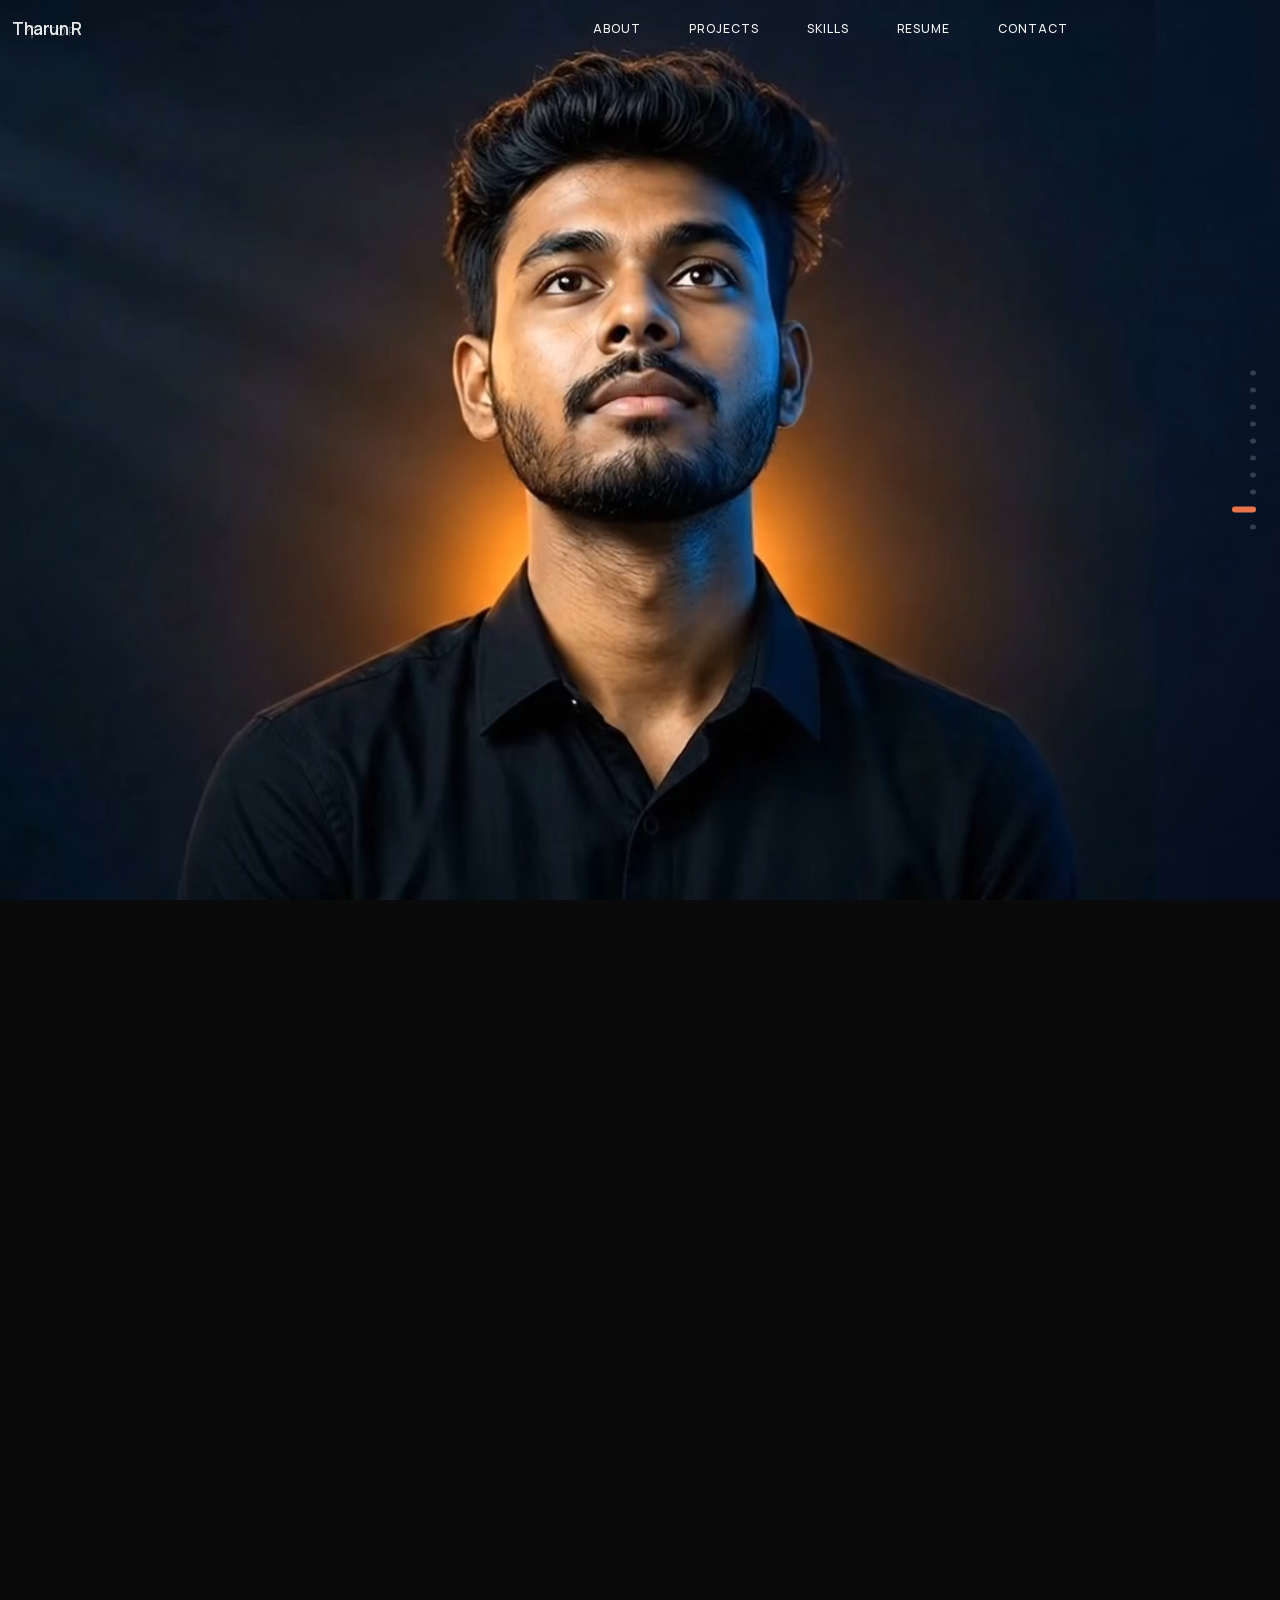
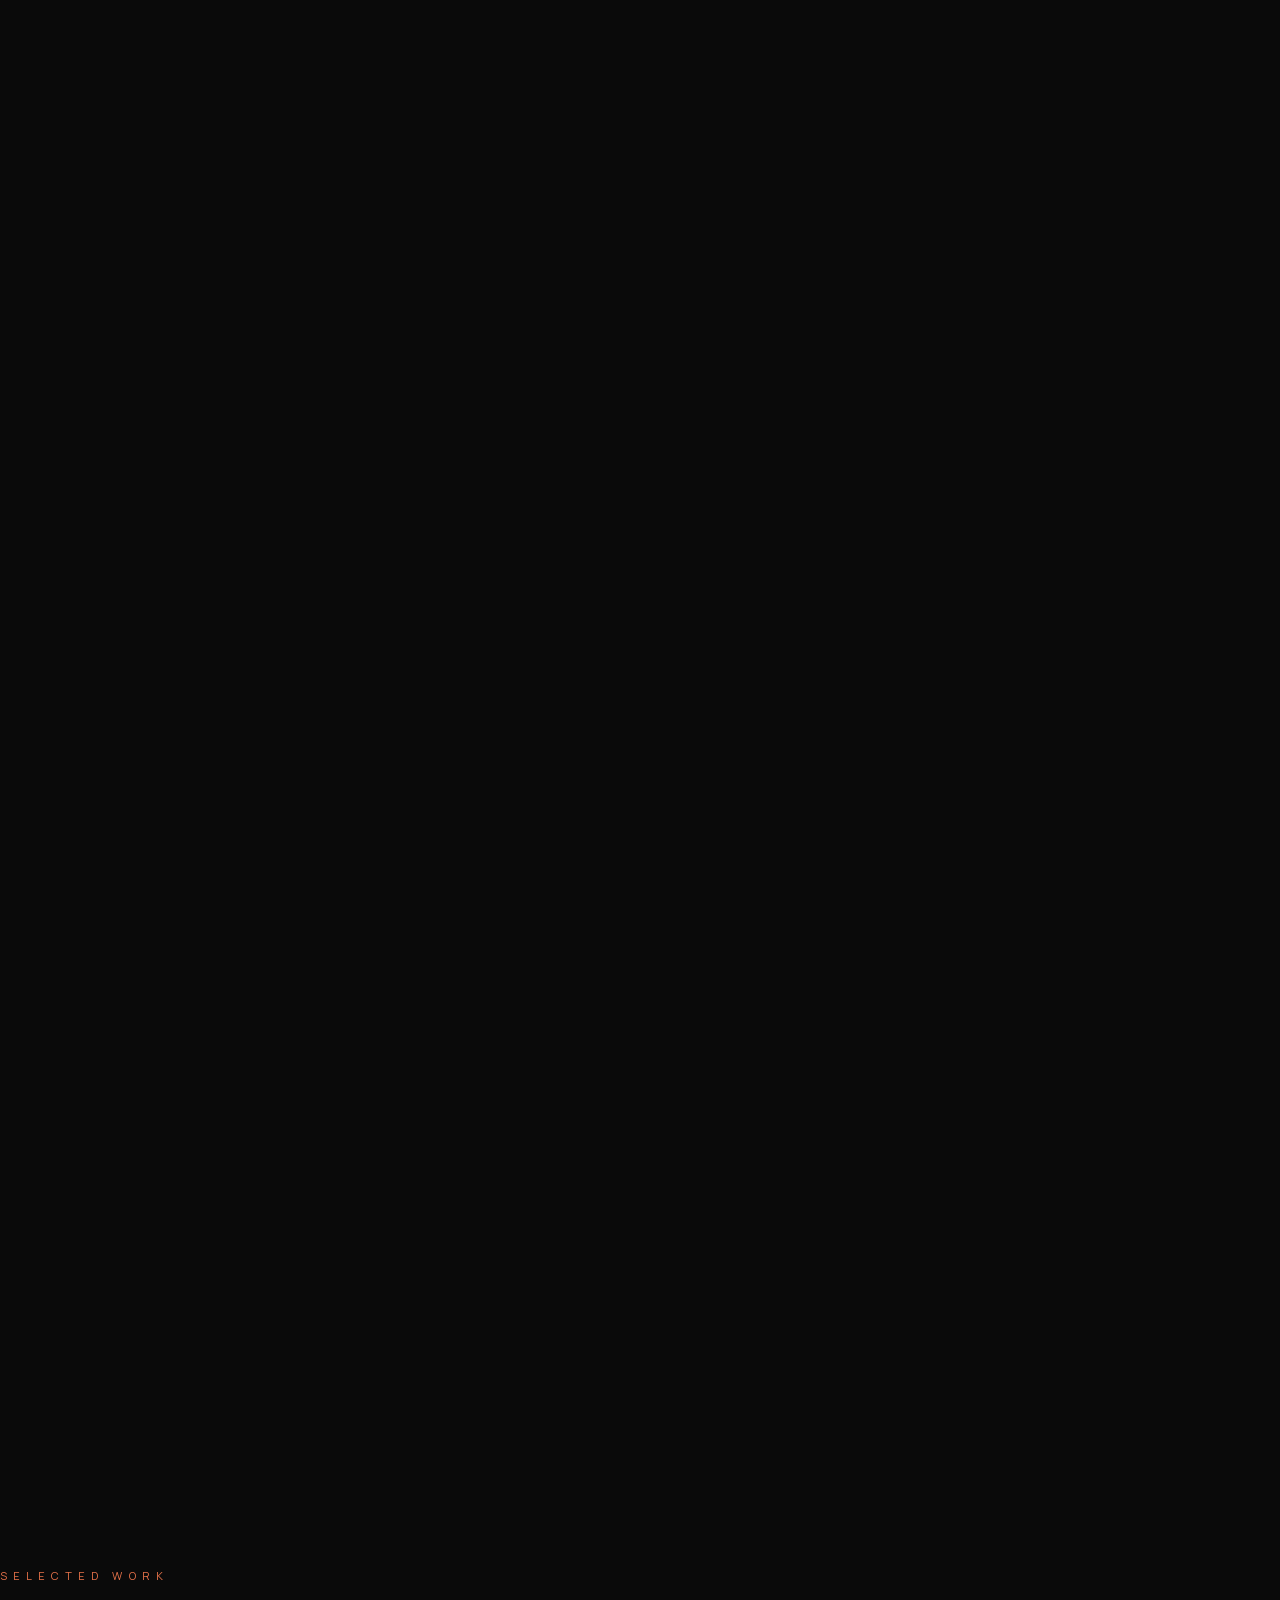
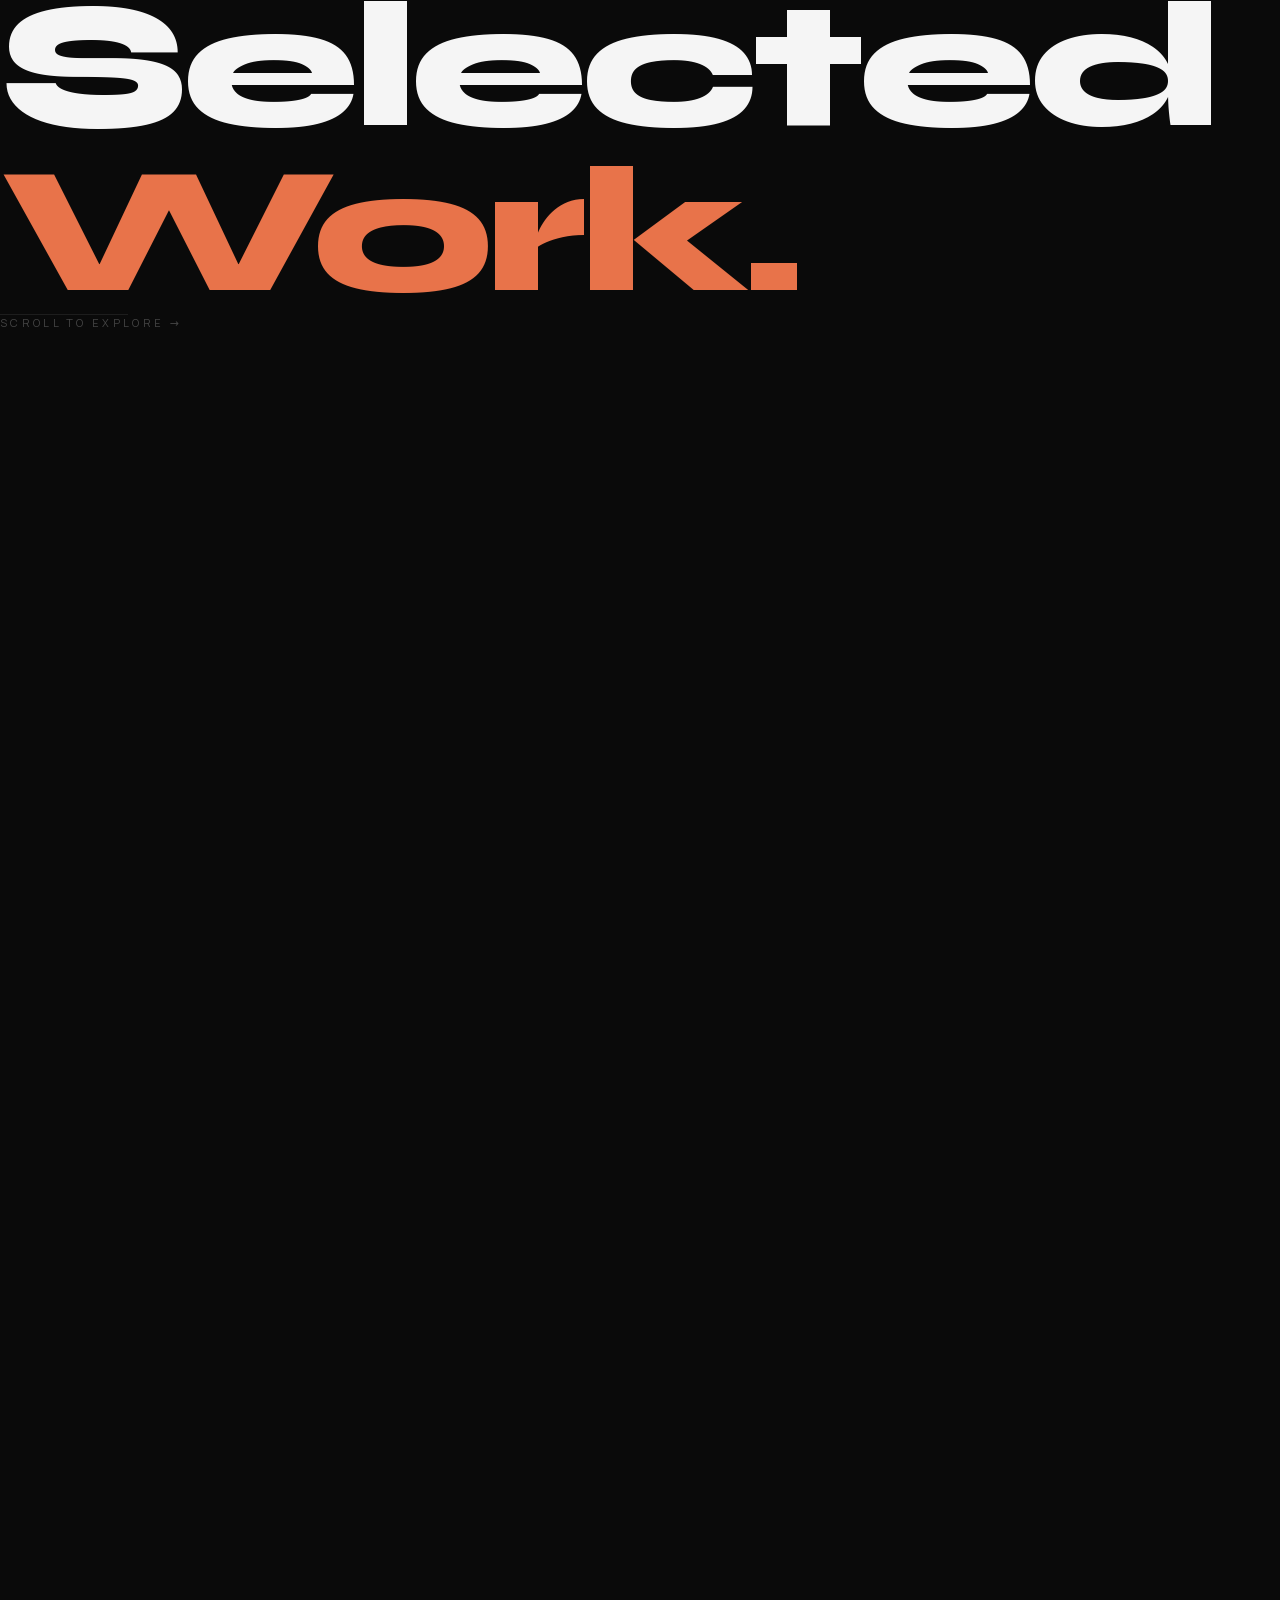
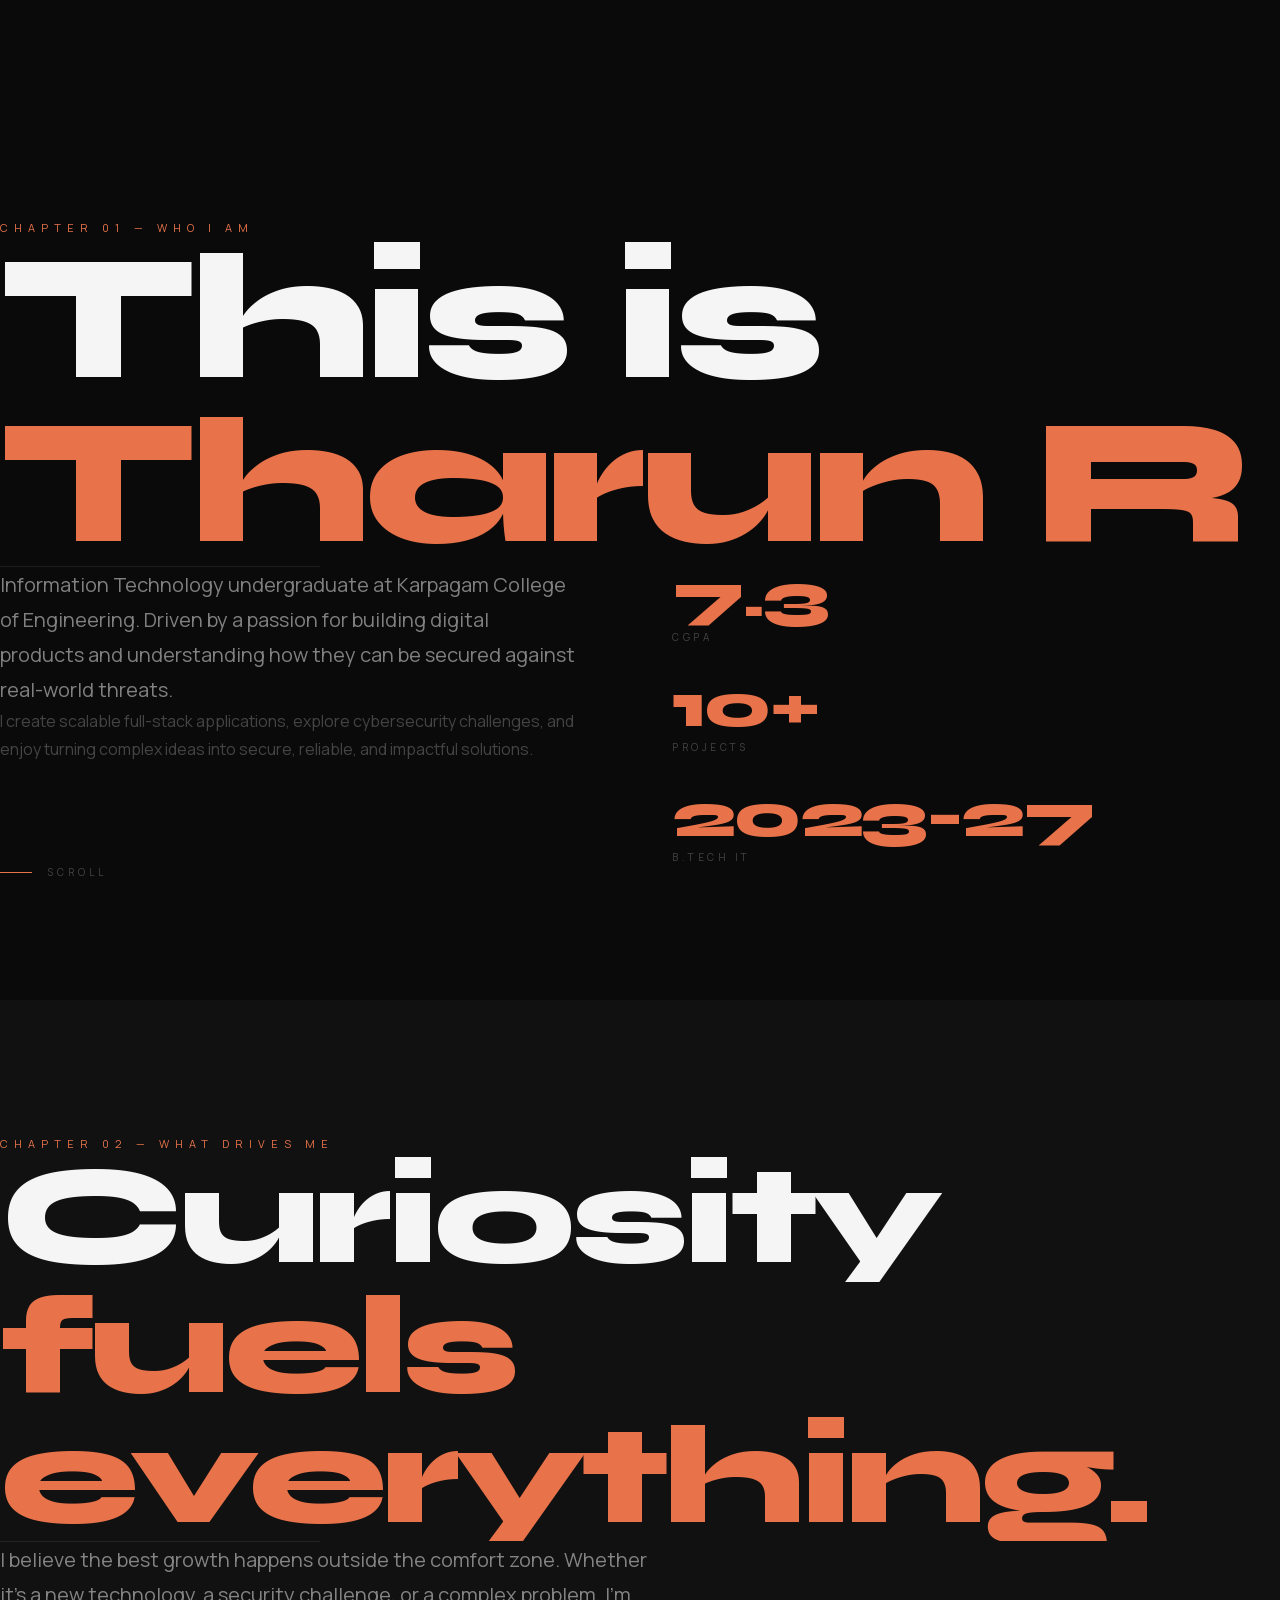
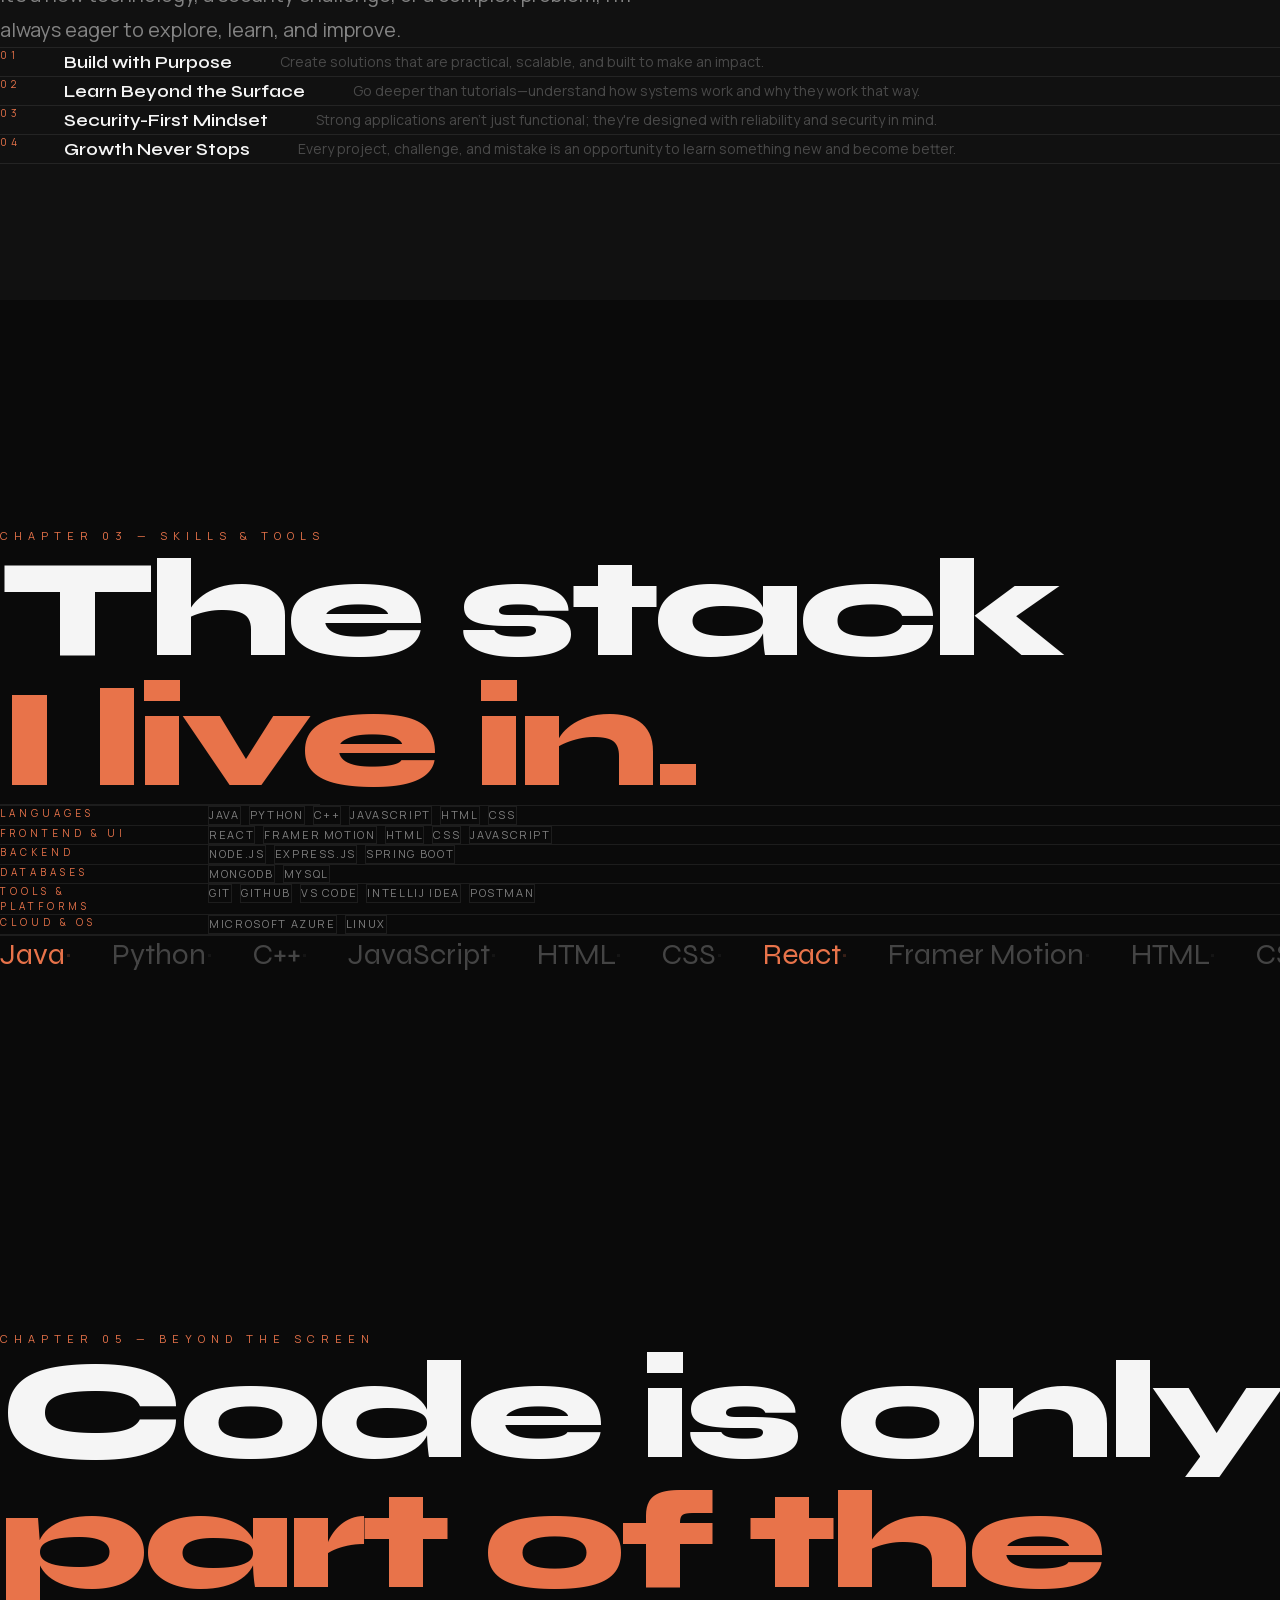
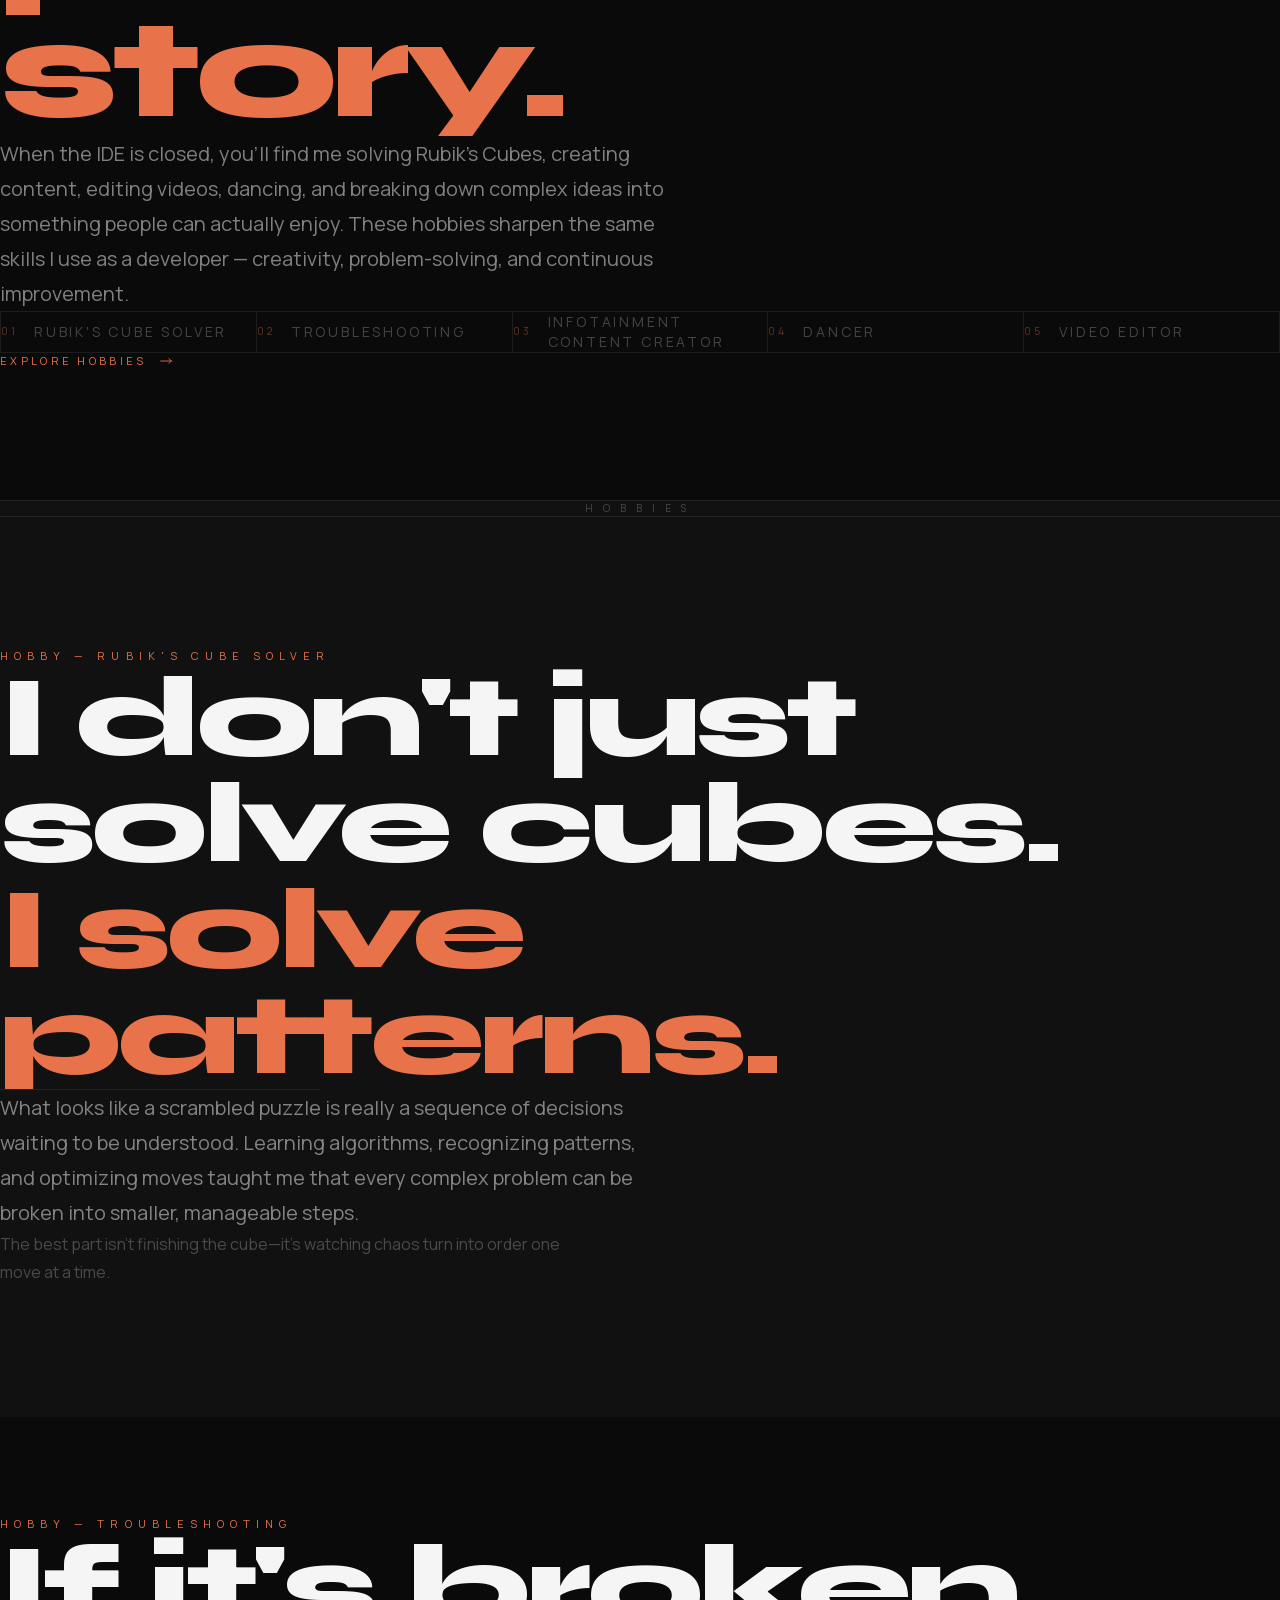
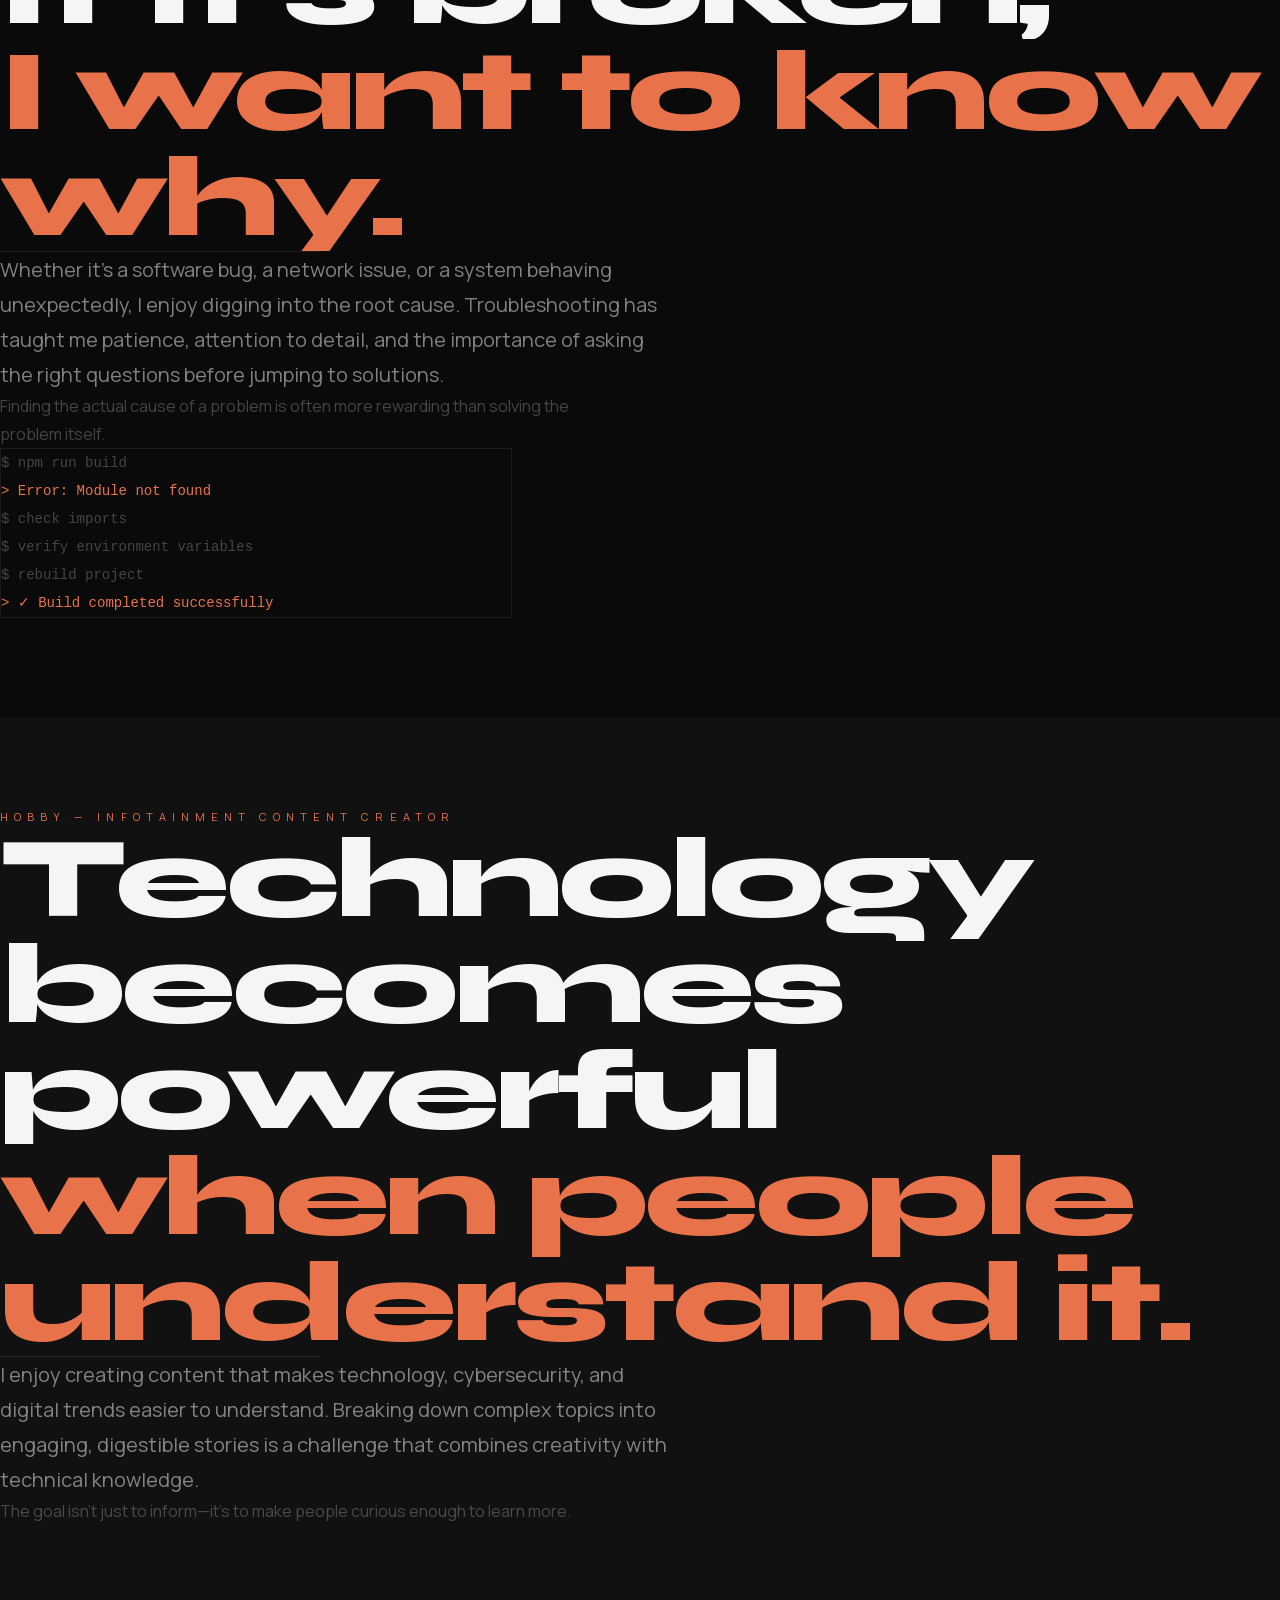
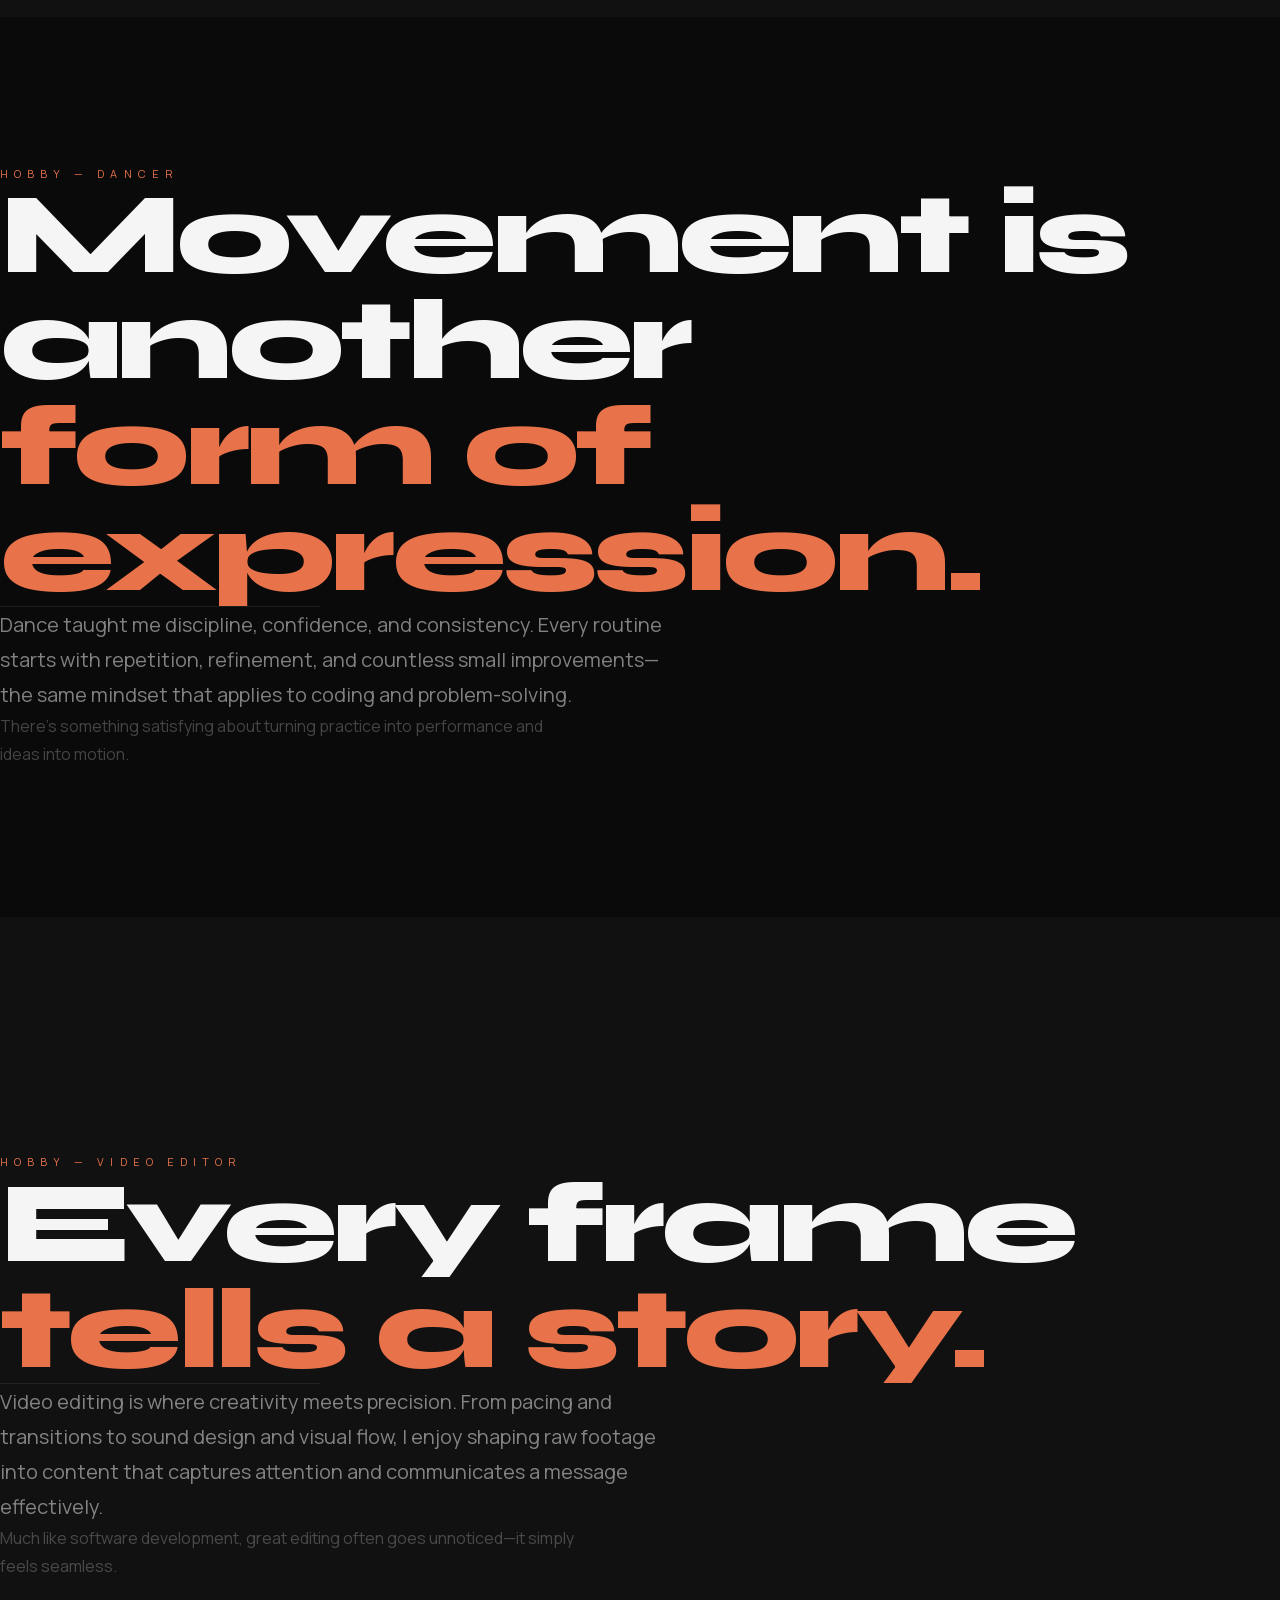
<file: index.html>
<!DOCTYPE html><html lang="en" class="inter_1f723c81-module__IDCEfG__variable syne_ea4e3d19-module__X3ZgDa__variable manrope_fe3276fa-module__yBl3bW__variable antialiased"><head><meta charSet="utf-8"/><meta name="viewport" content="width=device-width, initial-scale=1"/><link rel="preload" href="/_next/static/media/0c795a286deabae8-s.p.3vm0tq4e-zz_5.woff2" as="font" crossorigin="" type="font/woff2"/><link rel="preload" href="/_next/static/media/83afe278b6a6bb3c-s.p.2bn3s6zvc0dyp.woff2" as="font" crossorigin="" type="font/woff2"/><link rel="preload" href="/_next/static/media/a343f882a40d2cc9-s.p.1sj6eobyi31rd.woff2" as="font" crossorigin="" type="font/woff2"/><link rel="stylesheet" href="/_next/static/chunks/2lcr-iilw1v23.css" data-precedence="next"/><link rel="preload" as="script" fetchPriority="low" href="/_next/static/chunks/1jq4o6yq14o4c.js"/><script src="/_next/static/chunks/2imbn557mdp29.js" async=""></script><script src="/_next/static/chunks/3rxl-jt3pdxgx.js" async=""></script><script src="/_next/static/chunks/turbopack-0opnjlzilu2l3.js" async=""></script><script src="/_next/static/chunks/158myu8e_yme3.js" async=""></script><script src="/_next/static/chunks/0nxd-bt0hinrw.js" async=""></script><script src="/_next/static/chunks/3w20ykid9q76i.js" async=""></script><meta name="next-size-adjust" content=""/><meta name="google-site-verification" content="G21jdSW07mkG23FloQnURCX-c7nMBKP7o-Un88h4-Ls"/><title>Tharun R — Software Engineer</title><meta name="description" content="Portfolio of Tharun R — an aspiring Software Engineer skilled in full-stack development with Java, Spring Boot, React.js, Node.js, MongoDB, and MySQL. Building impactful technology solutions."/><meta name="author" content="Tharun R"/><meta name="keywords" content="software engineer,portfolio,full-stack developer,React,Spring Boot,Tharun R"/><meta property="og:title" content="Tharun R — Software Engineer"/><meta property="og:description" content="Aspiring Software Engineer building scalable full-stack applications and impactful technology solutions."/><meta property="og:type" content="website"/><meta name="twitter:card" content="summary"/><meta name="twitter:title" content="Tharun R — Software Engineer"/><meta name="twitter:description" content="Aspiring Software Engineer building scalable full-stack applications and impactful technology solutions."/><link rel="icon" href="/icon.png?icon.3om98dcrwc6n1.png" sizes="1029x1026" type="image/png"/><script src="/_next/static/chunks/0cz1d0mv5g_q7.js" noModule=""></script></head><body class="min-h-screen bg-background text-foreground font-sans overflow-x-hidden"><div hidden=""><!--$--><!--/$--></div><main class="relative"><div class="fixed top-6 left-6 z-[200]" style="opacity:0;transform:translateX(-20px)"><a href="#hero-sequence" class="flex items-center gap-2 text-white/40 hover:text-white/90 transition-colors duration-300 text-xs tracking-[0.2em] uppercase font-light"><svg width="16" height="16" fill="none" stroke="currentColor" viewBox="0 0 24 24"><path stroke-linecap="round" stroke-linejoin="round" stroke-width="1.5" d="M5 10l7-7m0 0l7 7m-7-7v18"></path></svg>Top</a></div><nav class="fixed right-6 top-1/2 -translate-y-1/2 z-[200] flex flex-col items-end gap-3" aria-label="Chapter navigation" style="opacity:0;transform:translateX(20px)"><div class="flex items-center gap-3"><a href="#who-i-am" aria-label="Jump to Who I Am" class="block" style="will-change:width, background-color"></a></div><div class="flex items-center gap-3"><a href="#what-drives-me" aria-label="Jump to What Drives Me" class="block" style="will-change:width, background-color"></a></div><div class="flex items-center gap-3"><a href="#skills-tools" aria-label="Jump to Skills &amp; Tools" class="block" style="will-change:width, background-color"></a></div><div class="flex items-center gap-3"><a href="#beyond-screen" aria-label="Jump to Beyond the Screen" class="block" style="will-change:width, background-color"></a></div><div class="flex items-center gap-3"><a href="#rubiks-cube-solver" aria-label="Jump to Rubik&#x27;s Cube Solver" class="block" style="will-change:width, background-color"></a></div><div class="flex items-center gap-3"><a href="#troubleshooting" aria-label="Jump to Troubleshooting" class="block" style="will-change:width, background-color"></a></div><div class="flex items-center gap-3"><a href="#infotainment-content-creator" aria-label="Jump to Content Creator" class="block" style="will-change:width, background-color"></a></div><div class="flex items-center gap-3"><a href="#dancer" aria-label="Jump to Dancer" class="block" style="will-change:width, background-color"></a></div><div class="flex items-center gap-3"><a href="#video-editor" aria-label="Jump to Video Editor" class="block" style="will-change:width, background-color"></a></div><div class="flex items-center gap-3"><a href="#philosophy" aria-label="Jump to Eager to Master" class="block" style="will-change:width, background-color"></a></div></nav><div class="md:hidden fixed bottom-0 left-0 right-0 z-[200] h-[2px] bg-white/5"><div class="h-full origin-left" style="background-color:#e8734a"></div></div><nav class="fixed top-0 left-0 right-0 z-[100]" style="opacity:0;transform:translateY(-100px)"><div class="mx-auto" style="max-width:1080px;padding:16px 12px 0"><div class="flex items-center justify-between px-2 py-2"><a href="#hero-sequence" class="group relative flex items-center gap-2 shrink-0"><span class="text-[15px] sm:text-[17px] font-semibold tracking-tight text-white/90">Tharun R</span></a><div class="hidden md:flex items-center ml-auto"><div class="relative"><ul class="flex items-center justify-center gap-4 sm:gap-8 md:gap-12"><a href="#who-i-am" class="py-2 relative duration-300 transition-colors hover:!text-primary text-primary"><div class="px-4 py-1.5 relative text-[12px] tracking-[0.08em] uppercase font-medium">About</div><div class="absolute bottom-0 left-0 right-0 w-full h-0.5 bg-primary"></div></a><a href="#projects" class="py-2 relative duration-300 transition-colors hover:!text-primary text-muted-foreground"><div class="px-4 py-1.5 relative text-[12px] tracking-[0.08em] uppercase font-medium">Projects</div></a><a href="#skills-tools" class="py-2 relative duration-300 transition-colors hover:!text-primary text-muted-foreground"><div class="px-4 py-1.5 relative text-[12px] tracking-[0.08em] uppercase font-medium">Skills</div></a><a href="/Tharun.pdf" download="" class="py-2 relative duration-300 transition-colors hover:!text-primary text-muted-foreground"><div class="px-4 py-1.5 relative text-[12px] tracking-[0.08em] uppercase font-medium">Resume</div></a><a href="#contact" class="py-2 relative duration-300 transition-colors hover:!text-primary text-muted-foreground"><div class="px-4 py-1.5 relative text-[12px] tracking-[0.08em] uppercase font-medium">Contact</div></a></ul></div></div><div class="flex md:hidden items-center gap-3 overflow-x-auto no-scrollbar ml-auto"><a href="#who-i-am" class="text-[11px] tracking-[0.15em] uppercase font-medium text-white/40 hover:text-primary transition-colors duration-300 whitespace-nowrap">About</a><a href="#projects" class="text-[11px] tracking-[0.15em] uppercase font-medium text-white/40 hover:text-primary transition-colors duration-300 whitespace-nowrap">Projects</a><a href="#skills-tools" class="text-[11px] tracking-[0.15em] uppercase font-medium text-white/40 hover:text-primary transition-colors duration-300 whitespace-nowrap">Skills</a><a href="/Tharun.pdf" download="" class="text-[11px] tracking-[0.15em] uppercase font-medium text-white/40 hover:text-primary transition-colors duration-300 whitespace-nowrap">Resume</a><a href="#contact" class="text-[11px] tracking-[0.15em] uppercase font-medium text-white/40 hover:text-primary transition-colors duration-300 whitespace-nowrap">Contact</a></div></div></div></nav><section id="hero-sequence" class="relative w-full" style="height:500vh"><div class="sticky top-0 h-screen w-full overflow-hidden"><div class="absolute inset-0 z-50 flex flex-col items-center justify-center gap-6 bg-[#0a0a12]"><div class="relative w-48 h-[2px] rounded-full overflow-hidden bg-white/[0.05]"><div class="loader-bar absolute inset-y-0 left-0 rounded-full" style="width:0%"></div></div><p class="text-xs tracking-[0.4em] uppercase text-white/30 font-light">Loading Experience — <!-- -->0<!-- -->%</p></div><canvas class="absolute inset-0 w-full h-full" style="opacity:0;transition:opacity 0.8s ease-out"></canvas><div class="absolute inset-0 z-10"><div class="w-full h-full relative"><div class="absolute inset-0 flex flex-col items-center justify-center text-center pointer-events-none" style="opacity:0;transform:translateY(60px) scale(0.95)"><div class="flex flex-col items-center gap-4 sm:gap-6"><p class="text-[10px] sm:text-xs tracking-[0.5em] uppercase font-light" style="color:var(--text-secondary);letter-spacing:0.5em">Portfolio 2026</p><h1 class="text-4xl sm:text-5xl md:text-7xl lg:text-8xl font-black leading-[0.9] tracking-tight" style="color:var(--text-primary)">Tharun R.</h1><p class="text-base sm:text-lg md:text-xl lg:text-2xl font-light tracking-[0.3em] uppercase mt-2" style="color:var(--text-secondary)">Aspiring Software Engineer</p><div class="mt-10 sm:mt-16 flex flex-col items-center gap-3"><div class="w-[1px] h-8 bg-gradient-to-b from-transparent via-white/30 to-white/50"></div><p class="text-[9px] tracking-[0.4em] uppercase text-white/20 font-light">Scroll</p></div></div></div><div class="absolute inset-0 flex flex-col items-start justify-center text-left px-8 sm:px-16 lg:px-24 pointer-events-none" style="opacity:0;transform:translateY(60px) scale(0.95)"><div class="max-w-2xl"><div class="w-10 h-[1px] mb-6" style="background:linear-gradient(90deg, var(--accent-warm), transparent)"></div><h2 class="text-3xl sm:text-4xl md:text-5xl lg:text-6xl font-bold leading-[1.1] tracking-tight whitespace-pre-line">Building scalable,
impactful apps.</h2></div></div><div class="absolute inset-0 flex flex-col items-end justify-center text-right px-8 sm:px-16 lg:px-24 pointer-events-none" style="opacity:0;transform:translateY(60px) scale(0.95)"><div class="max-w-2xl"><div class="w-10 h-[1px] mb-6" style="background:linear-gradient(90deg, var(--accent-warm), transparent);margin-left:auto"></div><h2 class="text-3xl sm:text-4xl md:text-5xl lg:text-6xl font-bold leading-[1.1] tracking-tight whitespace-pre-line">Full-stack from
idea to deploy.</h2></div></div><div class="absolute inset-0 flex flex-col items-center justify-center text-center pointer-events-none" style="opacity:0;transform:translateY(60px) scale(0.95)"><div class="flex flex-col items-center gap-4"><div class="w-12 h-[1px] bg-gradient-to-r from-transparent via-white/20 to-transparent"></div><p class="text-sm sm:text-base tracking-[0.3em] uppercase font-light" style="color:var(--text-secondary)">Scroll to explore.</p><div><svg class="w-5 h-5 text-white/30" fill="none" stroke="currentColor" viewBox="0 0 24 24"><path stroke-linecap="round" stroke-linejoin="round" stroke-width="1" d="M19 14l-7 7m0 0l-7-7m7 7V3"></path></svg></div></div></div></div></div></div></section><section id="projects" class="relative h-[400vh]"><div class="sticky top-0 h-screen flex items-center overflow-hidden"><div class="flex h-full gap-8 md:gap-12" style="transform:none"><div class="w-screen h-screen flex flex-col justify-center px-8 sm:px-16 lg:px-32 shrink-0"><p class="text-[11px] tracking-[0.55em] uppercase mb-8" style="color:var(--accent);font-family:var(--font-body);opacity:0;transform:translateY(16px)">Selected Work</p><div class="overflow-hidden mb-1"><h2 class="chapter-title leading-[0.88]" style="font-size:clamp(3.5rem, 14vw, 14rem);color:var(--text-primary);transform:translateY(100%)">Selected</h2></div><div class="overflow-hidden mb-10"><h2 class="chapter-title leading-[0.88]" style="font-size:clamp(3.5rem, 14vw, 14rem);color:var(--accent);transform:translateY(100%)">Work.</h2></div><div class="h-px w-32 origin-left mb-8" style="background:var(--border);transform:scaleX(0)"></div><p class="text-[11px] tracking-[0.3em] uppercase" style="color:var(--text-muted);font-family:var(--font-body);opacity:0">Scroll to explore →</p></div><div class="w-[88vw] sm:w-[72vw] md:w-[58vw] lg:w-[50vw] h-screen flex items-center shrink-0 py-8"><div class="w-full p-8 sm:p-10 border flex flex-col justify-start overflow-y-auto" style="border-color:var(--border);max-height:84vh"><div class="flex flex-wrap items-center gap-4 mb-8"><span class="text-[10px] tracking-[0.4em] uppercase" style="color:var(--text-muted);font-family:var(--font-body)">01</span><span class="text-[10px] tracking-[0.3em] uppercase" style="color:var(--text-muted);font-family:var(--font-body)">2026</span><span class="text-[10px] tracking-[0.3em] uppercase px-3 py-1 border" style="border-color:var(--border);color:var(--text-muted);font-family:var(--font-body)">AI Platform</span></div><h3 class="chapter-title mb-5" style="font-size:clamp(1.8rem, 4vw, 4.5rem);color:var(--text-primary);line-height:0.92">DEVFOLIO AI</h3><p class="body-copy text-sm sm:text-base leading-relaxed mb-7 max-w-lg" style="color:var(--text-secondary)">AI-Powered Developer Portfolio &amp; Resume Generator — a full-stack AI platform using React, Spring Boot, MongoDB, GitHub OAuth, and Google Gemini AI to automatically generate developer portfolios and resumes from GitHub repositories. Reduces manual profile-building effort by 70%.</p><div class="flex flex-wrap gap-2 mb-8"><span class="text-[10px] tracking-[0.15em] uppercase px-2.5 py-1 border" style="border-color:var(--border);color:var(--text-muted);font-family:var(--font-body)">React</span><span class="text-[10px] tracking-[0.15em] uppercase px-2.5 py-1 border" style="border-color:var(--border);color:var(--text-muted);font-family:var(--font-body)">Spring Boot</span><span class="text-[10px] tracking-[0.15em] uppercase px-2.5 py-1 border" style="border-color:var(--border);color:var(--text-muted);font-family:var(--font-body)">MongoDB</span><span class="text-[10px] tracking-[0.15em] uppercase px-2.5 py-1 border" style="border-color:var(--border);color:var(--text-muted);font-family:var(--font-body)">GitHub OAuth</span><span class="text-[10px] tracking-[0.15em] uppercase px-2.5 py-1 border" style="border-color:var(--border);color:var(--text-muted);font-family:var(--font-body)">Google Gemini AI</span></div><a href="https://github.com/tharunprinz" target="_blank" rel="noopener noreferrer" class="text-[11px] tracking-[0.2em] uppercase cursor-pointer transition-opacity duration-200 hover:opacity-60" style="color:var(--accent);font-family:var(--font-body)">View on GitHub →</a></div></div><div class="w-[88vw] sm:w-[72vw] md:w-[58vw] lg:w-[50vw] h-screen flex items-center shrink-0 py-8"><div class="w-full p-8 sm:p-10 border flex flex-col justify-start overflow-y-auto" style="border-color:var(--border);max-height:84vh"><div class="flex flex-wrap items-center gap-4 mb-8"><span class="text-[10px] tracking-[0.4em] uppercase" style="color:var(--text-muted);font-family:var(--font-body)">02</span><span class="text-[10px] tracking-[0.3em] uppercase" style="color:var(--text-muted);font-family:var(--font-body)">2025</span><span class="text-[10px] tracking-[0.3em] uppercase px-3 py-1 border" style="border-color:var(--border);color:var(--text-muted);font-family:var(--font-body)">Security Tool</span></div><h3 class="chapter-title mb-5" style="font-size:clamp(1.8rem, 4vw, 4.5rem);color:var(--text-primary);line-height:0.92">GITPEN-AI</h3><p class="body-copy text-sm sm:text-base leading-relaxed mb-7 max-w-lg" style="color:var(--text-secondary)">AI-Powered GitHub Repository Analyzer — an AI-powered GitHub security scanner using React, Node.js, MongoDB, Gemini AI, and Groq API. Reduces manual code review effort by 60% with security scoring, AI-based file analysis, and caching that improves scan speed by 40%.</p><div class="flex flex-wrap gap-2 mb-8"><span class="text-[10px] tracking-[0.15em] uppercase px-2.5 py-1 border" style="border-color:var(--border);color:var(--text-muted);font-family:var(--font-body)">React</span><span class="text-[10px] tracking-[0.15em] uppercase px-2.5 py-1 border" style="border-color:var(--border);color:var(--text-muted);font-family:var(--font-body)">Node.js</span><span class="text-[10px] tracking-[0.15em] uppercase px-2.5 py-1 border" style="border-color:var(--border);color:var(--text-muted);font-family:var(--font-body)">MongoDB</span><span class="text-[10px] tracking-[0.15em] uppercase px-2.5 py-1 border" style="border-color:var(--border);color:var(--text-muted);font-family:var(--font-body)">Gemini AI</span><span class="text-[10px] tracking-[0.15em] uppercase px-2.5 py-1 border" style="border-color:var(--border);color:var(--text-muted);font-family:var(--font-body)">Groq API</span></div><a href="https://github.com/tharunprinz" target="_blank" rel="noopener noreferrer" class="text-[11px] tracking-[0.2em] uppercase cursor-pointer transition-opacity duration-200 hover:opacity-60" style="color:var(--accent);font-family:var(--font-body)">View on GitHub →</a></div></div><div class="w-[88vw] sm:w-[72vw] md:w-[58vw] lg:w-[50vw] h-screen flex items-center shrink-0 py-8"><div class="w-full p-8 sm:p-10 border flex flex-col justify-start overflow-y-auto" style="border-color:var(--border);max-height:84vh"><div class="flex flex-wrap items-center gap-4 mb-8"><span class="text-[10px] tracking-[0.4em] uppercase" style="color:var(--text-muted);font-family:var(--font-body)">03</span><span class="text-[10px] tracking-[0.3em] uppercase" style="color:var(--text-muted);font-family:var(--font-body)">2025</span><span class="text-[10px] tracking-[0.3em] uppercase px-3 py-1 border" style="border-color:var(--border);color:var(--text-muted);font-family:var(--font-body)">Web Application</span></div><h3 class="chapter-title mb-5" style="font-size:clamp(1.8rem, 4vw, 4.5rem);color:var(--text-primary);line-height:0.92">Snack Box</h3><p class="body-copy text-sm sm:text-base leading-relaxed mb-7 max-w-lg" style="color:var(--text-secondary)">Smart food ordering platform with billing, QR payments, and admin analytics. Modern food ordering website built with React &amp; Vite featuring menu management, shopping cart, QR code payments, bill printing, sales reports, and responsive design.</p><div class="flex flex-wrap gap-2 mb-8"><span class="text-[10px] tracking-[0.15em] uppercase px-2.5 py-1 border" style="border-color:var(--border);color:var(--text-muted);font-family:var(--font-body)">React</span><span class="text-[10px] tracking-[0.15em] uppercase px-2.5 py-1 border" style="border-color:var(--border);color:var(--text-muted);font-family:var(--font-body)">Vite</span><span class="text-[10px] tracking-[0.15em] uppercase px-2.5 py-1 border" style="border-color:var(--border);color:var(--text-muted);font-family:var(--font-body)">QR Payments</span><span class="text-[10px] tracking-[0.15em] uppercase px-2.5 py-1 border" style="border-color:var(--border);color:var(--text-muted);font-family:var(--font-body)">Admin Analytics</span></div><a href="https://github.com/tharunprinz/Snacks-Box" target="_blank" rel="noopener noreferrer" class="text-[11px] tracking-[0.2em] uppercase cursor-pointer transition-opacity duration-200 hover:opacity-60" style="color:var(--accent);font-family:var(--font-body)">View on GitHub →</a></div></div><div class="w-[8vw] shrink-0"></div></div></div></section><section id="who-i-am" class="chapter-section flex-col justify-center overflow-hidden" style="background:var(--bg-primary);min-height:100svh"><div class="relative z-10 w-full px-4 sm:px-10 lg:px-16 py-20 flex flex-col justify-center" style="transform:none"><p class="text-[11px] tracking-[0.55em] uppercase mb-8" style="color:var(--accent);font-family:var(--font-body);opacity:0;transform:translateY(16px)">Chapter 01 — Who I Am</p><div class="overflow-hidden mb-2"><h1 class="chapter-title leading-[0.88]" style="font-size:clamp(3.5rem, 14vw, 14rem);color:var(--text-primary);transform:translateY(100%)">This is</h1></div><div class="overflow-hidden mb-10"><h1 class="chapter-title leading-[0.88]" style="font-size:clamp(3.5rem, 14vw, 14rem);color:var(--accent);transform:translateY(100%)">Tharun R</h1></div><div class="h-px w-full max-w-xs mb-10 origin-left" style="background:var(--border);transform:scaleX(0)"></div><div class="flex flex-col lg:flex-row gap-10 lg:gap-24 max-w-6xl"><div class="flex-1 max-w-xl" style="opacity:0;transform:translateY(24px)"><p class="body-copy text-lg sm:text-xl leading-relaxed mb-4" style="color:var(--text-secondary)">Information Technology undergraduate at Karpagam College of Engineering. Driven by a passion for building digital products and understanding how they can be secured against real-world threats.</p><p class="body-copy text-base leading-relaxed" style="color:var(--text-muted)">I create scalable full-stack applications, explore cybersecurity challenges, and enjoy turning complex ideas into secure, reliable, and impactful solutions.</p></div><div class="flex flex-row lg:flex-col gap-10 lg:gap-8 shrink-0" style="opacity:0;transform:translateY(24px)"><div class="flex flex-col gap-1"><span class="chapter-title" style="font-size:clamp(2rem, 5vw, 4rem);color:var(--accent)">7.3</span><span class="text-[10px] tracking-[0.35em] uppercase" style="color:var(--text-muted);font-family:var(--font-body)">CGPA</span></div><div class="flex flex-col gap-1"><span class="chapter-title" style="font-size:clamp(2rem, 5vw, 4rem);color:var(--accent)">10+</span><span class="text-[10px] tracking-[0.35em] uppercase" style="color:var(--text-muted);font-family:var(--font-body)">Projects</span></div><div class="flex flex-col gap-1"><span class="chapter-title" style="font-size:clamp(2rem, 5vw, 4rem);color:var(--accent)">2023-27</span><span class="text-[10px] tracking-[0.35em] uppercase" style="color:var(--text-muted);font-family:var(--font-body)">B.Tech IT</span></div></div></div><div class="mt-16 flex items-center gap-4" style="opacity:0"><div class="w-8 h-px" style="background:var(--accent)"></div><span class="text-[10px] tracking-[0.4em] uppercase" style="color:var(--text-muted);font-family:var(--font-body)">Scroll</span></div></div></section><section id="what-drives-me" class="chapter-section flex-col justify-center overflow-hidden" style="background:var(--bg-surface);min-height:100svh"><div class="relative z-10 w-full px-4 sm:px-10 lg:px-16 py-20 flex flex-col justify-center"><p class="text-[11px] tracking-[0.55em] uppercase mb-8" style="color:var(--accent);font-family:var(--font-body);opacity:0;transform:translateY(16px)">Chapter 02 — What Drives Me</p><div class="overflow-hidden mb-2"><h2 class="chapter-title leading-[0.88]" style="font-size:clamp(3rem, 11vw, 11rem);color:var(--text-primary);transform:translateY(100%)">Curiosity</h2></div><div class="overflow-hidden mb-10"><h2 class="chapter-title leading-[0.88]" style="font-size:clamp(3rem, 11vw, 11rem);color:var(--accent);transform:translateY(100%)">fuels everything.</h2></div><div class="h-px w-full max-w-xs mb-12 origin-left" style="background:var(--border);transform:scaleX(0)"></div><p class="body-copy text-lg sm:text-xl max-w-2xl mb-16" style="color:var(--text-secondary);opacity:0;transform:translateY(20px)">I believe the best growth happens outside the comfort zone. Whether it&#x27;s a new technology, a security challenge, or a complex problem, I&#x27;m always eager to explore, learn, and improve.</p><div class="w-full border-t" style="border-color:var(--border)"><div class="flex items-start gap-8 py-6 border-b" style="border-color:var(--border);opacity:0;transform:translateY(20px)"><span class="text-[10px] tracking-[0.35em] uppercase pt-1 w-8 shrink-0" style="color:var(--accent);font-family:var(--font-body)">01</span><div class="flex flex-col sm:flex-row sm:items-center gap-2 sm:gap-12 flex-1"><h3 class="text-base sm:text-lg font-semibold shrink-0" style="color:var(--text-primary);font-family:var(--font-display)">Build with Purpose</h3><p class="body-copy text-sm" style="color:var(--text-muted)">Create solutions that are practical, scalable, and built to make an impact.</p></div></div><div class="flex items-start gap-8 py-6 border-b" style="border-color:var(--border);opacity:0;transform:translateY(20px)"><span class="text-[10px] tracking-[0.35em] uppercase pt-1 w-8 shrink-0" style="color:var(--accent);font-family:var(--font-body)">02</span><div class="flex flex-col sm:flex-row sm:items-center gap-2 sm:gap-12 flex-1"><h3 class="text-base sm:text-lg font-semibold shrink-0" style="color:var(--text-primary);font-family:var(--font-display)">Learn Beyond the Surface</h3><p class="body-copy text-sm" style="color:var(--text-muted)">Go deeper than tutorials—understand how systems work and why they work that way.</p></div></div><div class="flex items-start gap-8 py-6 border-b" style="border-color:var(--border);opacity:0;transform:translateY(20px)"><span class="text-[10px] tracking-[0.35em] uppercase pt-1 w-8 shrink-0" style="color:var(--accent);font-family:var(--font-body)">03</span><div class="flex flex-col sm:flex-row sm:items-center gap-2 sm:gap-12 flex-1"><h3 class="text-base sm:text-lg font-semibold shrink-0" style="color:var(--text-primary);font-family:var(--font-display)">Security-First Mindset</h3><p class="body-copy text-sm" style="color:var(--text-muted)">Strong applications aren&#x27;t just functional; they&#x27;re designed with reliability and security in mind.</p></div></div><div class="flex items-start gap-8 py-6 border-b" style="border-color:var(--border);opacity:0;transform:translateY(20px)"><span class="text-[10px] tracking-[0.35em] uppercase pt-1 w-8 shrink-0" style="color:var(--accent);font-family:var(--font-body)">04</span><div class="flex flex-col sm:flex-row sm:items-center gap-2 sm:gap-12 flex-1"><h3 class="text-base sm:text-lg font-semibold shrink-0" style="color:var(--text-primary);font-family:var(--font-display)">Growth Never Stops</h3><p class="body-copy text-sm" style="color:var(--text-muted)">Every project, challenge, and mistake is an opportunity to learn something new and become better.</p></div></div></div></div></section><section id="skills-tools" class="chapter-section flex-col justify-center overflow-hidden" style="background:var(--bg-primary);min-height:100svh"><div class="relative z-10 w-full px-4 sm:px-10 lg:px-16 py-20 flex flex-col justify-center"><p class="text-[11px] tracking-[0.55em] uppercase mb-8" style="color:var(--accent);font-family:var(--font-body);opacity:0;transform:translateY(16px)">Chapter 03 — Skills &amp; Tools</p><div class="overflow-hidden mb-2"><h2 class="chapter-title leading-[0.88]" style="font-size:clamp(3rem, 11vw, 11rem);color:var(--text-primary);transform:translateY(100%)">The stack</h2></div><div class="overflow-hidden mb-12"><h2 class="chapter-title leading-[0.88]" style="font-size:clamp(3rem, 11vw, 11rem);color:var(--accent);transform:translateY(100%)">I live in.</h2></div><div class="h-px w-full max-w-xs mb-14 origin-left" style="background:var(--border);transform:scaleX(0)"></div><div class="w-full border-t mb-0" style="border-color:var(--border)"><div class="flex flex-col sm:flex-row sm:items-start gap-4 sm:gap-16 py-5 border-b" style="border-color:var(--border);opacity:0;transform:translateY(16px)"><span class="text-[10px] tracking-[0.4em] uppercase shrink-0 w-36 pt-0.5" style="color:var(--accent);font-family:var(--font-body)">Languages</span><div class="flex flex-wrap gap-2"><span class="text-[11px] tracking-[0.15em] uppercase px-3 py-1.5 border" style="border-color:var(--border);color:var(--text-secondary);font-family:var(--font-body)">Java</span><span class="text-[11px] tracking-[0.15em] uppercase px-3 py-1.5 border" style="border-color:var(--border);color:var(--text-secondary);font-family:var(--font-body)">Python</span><span class="text-[11px] tracking-[0.15em] uppercase px-3 py-1.5 border" style="border-color:var(--border);color:var(--text-secondary);font-family:var(--font-body)">C++</span><span class="text-[11px] tracking-[0.15em] uppercase px-3 py-1.5 border" style="border-color:var(--border);color:var(--text-secondary);font-family:var(--font-body)">JavaScript</span><span class="text-[11px] tracking-[0.15em] uppercase px-3 py-1.5 border" style="border-color:var(--border);color:var(--text-secondary);font-family:var(--font-body)">HTML</span><span class="text-[11px] tracking-[0.15em] uppercase px-3 py-1.5 border" style="border-color:var(--border);color:var(--text-secondary);font-family:var(--font-body)">CSS</span></div></div><div class="flex flex-col sm:flex-row sm:items-start gap-4 sm:gap-16 py-5 border-b" style="border-color:var(--border);opacity:0;transform:translateY(16px)"><span class="text-[10px] tracking-[0.4em] uppercase shrink-0 w-36 pt-0.5" style="color:var(--accent);font-family:var(--font-body)">Frontend &amp; UI</span><div class="flex flex-wrap gap-2"><span class="text-[11px] tracking-[0.15em] uppercase px-3 py-1.5 border" style="border-color:var(--border);color:var(--text-secondary);font-family:var(--font-body)">React</span><span class="text-[11px] tracking-[0.15em] uppercase px-3 py-1.5 border" style="border-color:var(--border);color:var(--text-secondary);font-family:var(--font-body)">Framer Motion</span><span class="text-[11px] tracking-[0.15em] uppercase px-3 py-1.5 border" style="border-color:var(--border);color:var(--text-secondary);font-family:var(--font-body)">HTML</span><span class="text-[11px] tracking-[0.15em] uppercase px-3 py-1.5 border" style="border-color:var(--border);color:var(--text-secondary);font-family:var(--font-body)">CSS</span><span class="text-[11px] tracking-[0.15em] uppercase px-3 py-1.5 border" style="border-color:var(--border);color:var(--text-secondary);font-family:var(--font-body)">JavaScript</span></div></div><div class="flex flex-col sm:flex-row sm:items-start gap-4 sm:gap-16 py-5 border-b" style="border-color:var(--border);opacity:0;transform:translateY(16px)"><span class="text-[10px] tracking-[0.4em] uppercase shrink-0 w-36 pt-0.5" style="color:var(--accent);font-family:var(--font-body)">Backend</span><div class="flex flex-wrap gap-2"><span class="text-[11px] tracking-[0.15em] uppercase px-3 py-1.5 border" style="border-color:var(--border);color:var(--text-secondary);font-family:var(--font-body)">Node.js</span><span class="text-[11px] tracking-[0.15em] uppercase px-3 py-1.5 border" style="border-color:var(--border);color:var(--text-secondary);font-family:var(--font-body)">Express.js</span><span class="text-[11px] tracking-[0.15em] uppercase px-3 py-1.5 border" style="border-color:var(--border);color:var(--text-secondary);font-family:var(--font-body)">Spring Boot</span></div></div><div class="flex flex-col sm:flex-row sm:items-start gap-4 sm:gap-16 py-5 border-b" style="border-color:var(--border);opacity:0;transform:translateY(16px)"><span class="text-[10px] tracking-[0.4em] uppercase shrink-0 w-36 pt-0.5" style="color:var(--accent);font-family:var(--font-body)">Databases</span><div class="flex flex-wrap gap-2"><span class="text-[11px] tracking-[0.15em] uppercase px-3 py-1.5 border" style="border-color:var(--border);color:var(--text-secondary);font-family:var(--font-body)">MongoDB</span><span class="text-[11px] tracking-[0.15em] uppercase px-3 py-1.5 border" style="border-color:var(--border);color:var(--text-secondary);font-family:var(--font-body)">MySQL</span></div></div><div class="flex flex-col sm:flex-row sm:items-start gap-4 sm:gap-16 py-5 border-b" style="border-color:var(--border);opacity:0;transform:translateY(16px)"><span class="text-[10px] tracking-[0.4em] uppercase shrink-0 w-36 pt-0.5" style="color:var(--accent);font-family:var(--font-body)">Tools &amp; Platforms</span><div class="flex flex-wrap gap-2"><span class="text-[11px] tracking-[0.15em] uppercase px-3 py-1.5 border" style="border-color:var(--border);color:var(--text-secondary);font-family:var(--font-body)">Git</span><span class="text-[11px] tracking-[0.15em] uppercase px-3 py-1.5 border" style="border-color:var(--border);color:var(--text-secondary);font-family:var(--font-body)">GitHub</span><span class="text-[11px] tracking-[0.15em] uppercase px-3 py-1.5 border" style="border-color:var(--border);color:var(--text-secondary);font-family:var(--font-body)">VS Code</span><span class="text-[11px] tracking-[0.15em] uppercase px-3 py-1.5 border" style="border-color:var(--border);color:var(--text-secondary);font-family:var(--font-body)">IntelliJ IDEA</span><span class="text-[11px] tracking-[0.15em] uppercase px-3 py-1.5 border" style="border-color:var(--border);color:var(--text-secondary);font-family:var(--font-body)">Postman</span></div></div><div class="flex flex-col sm:flex-row sm:items-start gap-4 sm:gap-16 py-5 border-b" style="border-color:var(--border);opacity:0;transform:translateY(16px)"><span class="text-[10px] tracking-[0.4em] uppercase shrink-0 w-36 pt-0.5" style="color:var(--accent);font-family:var(--font-body)">Cloud &amp; OS</span><div class="flex flex-wrap gap-2"><span class="text-[11px] tracking-[0.15em] uppercase px-3 py-1.5 border" style="border-color:var(--border);color:var(--text-secondary);font-family:var(--font-body)">Microsoft Azure</span><span class="text-[11px] tracking-[0.15em] uppercase px-3 py-1.5 border" style="border-color:var(--border);color:var(--text-secondary);font-family:var(--font-body)">Linux</span></div></div></div></div><div class="w-full overflow-hidden py-5 border-t" style="border-color:var(--border);opacity:0"><div class="flex w-max gap-10 animate-ticker"><span class="text-2xl sm:text-3xl font-light shrink-0 whitespace-nowrap" style="color:var(--accent);font-family:var(--font-display)">Java<span class="mx-5 opacity-20">·</span></span><span class="text-2xl sm:text-3xl font-light shrink-0 whitespace-nowrap" style="color:var(--text-muted);font-family:var(--font-display)">Python<span class="mx-5 opacity-20">·</span></span><span class="text-2xl sm:text-3xl font-light shrink-0 whitespace-nowrap" style="color:var(--text-muted);font-family:var(--font-display)">C++<span class="mx-5 opacity-20">·</span></span><span class="text-2xl sm:text-3xl font-light shrink-0 whitespace-nowrap" style="color:var(--text-muted);font-family:var(--font-display)">JavaScript<span class="mx-5 opacity-20">·</span></span><span class="text-2xl sm:text-3xl font-light shrink-0 whitespace-nowrap" style="color:var(--text-muted);font-family:var(--font-display)">HTML<span class="mx-5 opacity-20">·</span></span><span class="text-2xl sm:text-3xl font-light shrink-0 whitespace-nowrap" style="color:var(--text-muted);font-family:var(--font-display)">CSS<span class="mx-5 opacity-20">·</span></span><span class="text-2xl sm:text-3xl font-light shrink-0 whitespace-nowrap" style="color:var(--accent);font-family:var(--font-display)">React<span class="mx-5 opacity-20">·</span></span><span class="text-2xl sm:text-3xl font-light shrink-0 whitespace-nowrap" style="color:var(--text-muted);font-family:var(--font-display)">Framer Motion<span class="mx-5 opacity-20">·</span></span><span class="text-2xl sm:text-3xl font-light shrink-0 whitespace-nowrap" style="color:var(--text-muted);font-family:var(--font-display)">HTML<span class="mx-5 opacity-20">·</span></span><span class="text-2xl sm:text-3xl font-light shrink-0 whitespace-nowrap" style="color:var(--text-muted);font-family:var(--font-display)">CSS<span class="mx-5 opacity-20">·</span></span><span class="text-2xl sm:text-3xl font-light shrink-0 whitespace-nowrap" style="color:var(--text-muted);font-family:var(--font-display)">JavaScript<span class="mx-5 opacity-20">·</span></span><span class="text-2xl sm:text-3xl font-light shrink-0 whitespace-nowrap" style="color:var(--text-muted);font-family:var(--font-display)">Node.js<span class="mx-5 opacity-20">·</span></span><span class="text-2xl sm:text-3xl font-light shrink-0 whitespace-nowrap" style="color:var(--accent);font-family:var(--font-display)">Express.js<span class="mx-5 opacity-20">·</span></span><span class="text-2xl sm:text-3xl font-light shrink-0 whitespace-nowrap" style="color:var(--text-muted);font-family:var(--font-display)">Spring Boot<span class="mx-5 opacity-20">·</span></span><span class="text-2xl sm:text-3xl font-light shrink-0 whitespace-nowrap" style="color:var(--text-muted);font-family:var(--font-display)">MongoDB<span class="mx-5 opacity-20">·</span></span><span class="text-2xl sm:text-3xl font-light shrink-0 whitespace-nowrap" style="color:var(--text-muted);font-family:var(--font-display)">MySQL<span class="mx-5 opacity-20">·</span></span><span class="text-2xl sm:text-3xl font-light shrink-0 whitespace-nowrap" style="color:var(--text-muted);font-family:var(--font-display)">Git<span class="mx-5 opacity-20">·</span></span><span class="text-2xl sm:text-3xl font-light shrink-0 whitespace-nowrap" style="color:var(--text-muted);font-family:var(--font-display)">GitHub<span class="mx-5 opacity-20">·</span></span><span class="text-2xl sm:text-3xl font-light shrink-0 whitespace-nowrap" style="color:var(--accent);font-family:var(--font-display)">VS Code<span class="mx-5 opacity-20">·</span></span><span class="text-2xl sm:text-3xl font-light shrink-0 whitespace-nowrap" style="color:var(--text-muted);font-family:var(--font-display)">IntelliJ IDEA<span class="mx-5 opacity-20">·</span></span><span class="text-2xl sm:text-3xl font-light shrink-0 whitespace-nowrap" style="color:var(--text-muted);font-family:var(--font-display)">Postman<span class="mx-5 opacity-20">·</span></span><span class="text-2xl sm:text-3xl font-light shrink-0 whitespace-nowrap" style="color:var(--text-muted);font-family:var(--font-display)">Microsoft Azure<span class="mx-5 opacity-20">·</span></span><span class="text-2xl sm:text-3xl font-light shrink-0 whitespace-nowrap" style="color:var(--text-muted);font-family:var(--font-display)">Linux<span class="mx-5 opacity-20">·</span></span><span class="text-2xl sm:text-3xl font-light shrink-0 whitespace-nowrap" style="color:var(--text-muted);font-family:var(--font-display)">Java<span class="mx-5 opacity-20">·</span></span><span class="text-2xl sm:text-3xl font-light shrink-0 whitespace-nowrap" style="color:var(--accent);font-family:var(--font-display)">Python<span class="mx-5 opacity-20">·</span></span><span class="text-2xl sm:text-3xl font-light shrink-0 whitespace-nowrap" style="color:var(--text-muted);font-family:var(--font-display)">C++<span class="mx-5 opacity-20">·</span></span><span class="text-2xl sm:text-3xl font-light shrink-0 whitespace-nowrap" style="color:var(--text-muted);font-family:var(--font-display)">JavaScript<span class="mx-5 opacity-20">·</span></span><span class="text-2xl sm:text-3xl font-light shrink-0 whitespace-nowrap" style="color:var(--text-muted);font-family:var(--font-display)">HTML<span class="mx-5 opacity-20">·</span></span><span class="text-2xl sm:text-3xl font-light shrink-0 whitespace-nowrap" style="color:var(--text-muted);font-family:var(--font-display)">CSS<span class="mx-5 opacity-20">·</span></span><span class="text-2xl sm:text-3xl font-light shrink-0 whitespace-nowrap" style="color:var(--text-muted);font-family:var(--font-display)">React<span class="mx-5 opacity-20">·</span></span><span class="text-2xl sm:text-3xl font-light shrink-0 whitespace-nowrap" style="color:var(--accent);font-family:var(--font-display)">Framer Motion<span class="mx-5 opacity-20">·</span></span><span class="text-2xl sm:text-3xl font-light shrink-0 whitespace-nowrap" style="color:var(--text-muted);font-family:var(--font-display)">HTML<span class="mx-5 opacity-20">·</span></span><span class="text-2xl sm:text-3xl font-light shrink-0 whitespace-nowrap" style="color:var(--text-muted);font-family:var(--font-display)">CSS<span class="mx-5 opacity-20">·</span></span><span class="text-2xl sm:text-3xl font-light shrink-0 whitespace-nowrap" style="color:var(--text-muted);font-family:var(--font-display)">JavaScript<span class="mx-5 opacity-20">·</span></span><span class="text-2xl sm:text-3xl font-light shrink-0 whitespace-nowrap" style="color:var(--text-muted);font-family:var(--font-display)">Node.js<span class="mx-5 opacity-20">·</span></span><span class="text-2xl sm:text-3xl font-light shrink-0 whitespace-nowrap" style="color:var(--text-muted);font-family:var(--font-display)">Express.js<span class="mx-5 opacity-20">·</span></span><span class="text-2xl sm:text-3xl font-light shrink-0 whitespace-nowrap" style="color:var(--accent);font-family:var(--font-display)">Spring Boot<span class="mx-5 opacity-20">·</span></span><span class="text-2xl sm:text-3xl font-light shrink-0 whitespace-nowrap" style="color:var(--text-muted);font-family:var(--font-display)">MongoDB<span class="mx-5 opacity-20">·</span></span><span class="text-2xl sm:text-3xl font-light shrink-0 whitespace-nowrap" style="color:var(--text-muted);font-family:var(--font-display)">MySQL<span class="mx-5 opacity-20">·</span></span><span class="text-2xl sm:text-3xl font-light shrink-0 whitespace-nowrap" style="color:var(--text-muted);font-family:var(--font-display)">Git<span class="mx-5 opacity-20">·</span></span><span class="text-2xl sm:text-3xl font-light shrink-0 whitespace-nowrap" style="color:var(--text-muted);font-family:var(--font-display)">GitHub<span class="mx-5 opacity-20">·</span></span><span class="text-2xl sm:text-3xl font-light shrink-0 whitespace-nowrap" style="color:var(--text-muted);font-family:var(--font-display)">VS Code<span class="mx-5 opacity-20">·</span></span><span class="text-2xl sm:text-3xl font-light shrink-0 whitespace-nowrap" style="color:var(--accent);font-family:var(--font-display)">IntelliJ IDEA<span class="mx-5 opacity-20">·</span></span><span class="text-2xl sm:text-3xl font-light shrink-0 whitespace-nowrap" style="color:var(--text-muted);font-family:var(--font-display)">Postman<span class="mx-5 opacity-20">·</span></span><span class="text-2xl sm:text-3xl font-light shrink-0 whitespace-nowrap" style="color:var(--text-muted);font-family:var(--font-display)">Microsoft Azure<span class="mx-5 opacity-20">·</span></span><span class="text-2xl sm:text-3xl font-light shrink-0 whitespace-nowrap" style="color:var(--text-muted);font-family:var(--font-display)">Linux<span class="mx-5 opacity-20">·</span></span></div></div></section><section id="beyond-screen" class="chapter-section flex-col justify-center overflow-hidden" style="background:var(--bg-primary);min-height:100svh"><div class="relative z-10 w-full px-4 sm:px-10 lg:px-16 py-20 flex flex-col justify-center"><p class="text-[11px] tracking-[0.55em] uppercase mb-8" style="color:var(--accent);font-family:var(--font-body);opacity:0;transform:translateY(16px)">Chapter 05 — Beyond the Screen</p><div class="overflow-hidden mb-2"><h2 class="chapter-title leading-[0.88]" style="font-size:clamp(3rem, 11vw, 11rem);color:var(--text-primary);transform:translateY(100%)">Code is only</h2></div><div class="overflow-hidden mb-12"><h2 class="chapter-title leading-[0.88]" style="font-size:clamp(3rem, 11vw, 11rem);color:var(--accent);transform:translateY(100%)">part of the story.</h2></div><p class="body-copy text-lg sm:text-xl max-w-2xl mb-16" style="color:var(--text-secondary);opacity:0;transform:translateY(20px)">When the IDE is closed, you&#x27;ll find me solving Rubik&#x27;s Cubes, creating content, editing videos, dancing, and breaking down complex ideas into something people can actually enjoy. These hobbies sharpen the same skills I use as a developer — creativity, problem-solving, and continuous improvement.</p><div class="grid grid-cols-2 sm:grid-cols-5 border-l border-t w-full" style="border-color:var(--border)"><a href="#rubiks-cube-solver" class="border-r border-b py-8 px-6 flex items-center justify-start transition-colors duration-200 cursor-pointer group" style="border-color:var(--border);color:var(--text-muted);opacity:0"><div class="flex items-center gap-4"><span class="text-[10px] tracking-[0.3em] opacity-40 group-hover:opacity-100 transition-opacity" style="color:var(--accent);font-family:var(--font-body)">01</span><span class="text-sm tracking-[0.2em] uppercase" style="font-family:var(--font-body)">Rubik&#x27;s Cube Solver</span></div></a><a href="#troubleshooting" class="border-r border-b py-8 px-6 flex items-center justify-start transition-colors duration-200 cursor-pointer group" style="border-color:var(--border);color:var(--text-muted);opacity:0"><div class="flex items-center gap-4"><span class="text-[10px] tracking-[0.3em] opacity-40 group-hover:opacity-100 transition-opacity" style="color:var(--accent);font-family:var(--font-body)">02</span><span class="text-sm tracking-[0.2em] uppercase" style="font-family:var(--font-body)">Troubleshooting</span></div></a><a href="#infotainment-content-creator" class="border-r border-b py-8 px-6 flex items-center justify-start transition-colors duration-200 cursor-pointer group" style="border-color:var(--border);color:var(--text-muted);opacity:0"><div class="flex items-center gap-4"><span class="text-[10px] tracking-[0.3em] opacity-40 group-hover:opacity-100 transition-opacity" style="color:var(--accent);font-family:var(--font-body)">03</span><span class="text-sm tracking-[0.2em] uppercase" style="font-family:var(--font-body)">Infotainment Content Creator</span></div></a><a href="#dancer" class="border-r border-b py-8 px-6 flex items-center justify-start transition-colors duration-200 cursor-pointer group" style="border-color:var(--border);color:var(--text-muted);opacity:0"><div class="flex items-center gap-4"><span class="text-[10px] tracking-[0.3em] opacity-40 group-hover:opacity-100 transition-opacity" style="color:var(--accent);font-family:var(--font-body)">04</span><span class="text-sm tracking-[0.2em] uppercase" style="font-family:var(--font-body)">Dancer</span></div></a><a href="#video-editor" class="border-r border-b py-8 px-6 flex items-center justify-start transition-colors duration-200 cursor-pointer group" style="border-color:var(--border);color:var(--text-muted);opacity:0"><div class="flex items-center gap-4"><span class="text-[10px] tracking-[0.3em] opacity-40 group-hover:opacity-100 transition-opacity" style="color:var(--accent);font-family:var(--font-body)">05</span><span class="text-sm tracking-[0.2em] uppercase" style="font-family:var(--font-body)">Video Editor</span></div></a></div><a href="#rubiks-cube-solver" class="mt-12 self-start flex items-center gap-3 text-[11px] tracking-[0.3em] uppercase transition-opacity duration-200 hover:opacity-60" style="color:var(--accent);font-family:var(--font-body);opacity:0;transform:translateY(16px)">Explore hobbies<svg width="14" height="14" fill="none" stroke="currentColor" viewBox="0 0 24 24"><path stroke-linecap="round" stroke-linejoin="round" stroke-width="1.5" d="M17 8l4 4m0 0l-4 4m4-4H3"></path></svg></a></div></section><div class="flex items-center justify-center py-12 border-t border-b" style="background:var(--bg-surface);border-color:var(--border)"><p class="text-[10px] tracking-[1em] uppercase" style="color:var(--text-muted);font-family:var(--font-body)">Hobbies</p></div><section id="rubiks-cube-solver" class="chapter-section flex-col justify-center overflow-hidden" style="background:var(--bg-surface);min-height:100svh"><div class="relative z-10 w-full px-4 sm:px-10 lg:px-16 py-20 flex flex-col justify-center"><p class="text-[11px] tracking-[0.55em] uppercase mb-8" style="color:var(--accent);font-family:var(--font-body);opacity:0;transform:translateY(16px)">Hobby — Rubik&#x27;s Cube Solver</p><div class="overflow-hidden mb-1"><h2 class="chapter-title leading-[0.88]" style="font-size:clamp(2.5rem, 9vw, 9rem);color:var(--text-primary);transform:translateY(100%)">I don&#x27;t just solve cubes.</h2></div><div class="overflow-hidden mb-12"><h2 class="chapter-title leading-[0.88]" style="font-size:clamp(2.5rem, 9vw, 9rem);color:var(--accent);transform:translateY(100%)">I solve patterns.</h2></div><div class="h-px w-full max-w-xs mb-10 origin-left" style="background:var(--border);transform:scaleX(0)"></div><p class="body-copy text-lg sm:text-xl max-w-2xl mb-4" style="color:var(--text-secondary);opacity:0;transform:translateY(20px)">What looks like a scrambled puzzle is really a sequence of decisions waiting to be understood. Learning algorithms, recognizing patterns, and optimizing moves taught me that every complex problem can be broken into smaller, manageable steps.</p><p class="body-copy text-base max-w-xl" style="color:var(--text-muted);opacity:0;transform:translateY(20px)">The best part isn&#x27;t finishing the cube—it&#x27;s watching chaos turn into order one move at a time.</p></div></section><section id="troubleshooting" class="chapter-section flex-col justify-center overflow-hidden" style="background:var(--bg-primary);min-height:100svh"><div class="relative z-10 w-full px-4 sm:px-10 lg:px-16 py-20 flex flex-col justify-center"><p class="text-[11px] tracking-[0.55em] uppercase mb-8" style="color:var(--accent);font-family:var(--font-body);opacity:0;transform:translateY(16px)">Hobby — Troubleshooting</p><div class="overflow-hidden mb-1"><h2 class="chapter-title leading-[0.88]" style="font-size:clamp(2.5rem, 9vw, 9rem);color:var(--text-primary);transform:translateY(100%)">If it&#x27;s broken,</h2></div><div class="overflow-hidden mb-12"><h2 class="chapter-title leading-[0.88]" style="font-size:clamp(2.5rem, 9vw, 9rem);color:var(--accent);transform:translateY(100%)">I want to know why.</h2></div><div class="h-px w-full max-w-xs mb-10 origin-left" style="background:var(--border);transform:scaleX(0)"></div><p class="body-copy text-lg sm:text-xl max-w-2xl mb-4" style="color:var(--text-secondary);opacity:0;transform:translateY(20px)">Whether it&#x27;s a software bug, a network issue, or a system behaving unexpectedly, I enjoy digging into the root cause. Troubleshooting has taught me patience, attention to detail, and the importance of asking the right questions before jumping to solutions.</p><p class="body-copy text-base max-w-xl" style="color:var(--text-muted);opacity:0;transform:translateY(20px)">Finding the actual cause of a problem is often more rewarding than solving the problem itself.</p><div class="mt-10" style="opacity:0;transform:translateY(20px)"><div class="border px-6 py-5 max-w-lg font-mono text-xs sm:text-sm leading-loose" style="border-color:var(--border);color:var(--text-muted)"><p style="color:var(--text-muted)">$ npm run build</p><p style="color:var(--accent)">&gt; Error: Module not found</p><p style="color:var(--text-muted)">$ check imports</p><p style="color:var(--text-muted)">$ verify environment variables</p><p style="color:var(--text-muted)">$ rebuild project</p><p style="color:var(--accent)">&gt; ✓ Build completed successfully</p></div></div></div></section><section id="infotainment-content-creator" class="chapter-section flex-col justify-center overflow-hidden" style="background:var(--bg-surface);min-height:100svh"><div class="relative z-10 w-full px-4 sm:px-10 lg:px-16 py-20 flex flex-col justify-center"><p class="text-[11px] tracking-[0.55em] uppercase mb-8" style="color:var(--accent);font-family:var(--font-body);opacity:0;transform:translateY(16px)">Hobby — Infotainment Content Creator</p><div class="overflow-hidden mb-1"><h2 class="chapter-title leading-[0.88]" style="font-size:clamp(2.5rem, 9vw, 9rem);color:var(--text-primary);transform:translateY(100%)">Technology becomes powerful</h2></div><div class="overflow-hidden mb-12"><h2 class="chapter-title leading-[0.88]" style="font-size:clamp(2.5rem, 9vw, 9rem);color:var(--accent);transform:translateY(100%)">when people understand it.</h2></div><div class="h-px w-full max-w-xs mb-10 origin-left" style="background:var(--border);transform:scaleX(0)"></div><p class="body-copy text-lg sm:text-xl max-w-2xl mb-4" style="color:var(--text-secondary);opacity:0;transform:translateY(20px)">I enjoy creating content that makes technology, cybersecurity, and digital trends easier to understand. Breaking down complex topics into engaging, digestible stories is a challenge that combines creativity with technical knowledge.</p><p class="body-copy text-base max-w-xl" style="color:var(--text-muted);opacity:0;transform:translateY(20px)">The goal isn&#x27;t just to inform—it&#x27;s to make people curious enough to learn more.</p></div></section><section id="dancer" class="chapter-section flex-col justify-center overflow-hidden" style="background:var(--bg-primary);min-height:100svh"><div class="relative z-10 w-full px-4 sm:px-10 lg:px-16 py-20 flex flex-col justify-center"><p class="text-[11px] tracking-[0.55em] uppercase mb-8" style="color:var(--accent);font-family:var(--font-body);opacity:0;transform:translateY(16px)">Hobby — Dancer</p><div class="overflow-hidden mb-1"><h2 class="chapter-title leading-[0.88]" style="font-size:clamp(2.5rem, 9vw, 9rem);color:var(--text-primary);transform:translateY(100%)">Movement is another</h2></div><div class="overflow-hidden mb-12"><h2 class="chapter-title leading-[0.88]" style="font-size:clamp(2.5rem, 9vw, 9rem);color:var(--accent);transform:translateY(100%)">form of expression.</h2></div><div class="h-px w-full max-w-xs mb-10 origin-left" style="background:var(--border);transform:scaleX(0)"></div><p class="body-copy text-lg sm:text-xl max-w-2xl mb-4" style="color:var(--text-secondary);opacity:0;transform:translateY(20px)">Dance taught me discipline, confidence, and consistency. Every routine starts with repetition, refinement, and countless small improvements—the same mindset that applies to coding and problem-solving.</p><p class="body-copy text-base max-w-xl" style="color:var(--text-muted);opacity:0;transform:translateY(20px)">There&#x27;s something satisfying about turning practice into performance and ideas into motion.</p></div></section><section id="video-editor" class="chapter-section flex-col justify-center overflow-hidden" style="background:var(--bg-surface);min-height:100svh"><div class="relative z-10 w-full px-4 sm:px-10 lg:px-16 py-20 flex flex-col justify-center"><p class="text-[11px] tracking-[0.55em] uppercase mb-8" style="color:var(--accent);font-family:var(--font-body);opacity:0;transform:translateY(16px)">Hobby — Video Editor</p><div class="overflow-hidden mb-1"><h2 class="chapter-title leading-[0.88]" style="font-size:clamp(2.5rem, 9vw, 9rem);color:var(--text-primary);transform:translateY(100%)">Every frame</h2></div><div class="overflow-hidden mb-12"><h2 class="chapter-title leading-[0.88]" style="font-size:clamp(2.5rem, 9vw, 9rem);color:var(--accent);transform:translateY(100%)">tells a story.</h2></div><div class="h-px w-full max-w-xs mb-10 origin-left" style="background:var(--border);transform:scaleX(0)"></div><p class="body-copy text-lg sm:text-xl max-w-2xl mb-4" style="color:var(--text-secondary);opacity:0;transform:translateY(20px)">Video editing is where creativity meets precision. From pacing and transitions to sound design and visual flow, I enjoy shaping raw footage into content that captures attention and communicates a message effectively.</p><p class="body-copy text-base max-w-xl" style="color:var(--text-muted);opacity:0;transform:translateY(20px)">Much like software development, great editing often goes unnoticed—it simply feels seamless.</p></div></section><section id="philosophy" class="chapter-section flex-col justify-center overflow-hidden" style="background:var(--bg-primary);min-height:100svh"><div class="relative z-10 w-full px-6 sm:px-10 lg:px-16 py-20 flex flex-col justify-center"><p class="text-[11px] tracking-[0.55em] uppercase mb-12" style="color:var(--text-muted);font-family:var(--font-body);opacity:0;transform:translateY(16px)">Philosophy — The through-line</p><div class="overflow-hidden mb-2"><h2 class="chapter-title leading-[0.88]" style="font-size:clamp(2rem, 8vw, 8rem);color:var(--text-primary);transform:translateY(100%)">Relentless by Nature.</h2></div><div class="overflow-hidden mb-2"><h2 class="chapter-title leading-[0.88]" style="font-size:clamp(2rem, 8vw, 8rem);color:var(--text-primary);transform:translateY(100%)">Driven by Challenge.</h2></div><div class="overflow-hidden mb-14"><h2 class="chapter-title leading-[0.88]" style="font-size:clamp(2rem, 8vw, 8rem);color:var(--accent);transform:translateY(100%)">Focused on Excellence.</h2></div><div class="h-px w-full max-w-xs mb-10 origin-left" style="background:var(--border);transform:scaleX(0)"></div><p class="body-copy text-lg max-w-xl mb-2" style="color:var(--text-secondary);opacity:0;transform:translateY(20px)">Not a slogan. Just a mindset.</p><p class="body-copy text-base max-w-xl mb-2" style="color:var(--text-muted);opacity:0;transform:translateY(20px)">I enjoy solving difficult problems, learning new technologies, and turning ideas into reality.</p><p class="body-copy text-base max-w-xl mb-2" style="color:var(--text-muted);opacity:0;transform:translateY(20px)">I don&#x27;t settle for what&#x27;s comfortable. I keep moving forward.</p><p class="body-copy text-base max-w-xl mb-14" style="color:var(--text-muted);opacity:0;transform:translateY(20px)">Because the next challenge is where the real growth happens.</p><div class="flex flex-col sm:flex-row gap-4" style="opacity:0;transform:translateY(20px)"><a href="#contact" class="inline-flex items-center justify-center px-8 py-3 text-[11px] tracking-[0.35em] uppercase font-medium transition-opacity duration-200 hover:opacity-80" style="background:var(--accent);color:#fff;font-family:var(--font-body)">Let&#x27;s work together</a><a href="#hero-sequence" class="inline-flex items-center justify-center px-8 py-3 border text-[11px] tracking-[0.35em] uppercase transition-opacity duration-200 hover:opacity-60" style="border-color:var(--border);color:var(--text-muted);font-family:var(--font-body)">Back to top</a></div></div></section><section id="contact" class="relative overflow-hidden" style="background:var(--bg-primary);min-height:100svh"><canvas class="absolute inset-0 w-full h-full pointer-events-none z-0 opacity-30"></canvas><div class="absolute top-0 left-0 right-0 h-px" style="background:var(--accent)"></div><div class="relative z-10 w-full h-full flex flex-col justify-between min-h-[100svh] px-4 sm:px-10 lg:px-16 py-20"><p class="text-[11px] tracking-[0.55em] uppercase" style="color:var(--accent);font-family:var(--font-body);opacity:0;transform:translateY(16px)">Get in Touch</p><div class="flex flex-col justify-center flex-1 py-12"><div class="overflow-hidden mb-1"><h2 class="chapter-title leading-[0.86]" style="font-size:clamp(2.5rem, 10vw, 10rem);color:var(--text-primary);transform:translateY(100%)">Have an Idea?</h2></div><div class="overflow-hidden mb-12"><h2 class="chapter-title leading-[0.80]" style="font-size:clamp(2.5rem, 10vw, 10rem);color:var(--accent);transform:translateY(100%)">Let&#x27;s Make It Real</h2></div><a href="mailto:tharunr2121@gmail.com" class="group inline-flex items-center gap-4 self-start" style="opacity:0;transform:translateY(20px)"><span class="relative text-lg sm:text-xl md:text-2xl font-light transition-opacity duration-300 group-hover:opacity-60" style="color:var(--text-secondary);font-family:var(--font-body)">tharunr2121@gmail.com<span class="absolute -bottom-1 left-0 w-full h-px scale-x-0 group-hover:scale-x-100 transition-transform duration-500 origin-left" style="background:var(--accent)"></span></span><svg class="w-5 h-5 opacity-40 group-hover:opacity-100 group-hover:translate-x-1 group-hover:-translate-y-1 transition-all duration-300" fill="none" stroke="currentColor" viewBox="0 0 24 24" style="color:var(--accent)"><path stroke-linecap="round" stroke-linejoin="round" stroke-width="1.5" d="M7 17L17 7M17 7H7M17 7v10"></path></svg></a></div><div class="flex flex-col sm:flex-row items-start sm:items-end justify-between gap-10 border-t pt-10" style="border-color:var(--border);opacity:0;transform:translateY(20px)"><div class="flex flex-wrap gap-8"><a href="https://github.com/tharunprinz" target="_blank" rel="noopener noreferrer" class="flex flex-col gap-2 group transition-opacity duration-200 hover:opacity-60" style="opacity:0;transform:translateY(16px)"><span style="color:var(--text-muted)" class="group-hover:text-[var(--accent)] transition-colors duration-200"><svg width="20" height="20" viewBox="0 0 24 24" fill="currentColor"><path d="M12 0C5.37 0 0 5.37 0 12c0 5.31 3.435 9.795 8.205 11.385.6.105.825-.255.825-.57 0-.285-.015-1.23-.015-2.235-3.015.555-3.795-.735-4.035-1.41-.135-.345-.72-1.41-1.23-1.695-.42-.225-1.02-.78-.015-.795.945-.015 1.62.87 1.845 1.23 1.08 1.815 2.805 1.305 3.495.99.105-.78.42-1.305.765-1.605-2.67-.3-5.46-1.335-5.46-5.925 0-1.305.465-2.385 1.23-3.225-.12-.3-.54-1.53.12-3.18 0 0 1.005-.315 3.3 1.23.96-.27 1.98-.405 3-.405s2.04.135 3 .405c2.295-1.56 3.3-1.23 3.3-1.23.66 1.65.24 2.88.12 3.18.765.84 1.23 1.905 1.23 3.225 0 4.605-2.805 5.625-5.475 5.925.435.375.81 1.095.81 2.22 0 1.605-.015 2.895-.015 3.3 0 .315.225.69.825.57A12.02 12.02 0 0024 12c0-6.63-5.37-12-12-12z"></path></svg></span><span class="text-[10px] tracking-[0.25em] uppercase" style="color:var(--text-muted);font-family:var(--font-body)">GitHub</span><span class="text-[9px] tracking-wide" style="color:var(--text-muted);font-family:var(--font-body);opacity:0.5">@tharunprinz</span></a><a href="https://linkedin.com/in/tharun021" target="_blank" rel="noopener noreferrer" class="flex flex-col gap-2 group transition-opacity duration-200 hover:opacity-60" style="opacity:0;transform:translateY(16px)"><span style="color:var(--text-muted)" class="group-hover:text-[var(--accent)] transition-colors duration-200"><svg width="20" height="20" viewBox="0 0 24 24" fill="currentColor"><path d="M20.447 20.452h-3.554v-5.569c0-1.328-.027-3.037-1.852-3.037-1.853 0-2.136 1.445-2.136 2.939v5.667H9.351V9h3.414v1.561h.046c.477-.9 1.637-1.85 3.37-1.85 3.601 0 4.267 2.37 4.267 5.455v6.286zM5.337 7.433a2.062 2.062 0 01-2.063-2.065 2.064 2.064 0 112.063 2.065zm1.782 13.019H3.555V9h3.564v11.452zM22.225 0H1.771C.792 0 0 .774 0 1.729v20.542C0 23.227.792 24 1.771 24h20.451C23.2 24 24 23.227 24 22.271V1.729C24 .774 23.2 0 22.222 0h.003z"></path></svg></span><span class="text-[10px] tracking-[0.25em] uppercase" style="color:var(--text-muted);font-family:var(--font-body)">LinkedIn</span><span class="text-[9px] tracking-wide" style="color:var(--text-muted);font-family:var(--font-body);opacity:0.5">tharun021</span></a><a href="https://www.instagram.com/thxrun21/" target="_blank" rel="noopener noreferrer" class="flex flex-col gap-2 group transition-opacity duration-200 hover:opacity-60" style="opacity:0;transform:translateY(16px)"><span style="color:var(--text-muted)" class="group-hover:text-[var(--accent)] transition-colors duration-200"><svg width="20" height="20" viewBox="0 0 24 24" fill="currentColor"><path d="M12 2.163c3.204 0 3.584.012 4.85.07 3.252.148 4.771 1.691 4.919 4.919.058 1.265.069 1.645.069 4.849 0 3.205-.012 3.584-.069 4.849-.149 3.225-1.664 4.771-4.919 4.919-1.266.058-1.644.07-4.85.07-3.204 0-3.584-.012-4.849-.07-3.26-.149-4.771-1.699-4.919-4.92-.058-1.265-.07-1.644-.07-4.849 0-3.204.013-3.583.07-4.849.149-3.227 1.664-4.771 4.919-4.919 1.266-.057 1.645-.069 4.849-.069zM12 0C8.741 0 8.333.014 7.053.072 2.695.272.273 2.69.073 7.052.014 8.333 0 8.741 0 12c0 3.259.014 3.668.072 4.948.2 4.358 2.618 6.78 6.98 6.98C8.333 23.986 8.741 24 12 24c3.259 0 3.668-.014 4.948-.072 4.354-.2 6.782-2.618 6.979-6.98.059-1.28.073-1.689.073-4.948 0-3.259-.014-3.667-.072-4.947-.196-4.354-2.617-6.78-6.979-6.98C15.668.014 15.259 0 12 0zm0 5.838a6.162 6.162 0 100 12.324 6.162 6.162 0 000-12.324zM12 16a4 4 0 110-8 4 4 0 010 8zm6.406-11.845a1.44 1.44 0 100 2.881 1.44 1.44 0 000-2.881z"></path></svg></span><span class="text-[10px] tracking-[0.25em] uppercase" style="color:var(--text-muted);font-family:var(--font-body)">Instagram</span><span class="text-[9px] tracking-wide" style="color:var(--text-muted);font-family:var(--font-body);opacity:0.5">@thxrun21</span></a><a href="https://www.youtube.com/@tharunr21" target="_blank" rel="noopener noreferrer" class="flex flex-col gap-2 group transition-opacity duration-200 hover:opacity-60" style="opacity:0;transform:translateY(16px)"><span style="color:var(--text-muted)" class="group-hover:text-[var(--accent)] transition-colors duration-200"><svg width="20" height="20" viewBox="0 0 24 24" fill="currentColor"><path d="M23.498 6.186a3.016 3.016 0 0 0-2.122-2.136C19.505 3.545 12 3.545 12 3.545s-7.505 0-9.377.505A3.017 3.017 0 0 0 .502 6.186C0 8.07 0 12 0 12s0 3.93.502 5.814a3.016 3.016 0 0 0 2.122 2.136c1.871.505 9.376.505 9.376.505s7.505 0 9.377-.505a3.015 3.015 0 0 0 2.122-2.136C24 15.93 24 12 24 12s0-3.93-.502-5.814zM9.545 15.568V8.432L15.818 12l-6.273 3.568z"></path></svg></span><span class="text-[10px] tracking-[0.25em] uppercase" style="color:var(--text-muted);font-family:var(--font-body)">YouTube</span><span class="text-[9px] tracking-wide" style="color:var(--text-muted);font-family:var(--font-body);opacity:0.5">@tharunr21</span></a><a href="mailto:tharunr2121@gmail.com" target="_blank" rel="noopener noreferrer" class="flex flex-col gap-2 group transition-opacity duration-200 hover:opacity-60" style="opacity:0;transform:translateY(16px)"><span style="color:var(--text-muted)" class="group-hover:text-[var(--accent)] transition-colors duration-200"><svg width="20" height="20" viewBox="0 0 24 24" fill="currentColor"><path d="M20 4H4c-1.1 0-2 .9-2 2v12c0 1.1.9 2 2 2h16c1.1 0 2-.9 2-2V6c0-1.1-.9-2-2-2zm0 4l-8 5-8-5V6l8 5 8-5v2z"></path></svg></span><span class="text-[10px] tracking-[0.25em] uppercase" style="color:var(--text-muted);font-family:var(--font-body)">Email</span><span class="text-[9px] tracking-wide" style="color:var(--text-muted);font-family:var(--font-body);opacity:0.5">tharunr2121</span></a></div><div class="flex flex-col items-start sm:items-end gap-1"><span class="chapter-title text-sm tracking-tight" style="color:var(--text-muted);opacity:0.3">THARUN R</span><span class="text-[10px] tracking-[0.2em] uppercase" style="color:var(--text-muted);font-family:var(--font-body);opacity:0.4">© 2026 — All Rights Reserved</span></div></div></div></section></main><!--$--><!--/$--><script src="/_next/static/chunks/1jq4o6yq14o4c.js" id="_R_" async=""></script><script>(self.__next_f=self.__next_f||[]).push([0])</script><script>self.__next_f.push([1,"1:\"$Sreact.fragment\"\n2:I[39756,[\"/_next/static/chunks/158myu8e_yme3.js\"],\"default\"]\n3:I[37457,[\"/_next/static/chunks/158myu8e_yme3.js\"],\"default\"]\n4:I[69871,[\"/_next/static/chunks/158myu8e_yme3.js\",\"/_next/static/chunks/0nxd-bt0hinrw.js\",\"/_next/static/chunks/3w20ykid9q76i.js\"],\"default\"]\n5:I[45678,[\"/_next/static/chunks/158myu8e_yme3.js\",\"/_next/static/chunks/0nxd-bt0hinrw.js\",\"/_next/static/chunks/3w20ykid9q76i.js\"],\"default\"]\n6:I[18927,[\"/_next/static/chunks/158myu8e_yme3.js\",\"/_next/static/chunks/0nxd-bt0hinrw.js\",\"/_next/static/chunks/3w20ykid9q76i.js\"],\"default\"]\n7:I[48005,[\"/_next/static/chunks/158myu8e_yme3.js\",\"/_next/static/chunks/0nxd-bt0hinrw.js\",\"/_next/static/chunks/3w20ykid9q76i.js\"],\"default\"]\n8:I[77607,[\"/_next/static/chunks/158myu8e_yme3.js\",\"/_next/static/chunks/0nxd-bt0hinrw.js\",\"/_next/static/chunks/3w20ykid9q76i.js\"],\"default\"]\n9:I[95734,[\"/_next/static/chunks/158myu8e_yme3.js\",\"/_next/static/chunks/0nxd-bt0hinrw.js\",\"/_next/static/chunks/3w20ykid9q76i.js\"],\"default\"]\na:I[70674,[\"/_next/static/chunks/158myu8e_yme3.js\",\"/_next/static/chunks/0nxd-bt0hinrw.js\",\"/_next/static/chunks/3w20ykid9q76i.js\"],\"default\"]\nb:I[51558,[\"/_next/static/chunks/158myu8e_yme3.js\",\"/_next/static/chunks/0nxd-bt0hinrw.js\",\"/_next/static/chunks/3w20ykid9q76i.js\"],\"default\"]\nc:I[40036,[\"/_next/static/chunks/158myu8e_yme3.js\",\"/_next/static/chunks/0nxd-bt0hinrw.js\",\"/_next/static/chunks/3w20ykid9q76i.js\"],\"HobbyRubiksCube\"]\nd:I[40036,[\"/_next/static/chunks/158myu8e_yme3.js\",\"/_next/static/chunks/0nxd-bt0hinrw.js\",\"/_next/static/chunks/3w20ykid9q76i.js\"],\"HobbyTroubleshooting\"]\ne:I[40036,[\"/_next/static/chunks/158myu8e_yme3.js\",\"/_next/static/chunks/0nxd-bt0hinrw.js\",\"/_next/static/chunks/3w20ykid9q76i.js\"],\"HobbyContentCreator\"]\nf:I[40036,[\"/_next/static/chunks/158myu8e_yme3.js\",\"/_next/static/chunks/0nxd-bt0hinrw.js\",\"/_next/static/chunks/3w20ykid9q76i.js\"],\"HobbyDancer\"]\n10:I[40036,[\"/_next/static/chunks/158myu8e_yme3.js\",\"/_next/static/chunks/0nxd-bt0hinrw.js\",\"/_next/static/chunks/3w20ykid9q76i.js\"],\"HobbyVideoEditor\"]\n11:I[40036,[\"/_next/static/chunks/158myu8e_yme3.js\",\"/_next/static/chunks/0nxd-bt0hinrw.js\",\"/_next/static/chunks/3w20ykid9q76i.js\"],\"HobbyPhilosophy\"]\n12:I[13642,[\"/_next/static/chunks/158myu8e_yme3.js\",\"/_next/static/chunks/0nxd-bt0hinrw.js\",\"/_next/static/chunks/3w20ykid9q76i.js\"],\"default\"]\n13:I[97367,[\"/_next/static/chunks/158myu8e_yme3.js\"],\"OutletBoundary\"]\n14:\"$Sreact.suspense\"\n16:I[97367,[\"/_next/static/chunks/158myu8e_yme3.js\"],\"ViewportBoundary\"]\n18:I[97367,[\"/_next/static/chunks/158myu8e_yme3.js\"],\"MetadataBoundary\"]\n1a:I[68027,[\"/_next/static/chunks/158myu8e_yme3.js\"],\"default\",1]\n:HL[\"/_next/static/chunks/2lcr-iilw1v23.css\",\"style\"]\n:HL[\"/_next/static/media/0c795a286deabae8-s.p.3vm0tq4e-zz_5.woff2\",\"font\",{\"crossOrigin\":\"\",\"type\":\"font/woff2\"}]\n:HL[\"/_next/static/media/83afe278b6a6bb3c-s.p.2bn3s6zvc0dyp.woff2\",\"font\",{\"crossOrigin\":\"\",\"type\":\"font/woff2\"}]\n:HL[\"/_next/static/media/a343f882a40d2cc9-s.p.1sj6eobyi31rd.woff2\",\"font\",{\"crossOrigin\":\"\",\"type\":\"font/woff2\"}]\n"])</script><script>self.__next_f.push([1,"0:{\"P\":null,\"c\":[\"\",\"\"],\"q\":\"\",\"i\":false,\"f\":[[[\"\",{\"children\":[\"__PAGE__\",{}]},\"$undefined\",\"$undefined\",16],[[\"$\",\"$1\",\"c\",{\"children\":[[[\"$\",\"link\",\"0\",{\"rel\":\"stylesheet\",\"href\":\"/_next/static/chunks/2lcr-iilw1v23.css\",\"precedence\":\"next\",\"crossOrigin\":\"$undefined\",\"nonce\":\"$undefined\"}],[\"$\",\"script\",\"script-0\",{\"src\":\"/_next/static/chunks/158myu8e_yme3.js\",\"async\":true,\"nonce\":\"$undefined\"}]],[\"$\",\"html\",null,{\"lang\":\"en\",\"className\":\"inter_1f723c81-module__IDCEfG__variable syne_ea4e3d19-module__X3ZgDa__variable manrope_fe3276fa-module__yBl3bW__variable antialiased\",\"children\":[[\"$\",\"meta\",null,{\"name\":\"google-site-verification\",\"content\":\"G21jdSW07mkG23FloQnURCX-c7nMBKP7o-Un88h4-Ls\"}],[\"$\",\"body\",null,{\"className\":\"min-h-screen bg-background text-foreground font-sans overflow-x-hidden\",\"children\":[\"$\",\"$L2\",null,{\"parallelRouterKey\":\"children\",\"error\":\"$undefined\",\"errorStyles\":\"$undefined\",\"errorScripts\":\"$undefined\",\"template\":[\"$\",\"$L3\",null,{}],\"templateStyles\":\"$undefined\",\"templateScripts\":\"$undefined\",\"notFound\":[[[\"$\",\"title\",null,{\"children\":\"404: This page could not be found.\"}],[\"$\",\"div\",null,{\"style\":{\"fontFamily\":\"system-ui,\\\"Segoe UI\\\",Roboto,Helvetica,Arial,sans-serif,\\\"Apple Color Emoji\\\",\\\"Segoe UI Emoji\\\"\",\"height\":\"100vh\",\"textAlign\":\"center\",\"display\":\"flex\",\"flexDirection\":\"column\",\"alignItems\":\"center\",\"justifyContent\":\"center\"},\"children\":[\"$\",\"div\",null,{\"children\":[[\"$\",\"style\",null,{\"dangerouslySetInnerHTML\":{\"__html\":\"body{color:#000;background:#fff;margin:0}.next-error-h1{border-right:1px solid rgba(0,0,0,.3)}@media (prefers-color-scheme:dark){body{color:#fff;background:#000}.next-error-h1{border-right:1px solid rgba(255,255,255,.3)}}\"}}],[\"$\",\"h1\",null,{\"className\":\"next-error-h1\",\"style\":{\"display\":\"inline-block\",\"margin\":\"0 20px 0 0\",\"padding\":\"0 23px 0 0\",\"fontSize\":24,\"fontWeight\":500,\"verticalAlign\":\"top\",\"lineHeight\":\"49px\"},\"children\":404}],[\"$\",\"div\",null,{\"style\":{\"display\":\"inline-block\"},\"children\":[\"$\",\"h2\",null,{\"style\":{\"fontSize\":14,\"fontWeight\":400,\"lineHeight\":\"49px\",\"margin\":0},\"children\":\"This page could not be found.\"}]}]]}]}]],[]],\"forbidden\":\"$undefined\",\"unauthorized\":\"$undefined\"}]}]]}]]}],{\"children\":[[\"$\",\"$1\",\"c\",{\"children\":[[\"$\",\"main\",null,{\"className\":\"relative\",\"children\":[[\"$\",\"$L4\",null,{}],[\"$\",\"$L5\",null,{}],[\"$\",\"$L6\",null,{}],[\"$\",\"$L7\",null,{}],[[\"$\",\"$L8\",null,{}],[\"$\",\"$L9\",null,{}],[\"$\",\"$La\",null,{}],[\"$\",\"$Lb\",null,{}]],[\"$\",\"div\",null,{\"className\":\"flex items-center justify-center py-12 border-t border-b\",\"style\":{\"background\":\"var(--bg-surface)\",\"borderColor\":\"var(--border)\"},\"children\":[\"$\",\"p\",null,{\"className\":\"text-[10px] tracking-[1em] uppercase\",\"style\":{\"color\":\"var(--text-muted)\",\"fontFamily\":\"var(--font-body)\"},\"children\":\"Hobbies\"}]}],[[\"$\",\"$Lc\",null,{}],[\"$\",\"$Ld\",null,{}],[\"$\",\"$Le\",null,{}],[\"$\",\"$Lf\",null,{}],[\"$\",\"$L10\",null,{}],[\"$\",\"$L11\",null,{}]],[\"$\",\"$L12\",null,{}]]}],[[\"$\",\"script\",\"script-0\",{\"src\":\"/_next/static/chunks/0nxd-bt0hinrw.js\",\"async\":true,\"nonce\":\"$undefined\"}],[\"$\",\"script\",\"script-1\",{\"src\":\"/_next/static/chunks/3w20ykid9q76i.js\",\"async\":true,\"nonce\":\"$undefined\"}]],[\"$\",\"$L13\",null,{\"children\":[\"$\",\"$14\",null,{\"name\":\"Next.MetadataOutlet\",\"children\":\"$@15\"}]}]]}],{},null,false,null]},null,false,null],[\"$\",\"$1\",\"h\",{\"children\":[null,[\"$\",\"$L16\",null,{\"children\":\"$L17\"}],[\"$\",\"div\",null,{\"hidden\":true,\"children\":[\"$\",\"$L18\",null,{\"children\":[\"$\",\"$14\",null,{\"name\":\"Next.Metadata\",\"children\":\"$L19\"}]}]}],[\"$\",\"meta\",null,{\"name\":\"next-size-adjust\",\"content\":\"\"}]]}],false]],\"m\":\"$undefined\",\"G\":[\"$1a\",[[\"$\",\"link\",\"0\",{\"rel\":\"stylesheet\",\"href\":\"/_next/static/chunks/2lcr-iilw1v23.css\",\"precedence\":\"next\",\"crossOrigin\":\"$undefined\",\"nonce\":\"$undefined\"}]]],\"S\":true,\"h\":null,\"s\":\"$undefined\",\"l\":\"$undefined\",\"p\":\"$undefined\",\"d\":\"$undefined\",\"b\":\"fRYP6V1Fd6lFZQjlusNgN\"}\n"])</script><script>self.__next_f.push([1,"17:[[\"$\",\"meta\",\"0\",{\"charSet\":\"utf-8\"}],[\"$\",\"meta\",\"1\",{\"name\":\"viewport\",\"content\":\"width=device-width, initial-scale=1\"}]]\n"])</script><script>self.__next_f.push([1,"1b:I[27201,[\"/_next/static/chunks/158myu8e_yme3.js\"],\"IconMark\"]\n15:null\n19:[[\"$\",\"title\",\"0\",{\"children\":\"Tharun R — Software Engineer\"}],[\"$\",\"meta\",\"1\",{\"name\":\"description\",\"content\":\"Portfolio of Tharun R — an aspiring Software Engineer skilled in full-stack development with Java, Spring Boot, React.js, Node.js, MongoDB, and MySQL. Building impactful technology solutions.\"}],[\"$\",\"meta\",\"2\",{\"name\":\"author\",\"content\":\"Tharun R\"}],[\"$\",\"meta\",\"3\",{\"name\":\"keywords\",\"content\":\"software engineer,portfolio,full-stack developer,React,Spring Boot,Tharun R\"}],[\"$\",\"meta\",\"4\",{\"property\":\"og:title\",\"content\":\"Tharun R — Software Engineer\"}],[\"$\",\"meta\",\"5\",{\"property\":\"og:description\",\"content\":\"Aspiring Software Engineer building scalable full-stack applications and impactful technology solutions.\"}],[\"$\",\"meta\",\"6\",{\"property\":\"og:type\",\"content\":\"website\"}],[\"$\",\"meta\",\"7\",{\"name\":\"twitter:card\",\"content\":\"summary\"}],[\"$\",\"meta\",\"8\",{\"name\":\"twitter:title\",\"content\":\"Tharun R — Software Engineer\"}],[\"$\",\"meta\",\"9\",{\"name\":\"twitter:description\",\"content\":\"Aspiring Software Engineer building scalable full-stack applications and impactful technology solutions.\"}],[\"$\",\"link\",\"10\",{\"rel\":\"icon\",\"href\":\"/icon.png?icon.3om98dcrwc6n1.png\",\"sizes\":\"1029x1026\",\"type\":\"image/png\"}],[\"$\",\"$L1b\",\"11\",{}]]\n"])</script></body></html>
</file>
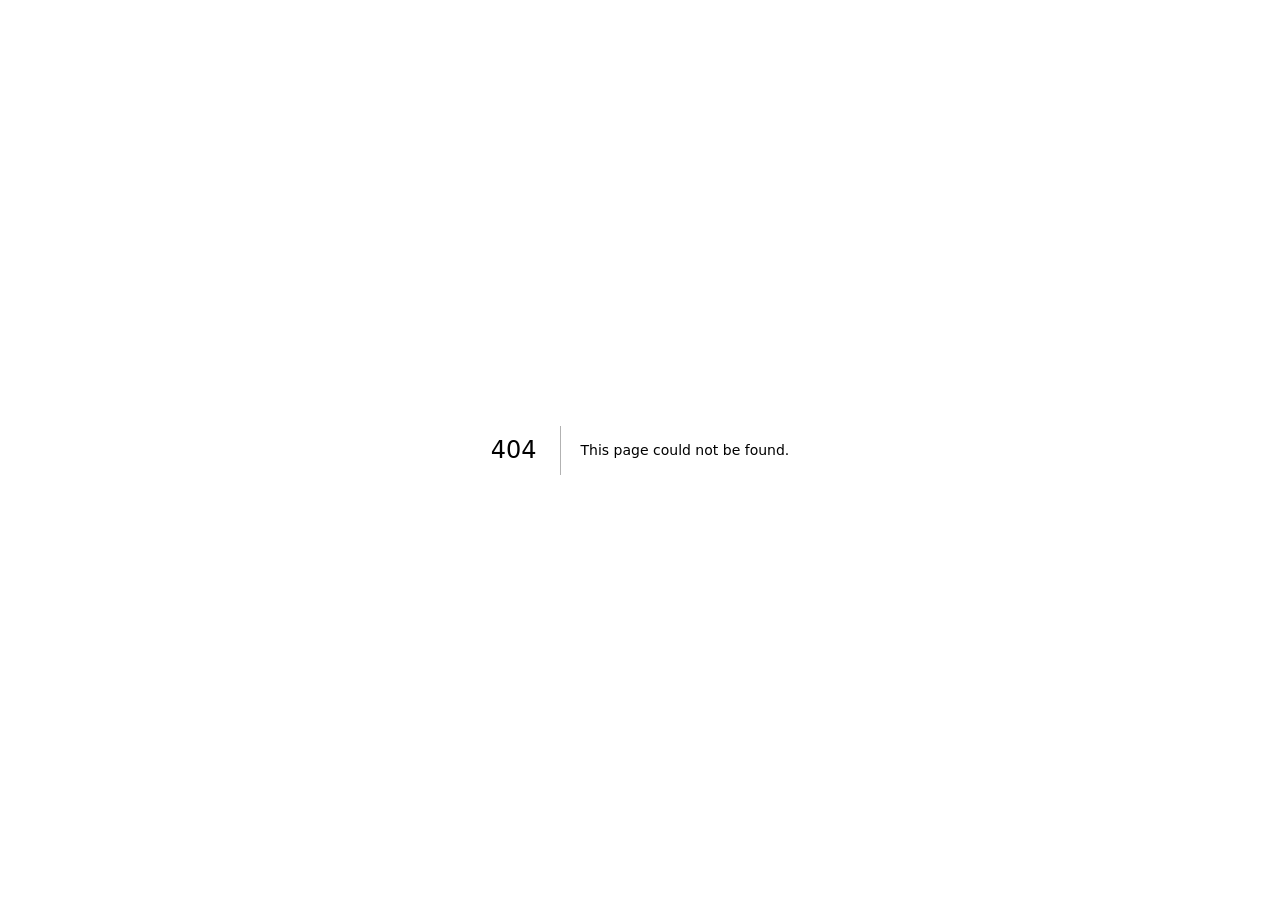
<file: 404/index.html>
<!DOCTYPE html><html lang="en" class="inter_1f723c81-module__IDCEfG__variable syne_ea4e3d19-module__X3ZgDa__variable manrope_fe3276fa-module__yBl3bW__variable antialiased"><head><meta charSet="utf-8"/><meta name="viewport" content="width=device-width, initial-scale=1"/><link rel="stylesheet" href="/_next/static/chunks/2lcr-iilw1v23.css" data-precedence="next"/><link rel="preload" as="script" fetchPriority="low" href="/_next/static/chunks/1jq4o6yq14o4c.js"/><script src="/_next/static/chunks/2imbn557mdp29.js" async=""></script><script src="/_next/static/chunks/3rxl-jt3pdxgx.js" async=""></script><script src="/_next/static/chunks/turbopack-0opnjlzilu2l3.js" async=""></script><script src="/_next/static/chunks/158myu8e_yme3.js" async=""></script><meta name="robots" content="noindex"/><meta name="next-size-adjust" content=""/><meta name="google-site-verification" content="G21jdSW07mkG23FloQnURCX-c7nMBKP7o-Un88h4-Ls"/><title>404: This page could not be found.</title><title>Tharun R — Software Engineer</title><meta name="description" content="Portfolio of Tharun R — an aspiring Software Engineer skilled in full-stack development with Java, Spring Boot, React.js, Node.js, MongoDB, and MySQL. Building impactful technology solutions."/><meta name="author" content="Tharun R"/><meta name="keywords" content="software engineer,portfolio,full-stack developer,React,Spring Boot,Tharun R"/><meta property="og:title" content="Tharun R — Software Engineer"/><meta property="og:description" content="Aspiring Software Engineer building scalable full-stack applications and impactful technology solutions."/><meta property="og:type" content="website"/><meta name="twitter:card" content="summary"/><meta name="twitter:title" content="Tharun R — Software Engineer"/><meta name="twitter:description" content="Aspiring Software Engineer building scalable full-stack applications and impactful technology solutions."/><link rel="icon" href="/icon.png?icon.3om98dcrwc6n1.png" sizes="1029x1026" type="image/png"/><script src="/_next/static/chunks/0cz1d0mv5g_q7.js" noModule=""></script></head><body class="min-h-screen bg-background text-foreground font-sans overflow-x-hidden"><div hidden=""><!--$--><!--/$--></div><div style="font-family:system-ui,&quot;Segoe UI&quot;,Roboto,Helvetica,Arial,sans-serif,&quot;Apple Color Emoji&quot;,&quot;Segoe UI Emoji&quot;;height:100vh;text-align:center;display:flex;flex-direction:column;align-items:center;justify-content:center"><div><style>body{color:#000;background:#fff;margin:0}.next-error-h1{border-right:1px solid rgba(0,0,0,.3)}@media (prefers-color-scheme:dark){body{color:#fff;background:#000}.next-error-h1{border-right:1px solid rgba(255,255,255,.3)}}</style><h1 class="next-error-h1" style="display:inline-block;margin:0 20px 0 0;padding:0 23px 0 0;font-size:24px;font-weight:500;vertical-align:top;line-height:49px">404</h1><div style="display:inline-block"><h2 style="font-size:14px;font-weight:400;line-height:49px;margin:0">This page could not be found.</h2></div></div></div><!--$--><!--/$--><script src="/_next/static/chunks/1jq4o6yq14o4c.js" id="_R_" async=""></script><script>(self.__next_f=self.__next_f||[]).push([0])</script><script>self.__next_f.push([1,"1:\"$Sreact.fragment\"\n2:I[39756,[\"/_next/static/chunks/158myu8e_yme3.js\"],\"default\"]\n3:I[37457,[\"/_next/static/chunks/158myu8e_yme3.js\"],\"default\"]\n4:I[97367,[\"/_next/static/chunks/158myu8e_yme3.js\"],\"OutletBoundary\"]\n5:\"$Sreact.suspense\"\n8:I[97367,[\"/_next/static/chunks/158myu8e_yme3.js\"],\"ViewportBoundary\"]\na:I[97367,[\"/_next/static/chunks/158myu8e_yme3.js\"],\"MetadataBoundary\"]\nc:I[68027,[\"/_next/static/chunks/158myu8e_yme3.js\"],\"default\",1]\n:HL[\"/_next/static/chunks/2lcr-iilw1v23.css\",\"style\"]\n"])</script><script>self.__next_f.push([1,"0:{\"P\":null,\"c\":[\"\",\"_not-found\",\"\"],\"q\":\"\",\"i\":false,\"f\":[[[\"\",{\"children\":[\"/_not-found\",{\"children\":[\"__PAGE__\",{}]}]},\"$undefined\",\"$undefined\",16],[[\"$\",\"$1\",\"c\",{\"children\":[[[\"$\",\"link\",\"0\",{\"rel\":\"stylesheet\",\"href\":\"/_next/static/chunks/2lcr-iilw1v23.css\",\"precedence\":\"next\",\"crossOrigin\":\"$undefined\",\"nonce\":\"$undefined\"}],[\"$\",\"script\",\"script-0\",{\"src\":\"/_next/static/chunks/158myu8e_yme3.js\",\"async\":true,\"nonce\":\"$undefined\"}]],[\"$\",\"html\",null,{\"lang\":\"en\",\"className\":\"inter_1f723c81-module__IDCEfG__variable syne_ea4e3d19-module__X3ZgDa__variable manrope_fe3276fa-module__yBl3bW__variable antialiased\",\"children\":[[\"$\",\"meta\",null,{\"name\":\"google-site-verification\",\"content\":\"G21jdSW07mkG23FloQnURCX-c7nMBKP7o-Un88h4-Ls\"}],[\"$\",\"body\",null,{\"className\":\"min-h-screen bg-background text-foreground font-sans overflow-x-hidden\",\"children\":[\"$\",\"$L2\",null,{\"parallelRouterKey\":\"children\",\"error\":\"$undefined\",\"errorStyles\":\"$undefined\",\"errorScripts\":\"$undefined\",\"template\":[\"$\",\"$L3\",null,{}],\"templateStyles\":\"$undefined\",\"templateScripts\":\"$undefined\",\"notFound\":[[[\"$\",\"title\",null,{\"children\":\"404: This page could not be found.\"}],[\"$\",\"div\",null,{\"style\":{\"fontFamily\":\"system-ui,\\\"Segoe UI\\\",Roboto,Helvetica,Arial,sans-serif,\\\"Apple Color Emoji\\\",\\\"Segoe UI Emoji\\\"\",\"height\":\"100vh\",\"textAlign\":\"center\",\"display\":\"flex\",\"flexDirection\":\"column\",\"alignItems\":\"center\",\"justifyContent\":\"center\"},\"children\":[\"$\",\"div\",null,{\"children\":[[\"$\",\"style\",null,{\"dangerouslySetInnerHTML\":{\"__html\":\"body{color:#000;background:#fff;margin:0}.next-error-h1{border-right:1px solid rgba(0,0,0,.3)}@media (prefers-color-scheme:dark){body{color:#fff;background:#000}.next-error-h1{border-right:1px solid rgba(255,255,255,.3)}}\"}}],[\"$\",\"h1\",null,{\"className\":\"next-error-h1\",\"style\":{\"display\":\"inline-block\",\"margin\":\"0 20px 0 0\",\"padding\":\"0 23px 0 0\",\"fontSize\":24,\"fontWeight\":500,\"verticalAlign\":\"top\",\"lineHeight\":\"49px\"},\"children\":404}],[\"$\",\"div\",null,{\"style\":{\"display\":\"inline-block\"},\"children\":[\"$\",\"h2\",null,{\"style\":{\"fontSize\":14,\"fontWeight\":400,\"lineHeight\":\"49px\",\"margin\":0},\"children\":\"This page could not be found.\"}]}]]}]}]],[]],\"forbidden\":\"$undefined\",\"unauthorized\":\"$undefined\"}]}]]}]]}],{\"children\":[[\"$\",\"$1\",\"c\",{\"children\":[null,[\"$\",\"$L2\",null,{\"parallelRouterKey\":\"children\",\"error\":\"$undefined\",\"errorStyles\":\"$undefined\",\"errorScripts\":\"$undefined\",\"template\":[\"$\",\"$L3\",null,{}],\"templateStyles\":\"$undefined\",\"templateScripts\":\"$undefined\",\"notFound\":\"$undefined\",\"forbidden\":\"$undefined\",\"unauthorized\":\"$undefined\"}]]}],{\"children\":[[\"$\",\"$1\",\"c\",{\"children\":[[[\"$\",\"title\",null,{\"children\":\"404: This page could not be found.\"}],[\"$\",\"div\",null,{\"style\":\"$0:f:0:1:0:props:children:1:props:children:1:props:children:props:notFound:0:1:props:style\",\"children\":[\"$\",\"div\",null,{\"children\":[[\"$\",\"style\",null,{\"dangerouslySetInnerHTML\":{\"__html\":\"body{color:#000;background:#fff;margin:0}.next-error-h1{border-right:1px solid rgba(0,0,0,.3)}@media (prefers-color-scheme:dark){body{color:#fff;background:#000}.next-error-h1{border-right:1px solid rgba(255,255,255,.3)}}\"}}],[\"$\",\"h1\",null,{\"className\":\"next-error-h1\",\"style\":\"$0:f:0:1:0:props:children:1:props:children:1:props:children:props:notFound:0:1:props:children:props:children:1:props:style\",\"children\":404}],[\"$\",\"div\",null,{\"style\":\"$0:f:0:1:0:props:children:1:props:children:1:props:children:props:notFound:0:1:props:children:props:children:2:props:style\",\"children\":[\"$\",\"h2\",null,{\"style\":\"$0:f:0:1:0:props:children:1:props:children:1:props:children:props:notFound:0:1:props:children:props:children:2:props:children:props:style\",\"children\":\"This page could not be found.\"}]}]]}]}]],null,[\"$\",\"$L4\",null,{\"children\":[\"$\",\"$5\",null,{\"name\":\"Next.MetadataOutlet\",\"children\":\"$@6\"}]}]]}],{},null,false,null]},null,false,\"$@7\"]},null,false,null],[\"$\",\"$1\",\"h\",{\"children\":[[\"$\",\"meta\",null,{\"name\":\"robots\",\"content\":\"noindex\"}],[\"$\",\"$L8\",null,{\"children\":\"$L9\"}],[\"$\",\"div\",null,{\"hidden\":true,\"children\":[\"$\",\"$La\",null,{\"children\":[\"$\",\"$5\",null,{\"name\":\"Next.Metadata\",\"children\":\"$Lb\"}]}]}],[\"$\",\"meta\",null,{\"name\":\"next-size-adjust\",\"content\":\"\"}]]}],false]],\"m\":\"$undefined\",\"G\":[\"$c\",[[\"$\",\"link\",\"0\",{\"rel\":\"stylesheet\",\"href\":\"/_next/static/chunks/2lcr-iilw1v23.css\",\"precedence\":\"next\",\"crossOrigin\":\"$undefined\",\"nonce\":\"$undefined\"}]]],\"S\":true,\"h\":null,\"s\":\"$undefined\",\"l\":\"$undefined\",\"p\":\"$undefined\",\"d\":\"$undefined\",\"b\":\"fRYP6V1Fd6lFZQjlusNgN\"}\n"])</script><script>self.__next_f.push([1,"d:[]\n7:\"$Wd\"\n"])</script><script>self.__next_f.push([1,"9:[[\"$\",\"meta\",\"0\",{\"charSet\":\"utf-8\"}],[\"$\",\"meta\",\"1\",{\"name\":\"viewport\",\"content\":\"width=device-width, initial-scale=1\"}]]\n"])</script><script>self.__next_f.push([1,"e:I[27201,[\"/_next/static/chunks/158myu8e_yme3.js\"],\"IconMark\"]\n6:null\nb:[[\"$\",\"title\",\"0\",{\"children\":\"Tharun R — Software Engineer\"}],[\"$\",\"meta\",\"1\",{\"name\":\"description\",\"content\":\"Portfolio of Tharun R — an aspiring Software Engineer skilled in full-stack development with Java, Spring Boot, React.js, Node.js, MongoDB, and MySQL. Building impactful technology solutions.\"}],[\"$\",\"meta\",\"2\",{\"name\":\"author\",\"content\":\"Tharun R\"}],[\"$\",\"meta\",\"3\",{\"name\":\"keywords\",\"content\":\"software engineer,portfolio,full-stack developer,React,Spring Boot,Tharun R\"}],[\"$\",\"meta\",\"4\",{\"property\":\"og:title\",\"content\":\"Tharun R — Software Engineer\"}],[\"$\",\"meta\",\"5\",{\"property\":\"og:description\",\"content\":\"Aspiring Software Engineer building scalable full-stack applications and impactful technology solutions.\"}],[\"$\",\"meta\",\"6\",{\"property\":\"og:type\",\"content\":\"website\"}],[\"$\",\"meta\",\"7\",{\"name\":\"twitter:card\",\"content\":\"summary\"}],[\"$\",\"meta\",\"8\",{\"name\":\"twitter:title\",\"content\":\"Tharun R — Software Engineer\"}],[\"$\",\"meta\",\"9\",{\"name\":\"twitter:description\",\"content\":\"Aspiring Software Engineer building scalable full-stack applications and impactful technology solutions.\"}],[\"$\",\"link\",\"10\",{\"rel\":\"icon\",\"href\":\"/icon.png?icon.3om98dcrwc6n1.png\",\"sizes\":\"1029x1026\",\"type\":\"image/png\"}],[\"$\",\"$Le\",\"11\",{}]]\n"])</script></body></html>
</file>
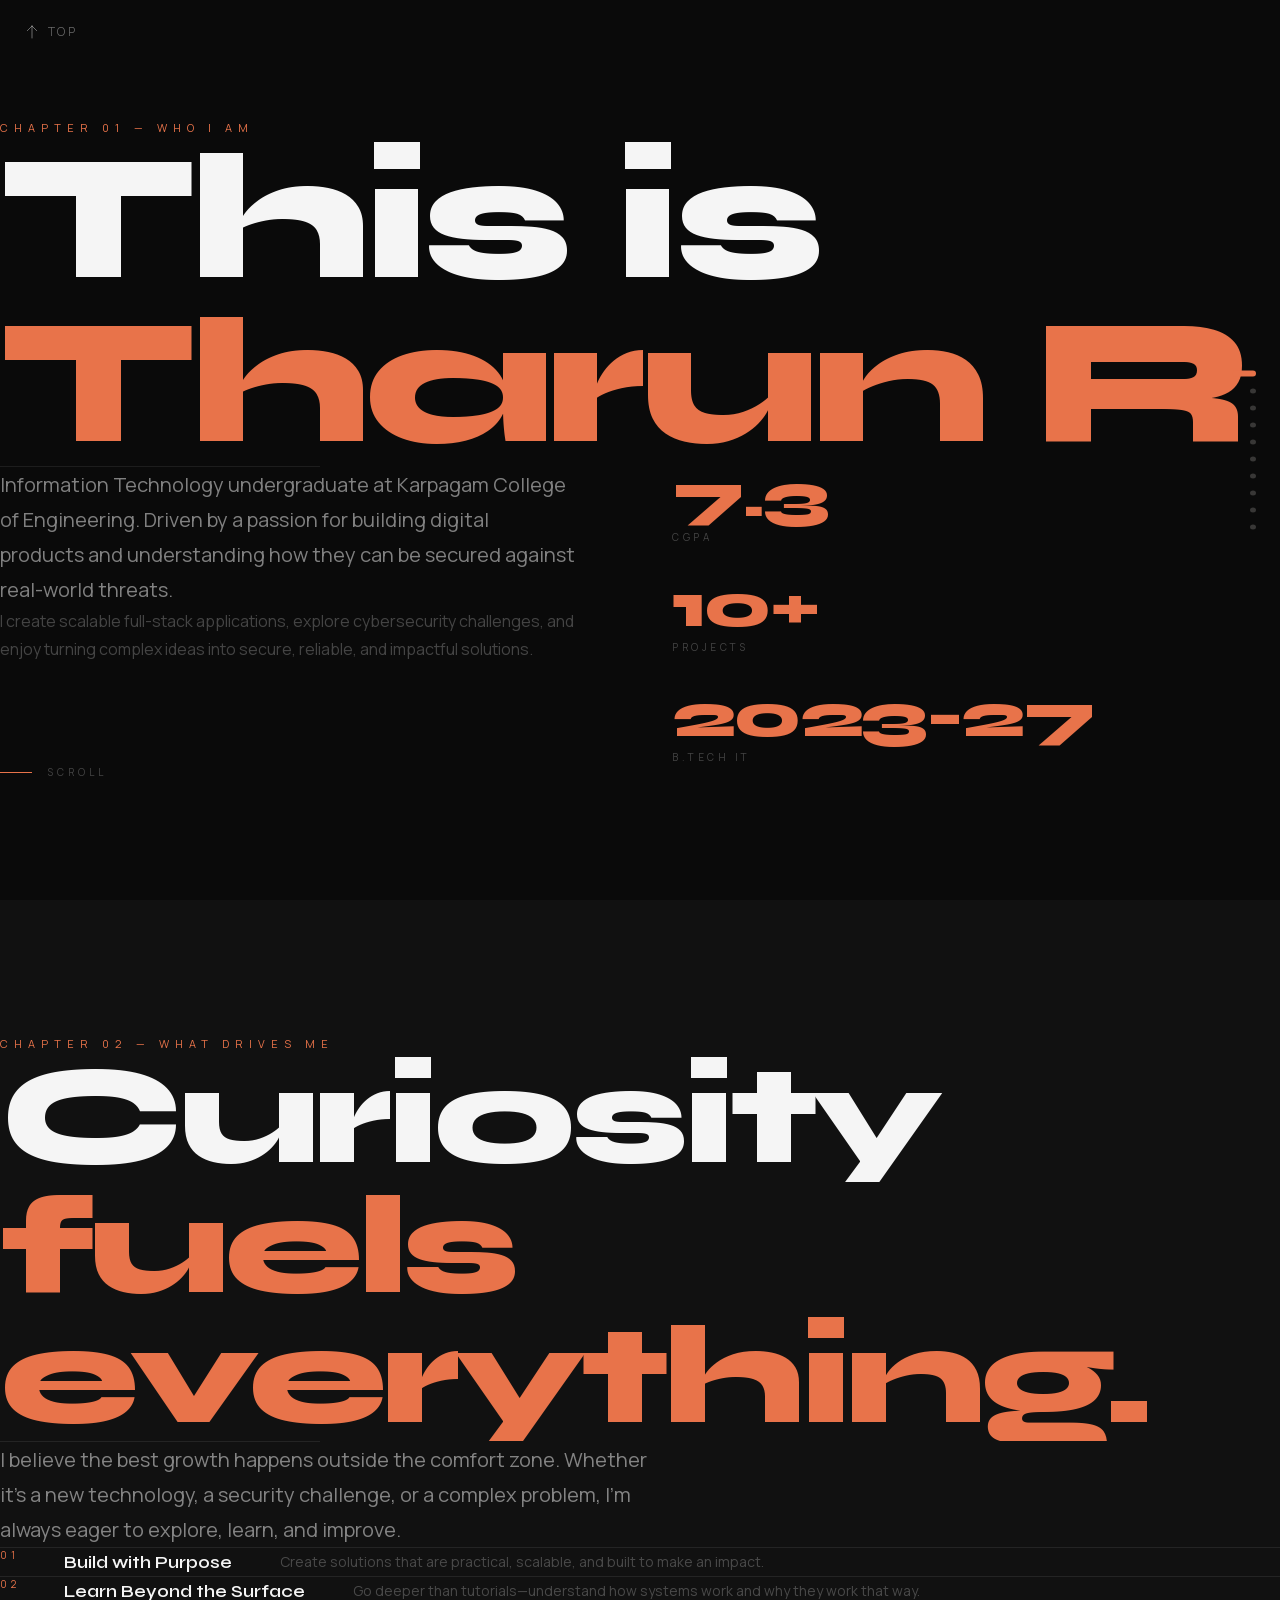
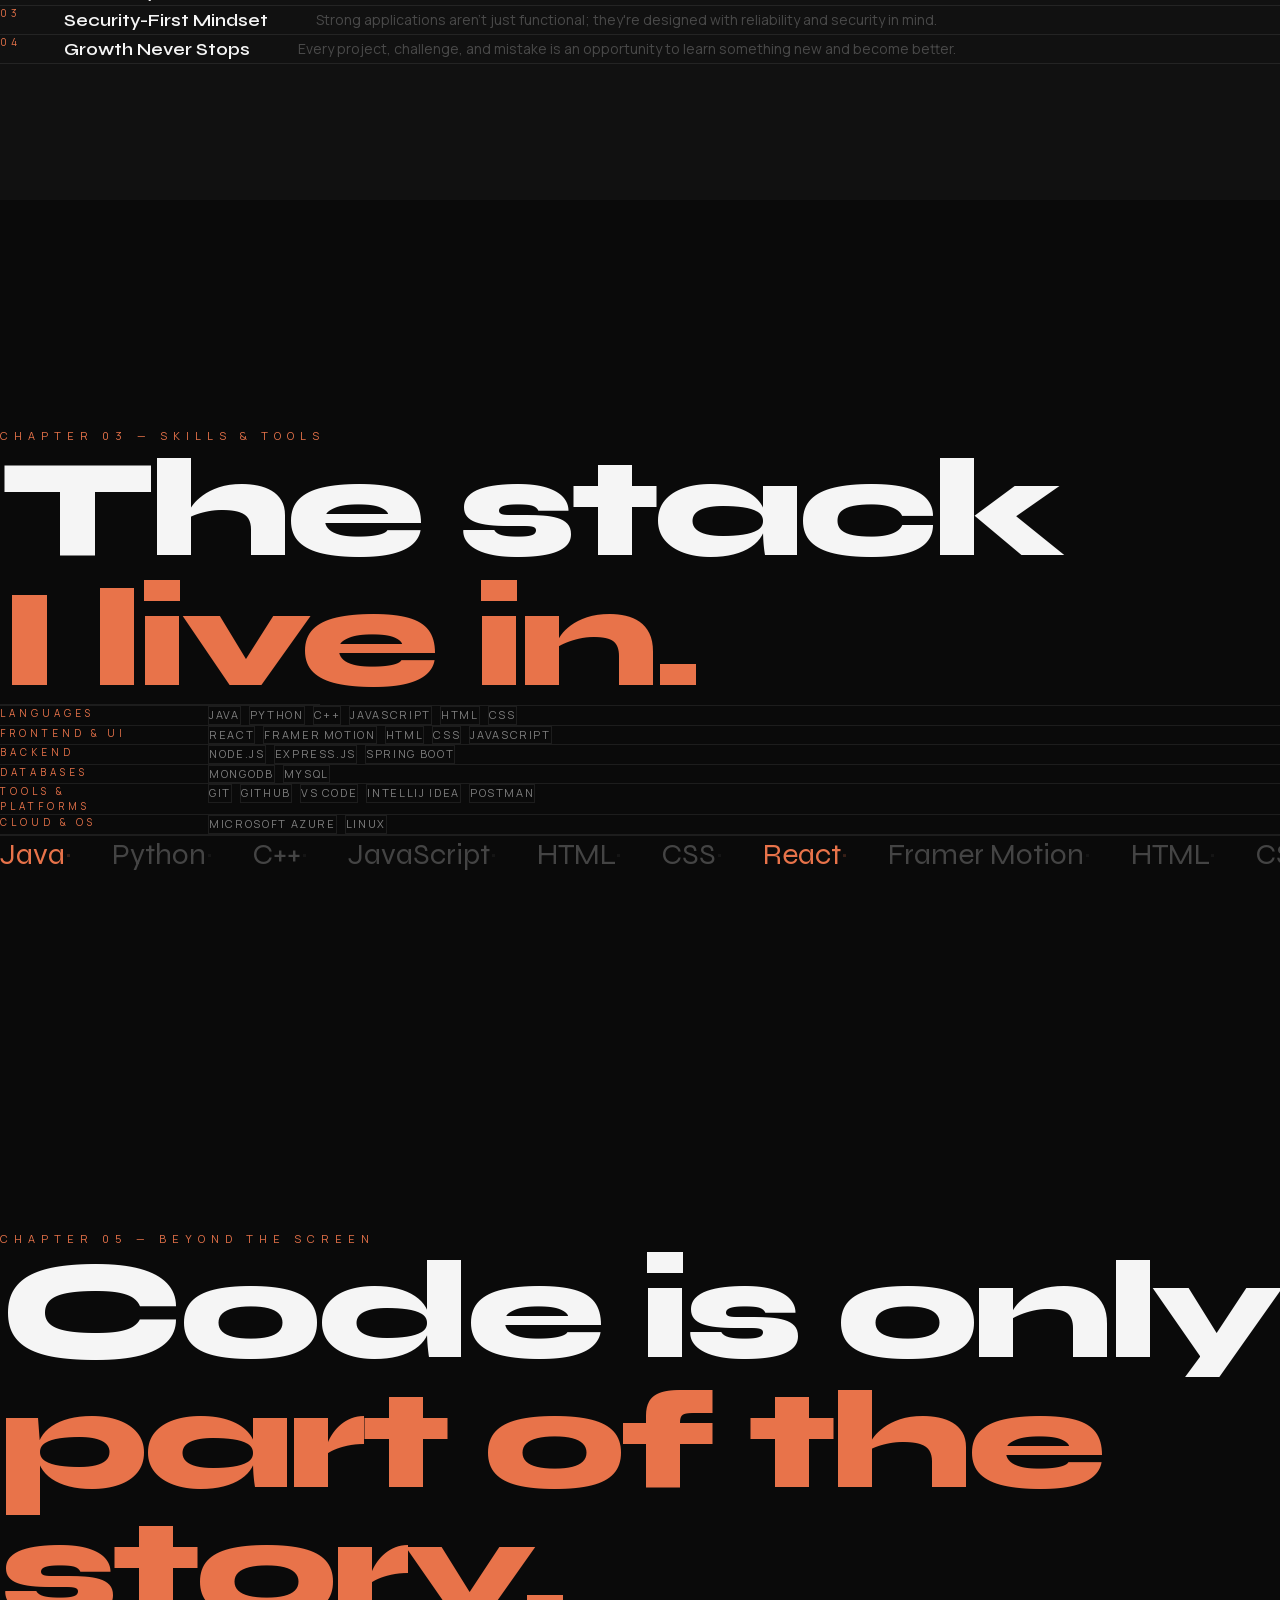
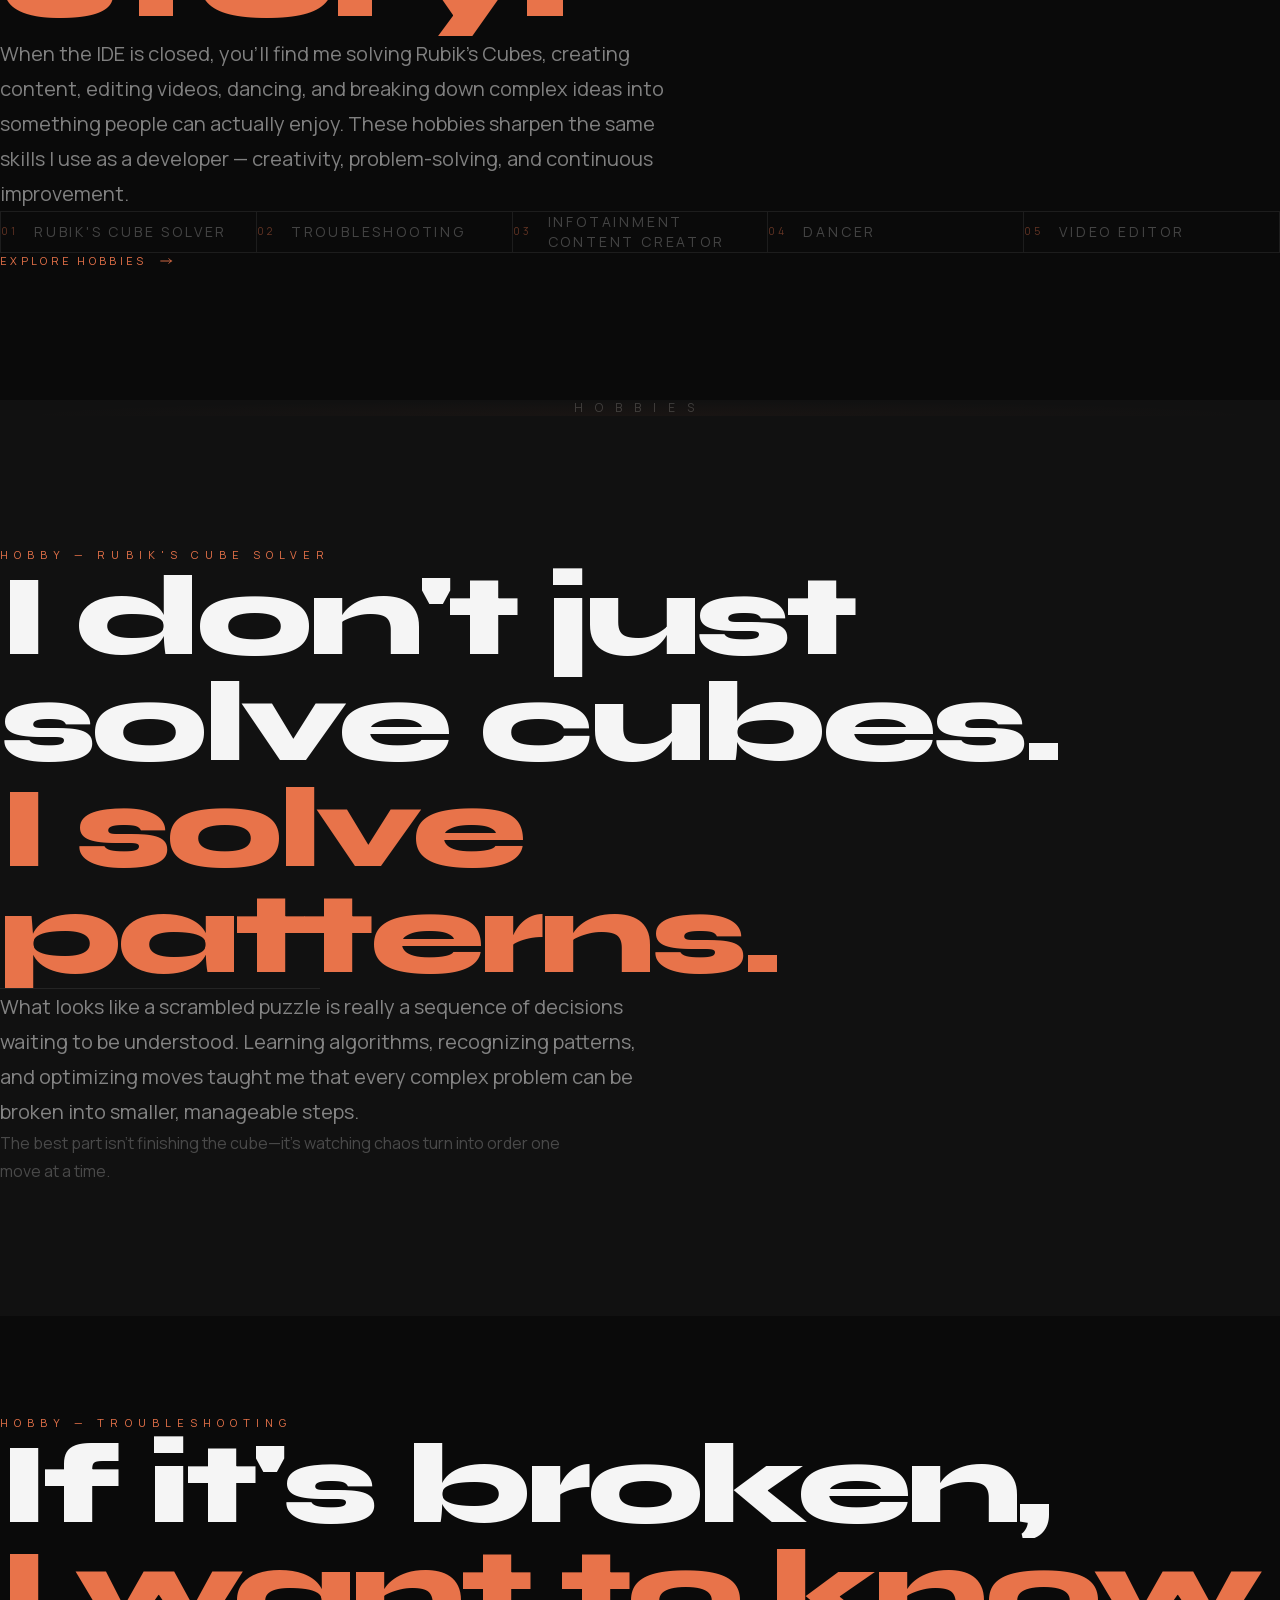
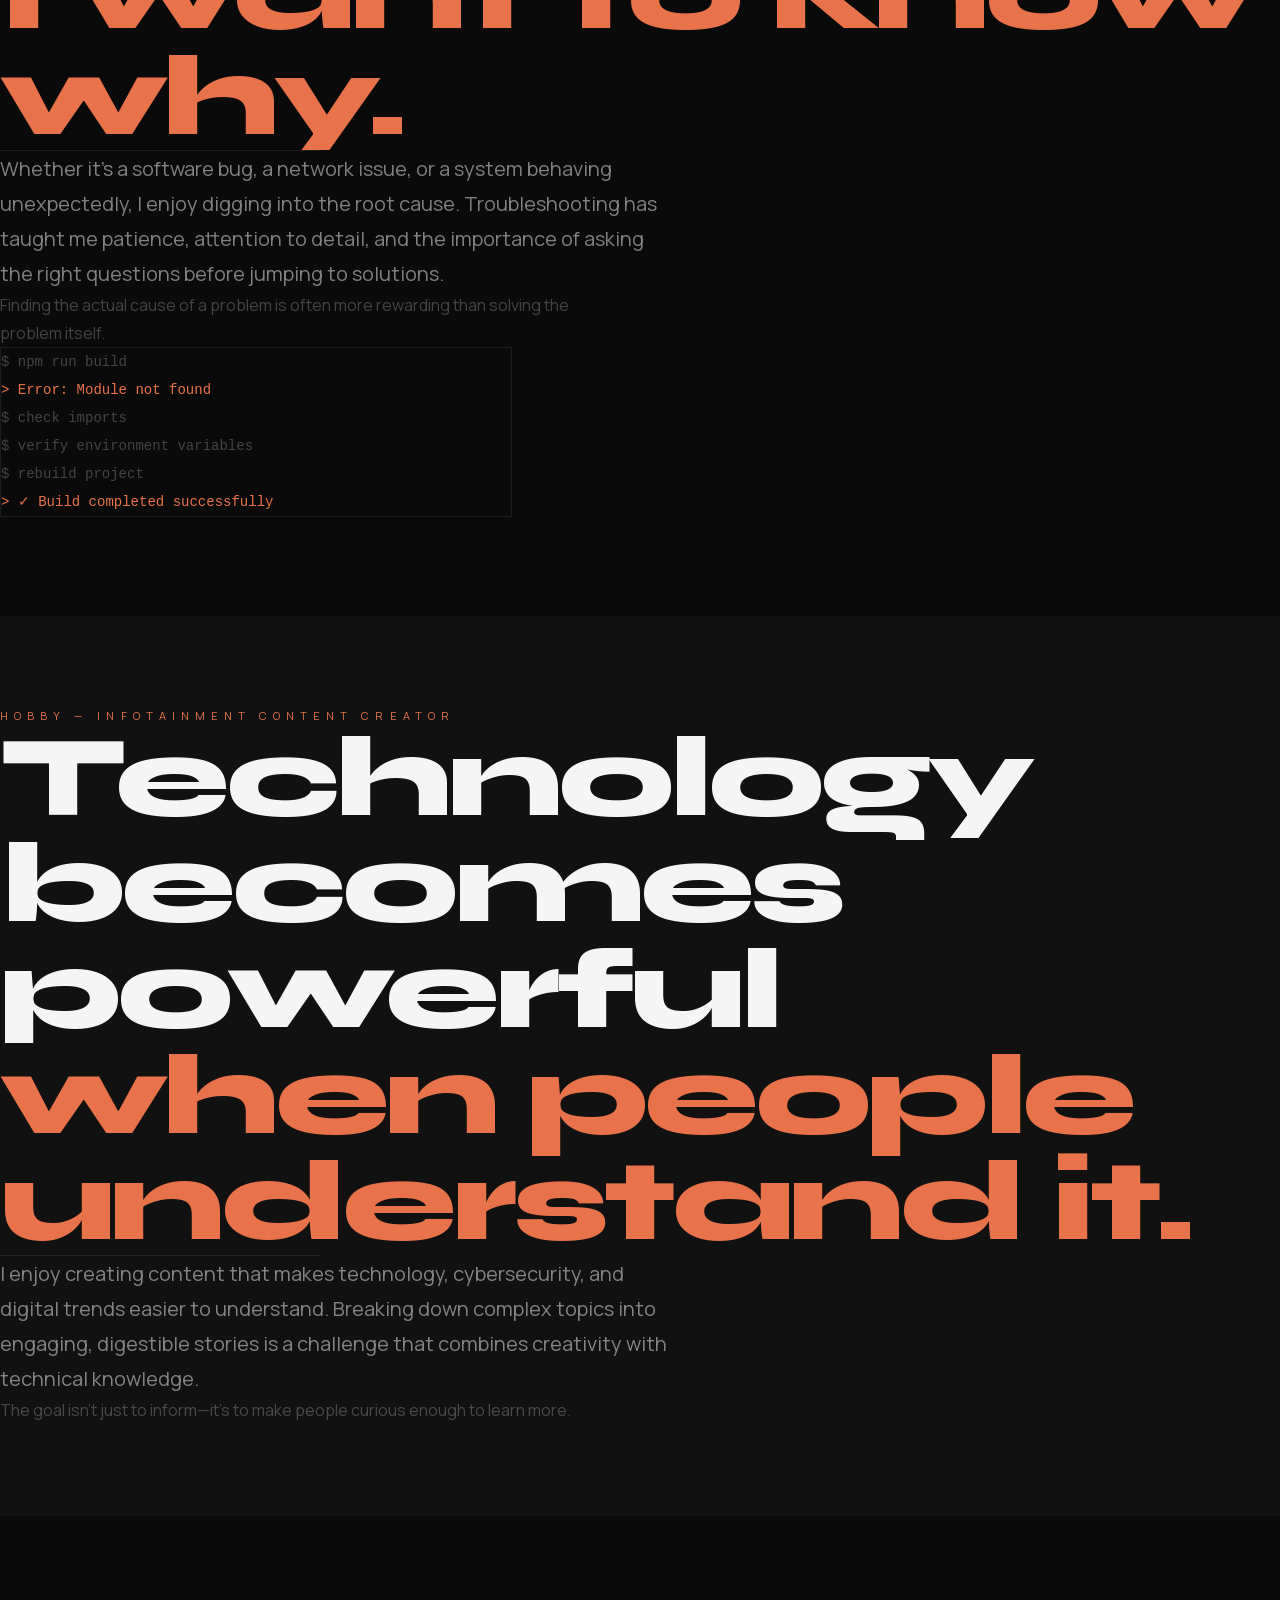
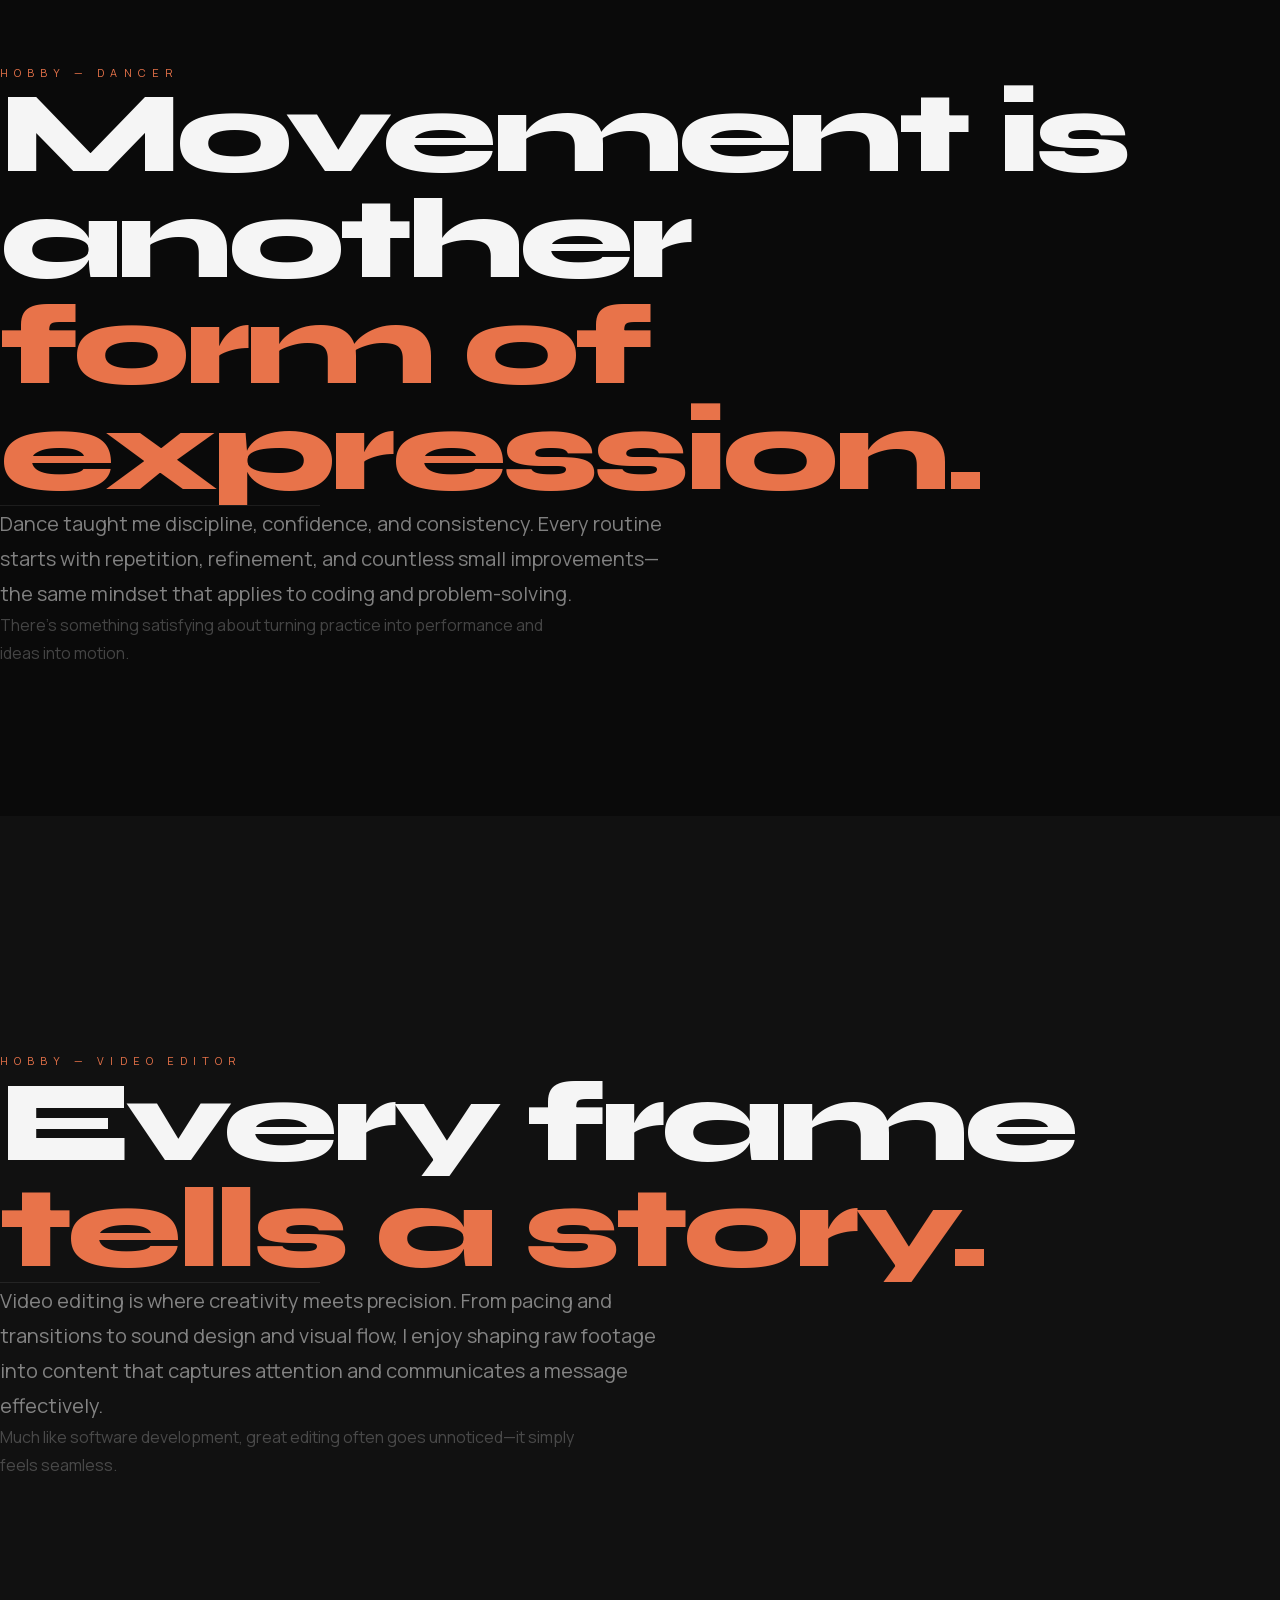
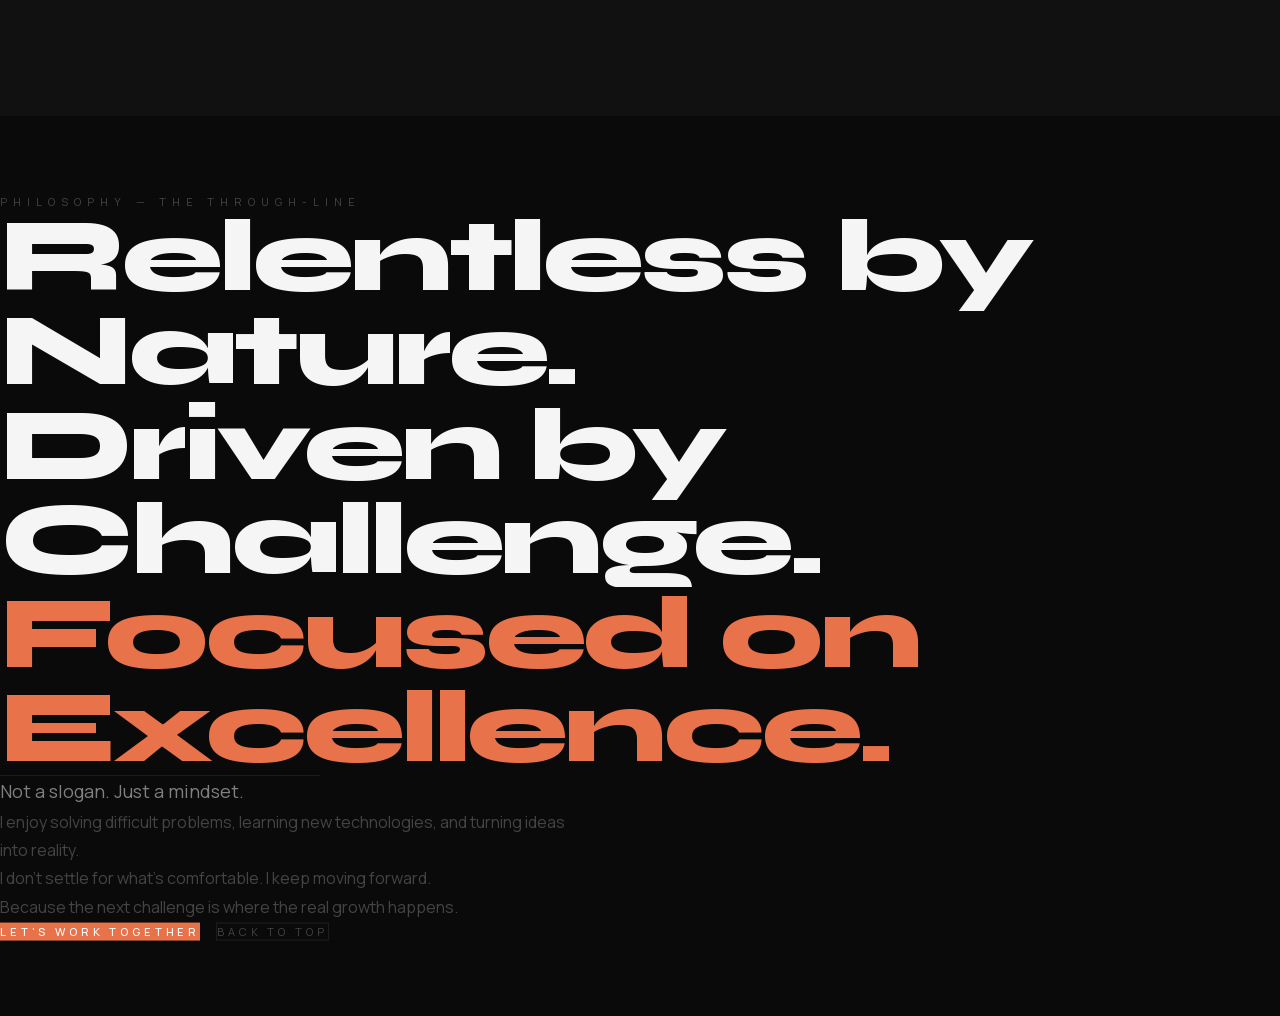
<file: about/index.html>
<!DOCTYPE html><html lang="en" class="inter_1f723c81-module__IDCEfG__variable syne_ea4e3d19-module__X3ZgDa__variable manrope_fe3276fa-module__yBl3bW__variable antialiased"><head><meta charSet="utf-8"/><meta name="viewport" content="width=device-width, initial-scale=1"/><link rel="preload" href="/_next/static/media/0c795a286deabae8-s.p.3vm0tq4e-zz_5.woff2" as="font" crossorigin="" type="font/woff2"/><link rel="preload" href="/_next/static/media/83afe278b6a6bb3c-s.p.2bn3s6zvc0dyp.woff2" as="font" crossorigin="" type="font/woff2"/><link rel="preload" href="/_next/static/media/a343f882a40d2cc9-s.p.1sj6eobyi31rd.woff2" as="font" crossorigin="" type="font/woff2"/><link rel="stylesheet" href="/_next/static/chunks/2lcr-iilw1v23.css" data-precedence="next"/><link rel="preload" as="script" fetchPriority="low" href="/_next/static/chunks/1jq4o6yq14o4c.js"/><script src="/_next/static/chunks/2imbn557mdp29.js" async=""></script><script src="/_next/static/chunks/3rxl-jt3pdxgx.js" async=""></script><script src="/_next/static/chunks/turbopack-0opnjlzilu2l3.js" async=""></script><script src="/_next/static/chunks/158myu8e_yme3.js" async=""></script><script src="/_next/static/chunks/1mm758iwswo7z.js" async=""></script><meta name="next-size-adjust" content=""/><meta name="google-site-verification" content="G21jdSW07mkG23FloQnURCX-c7nMBKP7o-Un88h4-Ls"/><title>About — Tharun R</title><meta name="description" content="The full story of Tharun R — who he is, what drives him, his skills, and all his hobbies from Rubik&#x27;s cube solving to video editing."/><meta name="author" content="Tharun R"/><meta name="keywords" content="software engineer,portfolio,full-stack developer,React,Spring Boot,Tharun R"/><meta property="og:title" content="About — Tharun R"/><meta property="og:description" content="Get to know Tharun R beyond the resume."/><meta property="og:type" content="website"/><meta name="twitter:card" content="summary"/><meta name="twitter:title" content="About — Tharun R"/><meta name="twitter:description" content="Get to know Tharun R beyond the resume."/><link rel="icon" href="/icon.png?icon.3om98dcrwc6n1.png" sizes="1029x1026" type="image/png"/><script src="/_next/static/chunks/0cz1d0mv5g_q7.js" noModule=""></script></head><body class="min-h-screen bg-background text-foreground font-sans overflow-x-hidden"><div hidden=""><!--$--><!--/$--></div><main class="relative overflow-x-hidden"><div class="fixed top-6 left-6 z-[200]" style="opacity:0;transform:translateX(-20px)"><a href="#hero-sequence" class="flex items-center gap-2 text-white/40 hover:text-white/90 transition-colors duration-300 text-xs tracking-[0.2em] uppercase font-light"><svg width="16" height="16" fill="none" stroke="currentColor" viewBox="0 0 24 24"><path stroke-linecap="round" stroke-linejoin="round" stroke-width="1.5" d="M5 10l7-7m0 0l7 7m-7-7v18"></path></svg>Top</a></div><nav class="fixed right-6 top-1/2 -translate-y-1/2 z-[200] flex flex-col items-end gap-3" aria-label="Chapter navigation" style="opacity:0;transform:translateX(20px)"><div class="flex items-center gap-3"><a href="#who-i-am" aria-label="Jump to Who I Am" class="block" style="will-change:width, background-color"></a></div><div class="flex items-center gap-3"><a href="#what-drives-me" aria-label="Jump to What Drives Me" class="block" style="will-change:width, background-color"></a></div><div class="flex items-center gap-3"><a href="#skills-tools" aria-label="Jump to Skills &amp; Tools" class="block" style="will-change:width, background-color"></a></div><div class="flex items-center gap-3"><a href="#beyond-screen" aria-label="Jump to Beyond the Screen" class="block" style="will-change:width, background-color"></a></div><div class="flex items-center gap-3"><a href="#rubiks-cube-solver" aria-label="Jump to Rubik&#x27;s Cube Solver" class="block" style="will-change:width, background-color"></a></div><div class="flex items-center gap-3"><a href="#troubleshooting" aria-label="Jump to Troubleshooting" class="block" style="will-change:width, background-color"></a></div><div class="flex items-center gap-3"><a href="#infotainment-content-creator" aria-label="Jump to Content Creator" class="block" style="will-change:width, background-color"></a></div><div class="flex items-center gap-3"><a href="#dancer" aria-label="Jump to Dancer" class="block" style="will-change:width, background-color"></a></div><div class="flex items-center gap-3"><a href="#video-editor" aria-label="Jump to Video Editor" class="block" style="will-change:width, background-color"></a></div><div class="flex items-center gap-3"><a href="#philosophy" aria-label="Jump to Eager to Master" class="block" style="will-change:width, background-color"></a></div></nav><div class="md:hidden fixed bottom-0 left-0 right-0 z-[200] h-[2px] bg-white/5"><div class="h-full origin-left" style="background-color:#e8734a"></div></div><section id="who-i-am" class="chapter-section flex-col justify-center overflow-hidden" style="background:var(--bg-primary);min-height:100svh"><div class="relative z-10 w-full px-4 sm:px-10 lg:px-16 py-20 flex flex-col justify-center" style="transform:none"><p class="text-[11px] tracking-[0.55em] uppercase mb-8" style="color:var(--accent);font-family:var(--font-body);opacity:0;transform:translateY(16px)">Chapter 01 — Who I Am</p><div class="overflow-hidden mb-2"><h1 class="chapter-title leading-[0.88]" style="font-size:clamp(3.5rem, 14vw, 14rem);color:var(--text-primary);transform:translateY(100%)">This is</h1></div><div class="overflow-hidden mb-10"><h1 class="chapter-title leading-[0.88]" style="font-size:clamp(3.5rem, 14vw, 14rem);color:var(--accent);transform:translateY(100%)">Tharun R</h1></div><div class="h-px w-full max-w-xs mb-10 origin-left" style="background:var(--border);transform:scaleX(0)"></div><div class="flex flex-col lg:flex-row gap-10 lg:gap-24 max-w-6xl"><div class="flex-1 max-w-xl" style="opacity:0;transform:translateY(24px)"><p class="body-copy text-lg sm:text-xl leading-relaxed mb-4" style="color:var(--text-secondary)">Information Technology undergraduate at Karpagam College of Engineering. Driven by a passion for building digital products and understanding how they can be secured against real-world threats.</p><p class="body-copy text-base leading-relaxed" style="color:var(--text-muted)">I create scalable full-stack applications, explore cybersecurity challenges, and enjoy turning complex ideas into secure, reliable, and impactful solutions.</p></div><div class="flex flex-row lg:flex-col gap-10 lg:gap-8 shrink-0" style="opacity:0;transform:translateY(24px)"><div class="flex flex-col gap-1"><span class="chapter-title" style="font-size:clamp(2rem, 5vw, 4rem);color:var(--accent)">7.3</span><span class="text-[10px] tracking-[0.35em] uppercase" style="color:var(--text-muted);font-family:var(--font-body)">CGPA</span></div><div class="flex flex-col gap-1"><span class="chapter-title" style="font-size:clamp(2rem, 5vw, 4rem);color:var(--accent)">10+</span><span class="text-[10px] tracking-[0.35em] uppercase" style="color:var(--text-muted);font-family:var(--font-body)">Projects</span></div><div class="flex flex-col gap-1"><span class="chapter-title" style="font-size:clamp(2rem, 5vw, 4rem);color:var(--accent)">2023-27</span><span class="text-[10px] tracking-[0.35em] uppercase" style="color:var(--text-muted);font-family:var(--font-body)">B.Tech IT</span></div></div></div><div class="mt-16 flex items-center gap-4" style="opacity:0"><div class="w-8 h-px" style="background:var(--accent)"></div><span class="text-[10px] tracking-[0.4em] uppercase" style="color:var(--text-muted);font-family:var(--font-body)">Scroll</span></div></div></section><section id="what-drives-me" class="chapter-section flex-col justify-center overflow-hidden" style="background:var(--bg-surface);min-height:100svh"><div class="relative z-10 w-full px-4 sm:px-10 lg:px-16 py-20 flex flex-col justify-center"><p class="text-[11px] tracking-[0.55em] uppercase mb-8" style="color:var(--accent);font-family:var(--font-body);opacity:0;transform:translateY(16px)">Chapter 02 — What Drives Me</p><div class="overflow-hidden mb-2"><h2 class="chapter-title leading-[0.88]" style="font-size:clamp(3rem, 11vw, 11rem);color:var(--text-primary);transform:translateY(100%)">Curiosity</h2></div><div class="overflow-hidden mb-10"><h2 class="chapter-title leading-[0.88]" style="font-size:clamp(3rem, 11vw, 11rem);color:var(--accent);transform:translateY(100%)">fuels everything.</h2></div><div class="h-px w-full max-w-xs mb-12 origin-left" style="background:var(--border);transform:scaleX(0)"></div><p class="body-copy text-lg sm:text-xl max-w-2xl mb-16" style="color:var(--text-secondary);opacity:0;transform:translateY(20px)">I believe the best growth happens outside the comfort zone. Whether it&#x27;s a new technology, a security challenge, or a complex problem, I&#x27;m always eager to explore, learn, and improve.</p><div class="w-full border-t" style="border-color:var(--border)"><div class="flex items-start gap-8 py-6 border-b" style="border-color:var(--border);opacity:0;transform:translateY(20px)"><span class="text-[10px] tracking-[0.35em] uppercase pt-1 w-8 shrink-0" style="color:var(--accent);font-family:var(--font-body)">01</span><div class="flex flex-col sm:flex-row sm:items-center gap-2 sm:gap-12 flex-1"><h3 class="text-base sm:text-lg font-semibold shrink-0" style="color:var(--text-primary);font-family:var(--font-display)">Build with Purpose</h3><p class="body-copy text-sm" style="color:var(--text-muted)">Create solutions that are practical, scalable, and built to make an impact.</p></div></div><div class="flex items-start gap-8 py-6 border-b" style="border-color:var(--border);opacity:0;transform:translateY(20px)"><span class="text-[10px] tracking-[0.35em] uppercase pt-1 w-8 shrink-0" style="color:var(--accent);font-family:var(--font-body)">02</span><div class="flex flex-col sm:flex-row sm:items-center gap-2 sm:gap-12 flex-1"><h3 class="text-base sm:text-lg font-semibold shrink-0" style="color:var(--text-primary);font-family:var(--font-display)">Learn Beyond the Surface</h3><p class="body-copy text-sm" style="color:var(--text-muted)">Go deeper than tutorials—understand how systems work and why they work that way.</p></div></div><div class="flex items-start gap-8 py-6 border-b" style="border-color:var(--border);opacity:0;transform:translateY(20px)"><span class="text-[10px] tracking-[0.35em] uppercase pt-1 w-8 shrink-0" style="color:var(--accent);font-family:var(--font-body)">03</span><div class="flex flex-col sm:flex-row sm:items-center gap-2 sm:gap-12 flex-1"><h3 class="text-base sm:text-lg font-semibold shrink-0" style="color:var(--text-primary);font-family:var(--font-display)">Security-First Mindset</h3><p class="body-copy text-sm" style="color:var(--text-muted)">Strong applications aren&#x27;t just functional; they&#x27;re designed with reliability and security in mind.</p></div></div><div class="flex items-start gap-8 py-6 border-b" style="border-color:var(--border);opacity:0;transform:translateY(20px)"><span class="text-[10px] tracking-[0.35em] uppercase pt-1 w-8 shrink-0" style="color:var(--accent);font-family:var(--font-body)">04</span><div class="flex flex-col sm:flex-row sm:items-center gap-2 sm:gap-12 flex-1"><h3 class="text-base sm:text-lg font-semibold shrink-0" style="color:var(--text-primary);font-family:var(--font-display)">Growth Never Stops</h3><p class="body-copy text-sm" style="color:var(--text-muted)">Every project, challenge, and mistake is an opportunity to learn something new and become better.</p></div></div></div></div></section><section id="skills-tools" class="chapter-section flex-col justify-center overflow-hidden" style="background:var(--bg-primary);min-height:100svh"><div class="relative z-10 w-full px-4 sm:px-10 lg:px-16 py-20 flex flex-col justify-center"><p class="text-[11px] tracking-[0.55em] uppercase mb-8" style="color:var(--accent);font-family:var(--font-body);opacity:0;transform:translateY(16px)">Chapter 03 — Skills &amp; Tools</p><div class="overflow-hidden mb-2"><h2 class="chapter-title leading-[0.88]" style="font-size:clamp(3rem, 11vw, 11rem);color:var(--text-primary);transform:translateY(100%)">The stack</h2></div><div class="overflow-hidden mb-12"><h2 class="chapter-title leading-[0.88]" style="font-size:clamp(3rem, 11vw, 11rem);color:var(--accent);transform:translateY(100%)">I live in.</h2></div><div class="h-px w-full max-w-xs mb-14 origin-left" style="background:var(--border);transform:scaleX(0)"></div><div class="w-full border-t mb-0" style="border-color:var(--border)"><div class="flex flex-col sm:flex-row sm:items-start gap-4 sm:gap-16 py-5 border-b" style="border-color:var(--border);opacity:0;transform:translateY(16px)"><span class="text-[10px] tracking-[0.4em] uppercase shrink-0 w-36 pt-0.5" style="color:var(--accent);font-family:var(--font-body)">Languages</span><div class="flex flex-wrap gap-2"><span class="text-[11px] tracking-[0.15em] uppercase px-3 py-1.5 border" style="border-color:var(--border);color:var(--text-secondary);font-family:var(--font-body)">Java</span><span class="text-[11px] tracking-[0.15em] uppercase px-3 py-1.5 border" style="border-color:var(--border);color:var(--text-secondary);font-family:var(--font-body)">Python</span><span class="text-[11px] tracking-[0.15em] uppercase px-3 py-1.5 border" style="border-color:var(--border);color:var(--text-secondary);font-family:var(--font-body)">C++</span><span class="text-[11px] tracking-[0.15em] uppercase px-3 py-1.5 border" style="border-color:var(--border);color:var(--text-secondary);font-family:var(--font-body)">JavaScript</span><span class="text-[11px] tracking-[0.15em] uppercase px-3 py-1.5 border" style="border-color:var(--border);color:var(--text-secondary);font-family:var(--font-body)">HTML</span><span class="text-[11px] tracking-[0.15em] uppercase px-3 py-1.5 border" style="border-color:var(--border);color:var(--text-secondary);font-family:var(--font-body)">CSS</span></div></div><div class="flex flex-col sm:flex-row sm:items-start gap-4 sm:gap-16 py-5 border-b" style="border-color:var(--border);opacity:0;transform:translateY(16px)"><span class="text-[10px] tracking-[0.4em] uppercase shrink-0 w-36 pt-0.5" style="color:var(--accent);font-family:var(--font-body)">Frontend &amp; UI</span><div class="flex flex-wrap gap-2"><span class="text-[11px] tracking-[0.15em] uppercase px-3 py-1.5 border" style="border-color:var(--border);color:var(--text-secondary);font-family:var(--font-body)">React</span><span class="text-[11px] tracking-[0.15em] uppercase px-3 py-1.5 border" style="border-color:var(--border);color:var(--text-secondary);font-family:var(--font-body)">Framer Motion</span><span class="text-[11px] tracking-[0.15em] uppercase px-3 py-1.5 border" style="border-color:var(--border);color:var(--text-secondary);font-family:var(--font-body)">HTML</span><span class="text-[11px] tracking-[0.15em] uppercase px-3 py-1.5 border" style="border-color:var(--border);color:var(--text-secondary);font-family:var(--font-body)">CSS</span><span class="text-[11px] tracking-[0.15em] uppercase px-3 py-1.5 border" style="border-color:var(--border);color:var(--text-secondary);font-family:var(--font-body)">JavaScript</span></div></div><div class="flex flex-col sm:flex-row sm:items-start gap-4 sm:gap-16 py-5 border-b" style="border-color:var(--border);opacity:0;transform:translateY(16px)"><span class="text-[10px] tracking-[0.4em] uppercase shrink-0 w-36 pt-0.5" style="color:var(--accent);font-family:var(--font-body)">Backend</span><div class="flex flex-wrap gap-2"><span class="text-[11px] tracking-[0.15em] uppercase px-3 py-1.5 border" style="border-color:var(--border);color:var(--text-secondary);font-family:var(--font-body)">Node.js</span><span class="text-[11px] tracking-[0.15em] uppercase px-3 py-1.5 border" style="border-color:var(--border);color:var(--text-secondary);font-family:var(--font-body)">Express.js</span><span class="text-[11px] tracking-[0.15em] uppercase px-3 py-1.5 border" style="border-color:var(--border);color:var(--text-secondary);font-family:var(--font-body)">Spring Boot</span></div></div><div class="flex flex-col sm:flex-row sm:items-start gap-4 sm:gap-16 py-5 border-b" style="border-color:var(--border);opacity:0;transform:translateY(16px)"><span class="text-[10px] tracking-[0.4em] uppercase shrink-0 w-36 pt-0.5" style="color:var(--accent);font-family:var(--font-body)">Databases</span><div class="flex flex-wrap gap-2"><span class="text-[11px] tracking-[0.15em] uppercase px-3 py-1.5 border" style="border-color:var(--border);color:var(--text-secondary);font-family:var(--font-body)">MongoDB</span><span class="text-[11px] tracking-[0.15em] uppercase px-3 py-1.5 border" style="border-color:var(--border);color:var(--text-secondary);font-family:var(--font-body)">MySQL</span></div></div><div class="flex flex-col sm:flex-row sm:items-start gap-4 sm:gap-16 py-5 border-b" style="border-color:var(--border);opacity:0;transform:translateY(16px)"><span class="text-[10px] tracking-[0.4em] uppercase shrink-0 w-36 pt-0.5" style="color:var(--accent);font-family:var(--font-body)">Tools &amp; Platforms</span><div class="flex flex-wrap gap-2"><span class="text-[11px] tracking-[0.15em] uppercase px-3 py-1.5 border" style="border-color:var(--border);color:var(--text-secondary);font-family:var(--font-body)">Git</span><span class="text-[11px] tracking-[0.15em] uppercase px-3 py-1.5 border" style="border-color:var(--border);color:var(--text-secondary);font-family:var(--font-body)">GitHub</span><span class="text-[11px] tracking-[0.15em] uppercase px-3 py-1.5 border" style="border-color:var(--border);color:var(--text-secondary);font-family:var(--font-body)">VS Code</span><span class="text-[11px] tracking-[0.15em] uppercase px-3 py-1.5 border" style="border-color:var(--border);color:var(--text-secondary);font-family:var(--font-body)">IntelliJ IDEA</span><span class="text-[11px] tracking-[0.15em] uppercase px-3 py-1.5 border" style="border-color:var(--border);color:var(--text-secondary);font-family:var(--font-body)">Postman</span></div></div><div class="flex flex-col sm:flex-row sm:items-start gap-4 sm:gap-16 py-5 border-b" style="border-color:var(--border);opacity:0;transform:translateY(16px)"><span class="text-[10px] tracking-[0.4em] uppercase shrink-0 w-36 pt-0.5" style="color:var(--accent);font-family:var(--font-body)">Cloud &amp; OS</span><div class="flex flex-wrap gap-2"><span class="text-[11px] tracking-[0.15em] uppercase px-3 py-1.5 border" style="border-color:var(--border);color:var(--text-secondary);font-family:var(--font-body)">Microsoft Azure</span><span class="text-[11px] tracking-[0.15em] uppercase px-3 py-1.5 border" style="border-color:var(--border);color:var(--text-secondary);font-family:var(--font-body)">Linux</span></div></div></div></div><div class="w-full overflow-hidden py-5 border-t" style="border-color:var(--border);opacity:0"><div class="flex w-max gap-10 animate-ticker"><span class="text-2xl sm:text-3xl font-light shrink-0 whitespace-nowrap" style="color:var(--accent);font-family:var(--font-display)">Java<span class="mx-5 opacity-20">·</span></span><span class="text-2xl sm:text-3xl font-light shrink-0 whitespace-nowrap" style="color:var(--text-muted);font-family:var(--font-display)">Python<span class="mx-5 opacity-20">·</span></span><span class="text-2xl sm:text-3xl font-light shrink-0 whitespace-nowrap" style="color:var(--text-muted);font-family:var(--font-display)">C++<span class="mx-5 opacity-20">·</span></span><span class="text-2xl sm:text-3xl font-light shrink-0 whitespace-nowrap" style="color:var(--text-muted);font-family:var(--font-display)">JavaScript<span class="mx-5 opacity-20">·</span></span><span class="text-2xl sm:text-3xl font-light shrink-0 whitespace-nowrap" style="color:var(--text-muted);font-family:var(--font-display)">HTML<span class="mx-5 opacity-20">·</span></span><span class="text-2xl sm:text-3xl font-light shrink-0 whitespace-nowrap" style="color:var(--text-muted);font-family:var(--font-display)">CSS<span class="mx-5 opacity-20">·</span></span><span class="text-2xl sm:text-3xl font-light shrink-0 whitespace-nowrap" style="color:var(--accent);font-family:var(--font-display)">React<span class="mx-5 opacity-20">·</span></span><span class="text-2xl sm:text-3xl font-light shrink-0 whitespace-nowrap" style="color:var(--text-muted);font-family:var(--font-display)">Framer Motion<span class="mx-5 opacity-20">·</span></span><span class="text-2xl sm:text-3xl font-light shrink-0 whitespace-nowrap" style="color:var(--text-muted);font-family:var(--font-display)">HTML<span class="mx-5 opacity-20">·</span></span><span class="text-2xl sm:text-3xl font-light shrink-0 whitespace-nowrap" style="color:var(--text-muted);font-family:var(--font-display)">CSS<span class="mx-5 opacity-20">·</span></span><span class="text-2xl sm:text-3xl font-light shrink-0 whitespace-nowrap" style="color:var(--text-muted);font-family:var(--font-display)">JavaScript<span class="mx-5 opacity-20">·</span></span><span class="text-2xl sm:text-3xl font-light shrink-0 whitespace-nowrap" style="color:var(--text-muted);font-family:var(--font-display)">Node.js<span class="mx-5 opacity-20">·</span></span><span class="text-2xl sm:text-3xl font-light shrink-0 whitespace-nowrap" style="color:var(--accent);font-family:var(--font-display)">Express.js<span class="mx-5 opacity-20">·</span></span><span class="text-2xl sm:text-3xl font-light shrink-0 whitespace-nowrap" style="color:var(--text-muted);font-family:var(--font-display)">Spring Boot<span class="mx-5 opacity-20">·</span></span><span class="text-2xl sm:text-3xl font-light shrink-0 whitespace-nowrap" style="color:var(--text-muted);font-family:var(--font-display)">MongoDB<span class="mx-5 opacity-20">·</span></span><span class="text-2xl sm:text-3xl font-light shrink-0 whitespace-nowrap" style="color:var(--text-muted);font-family:var(--font-display)">MySQL<span class="mx-5 opacity-20">·</span></span><span class="text-2xl sm:text-3xl font-light shrink-0 whitespace-nowrap" style="color:var(--text-muted);font-family:var(--font-display)">Git<span class="mx-5 opacity-20">·</span></span><span class="text-2xl sm:text-3xl font-light shrink-0 whitespace-nowrap" style="color:var(--text-muted);font-family:var(--font-display)">GitHub<span class="mx-5 opacity-20">·</span></span><span class="text-2xl sm:text-3xl font-light shrink-0 whitespace-nowrap" style="color:var(--accent);font-family:var(--font-display)">VS Code<span class="mx-5 opacity-20">·</span></span><span class="text-2xl sm:text-3xl font-light shrink-0 whitespace-nowrap" style="color:var(--text-muted);font-family:var(--font-display)">IntelliJ IDEA<span class="mx-5 opacity-20">·</span></span><span class="text-2xl sm:text-3xl font-light shrink-0 whitespace-nowrap" style="color:var(--text-muted);font-family:var(--font-display)">Postman<span class="mx-5 opacity-20">·</span></span><span class="text-2xl sm:text-3xl font-light shrink-0 whitespace-nowrap" style="color:var(--text-muted);font-family:var(--font-display)">Microsoft Azure<span class="mx-5 opacity-20">·</span></span><span class="text-2xl sm:text-3xl font-light shrink-0 whitespace-nowrap" style="color:var(--text-muted);font-family:var(--font-display)">Linux<span class="mx-5 opacity-20">·</span></span><span class="text-2xl sm:text-3xl font-light shrink-0 whitespace-nowrap" style="color:var(--text-muted);font-family:var(--font-display)">Java<span class="mx-5 opacity-20">·</span></span><span class="text-2xl sm:text-3xl font-light shrink-0 whitespace-nowrap" style="color:var(--accent);font-family:var(--font-display)">Python<span class="mx-5 opacity-20">·</span></span><span class="text-2xl sm:text-3xl font-light shrink-0 whitespace-nowrap" style="color:var(--text-muted);font-family:var(--font-display)">C++<span class="mx-5 opacity-20">·</span></span><span class="text-2xl sm:text-3xl font-light shrink-0 whitespace-nowrap" style="color:var(--text-muted);font-family:var(--font-display)">JavaScript<span class="mx-5 opacity-20">·</span></span><span class="text-2xl sm:text-3xl font-light shrink-0 whitespace-nowrap" style="color:var(--text-muted);font-family:var(--font-display)">HTML<span class="mx-5 opacity-20">·</span></span><span class="text-2xl sm:text-3xl font-light shrink-0 whitespace-nowrap" style="color:var(--text-muted);font-family:var(--font-display)">CSS<span class="mx-5 opacity-20">·</span></span><span class="text-2xl sm:text-3xl font-light shrink-0 whitespace-nowrap" style="color:var(--text-muted);font-family:var(--font-display)">React<span class="mx-5 opacity-20">·</span></span><span class="text-2xl sm:text-3xl font-light shrink-0 whitespace-nowrap" style="color:var(--accent);font-family:var(--font-display)">Framer Motion<span class="mx-5 opacity-20">·</span></span><span class="text-2xl sm:text-3xl font-light shrink-0 whitespace-nowrap" style="color:var(--text-muted);font-family:var(--font-display)">HTML<span class="mx-5 opacity-20">·</span></span><span class="text-2xl sm:text-3xl font-light shrink-0 whitespace-nowrap" style="color:var(--text-muted);font-family:var(--font-display)">CSS<span class="mx-5 opacity-20">·</span></span><span class="text-2xl sm:text-3xl font-light shrink-0 whitespace-nowrap" style="color:var(--text-muted);font-family:var(--font-display)">JavaScript<span class="mx-5 opacity-20">·</span></span><span class="text-2xl sm:text-3xl font-light shrink-0 whitespace-nowrap" style="color:var(--text-muted);font-family:var(--font-display)">Node.js<span class="mx-5 opacity-20">·</span></span><span class="text-2xl sm:text-3xl font-light shrink-0 whitespace-nowrap" style="color:var(--text-muted);font-family:var(--font-display)">Express.js<span class="mx-5 opacity-20">·</span></span><span class="text-2xl sm:text-3xl font-light shrink-0 whitespace-nowrap" style="color:var(--accent);font-family:var(--font-display)">Spring Boot<span class="mx-5 opacity-20">·</span></span><span class="text-2xl sm:text-3xl font-light shrink-0 whitespace-nowrap" style="color:var(--text-muted);font-family:var(--font-display)">MongoDB<span class="mx-5 opacity-20">·</span></span><span class="text-2xl sm:text-3xl font-light shrink-0 whitespace-nowrap" style="color:var(--text-muted);font-family:var(--font-display)">MySQL<span class="mx-5 opacity-20">·</span></span><span class="text-2xl sm:text-3xl font-light shrink-0 whitespace-nowrap" style="color:var(--text-muted);font-family:var(--font-display)">Git<span class="mx-5 opacity-20">·</span></span><span class="text-2xl sm:text-3xl font-light shrink-0 whitespace-nowrap" style="color:var(--text-muted);font-family:var(--font-display)">GitHub<span class="mx-5 opacity-20">·</span></span><span class="text-2xl sm:text-3xl font-light shrink-0 whitespace-nowrap" style="color:var(--text-muted);font-family:var(--font-display)">VS Code<span class="mx-5 opacity-20">·</span></span><span class="text-2xl sm:text-3xl font-light shrink-0 whitespace-nowrap" style="color:var(--accent);font-family:var(--font-display)">IntelliJ IDEA<span class="mx-5 opacity-20">·</span></span><span class="text-2xl sm:text-3xl font-light shrink-0 whitespace-nowrap" style="color:var(--text-muted);font-family:var(--font-display)">Postman<span class="mx-5 opacity-20">·</span></span><span class="text-2xl sm:text-3xl font-light shrink-0 whitespace-nowrap" style="color:var(--text-muted);font-family:var(--font-display)">Microsoft Azure<span class="mx-5 opacity-20">·</span></span><span class="text-2xl sm:text-3xl font-light shrink-0 whitespace-nowrap" style="color:var(--text-muted);font-family:var(--font-display)">Linux<span class="mx-5 opacity-20">·</span></span></div></div></section><section id="beyond-screen" class="chapter-section flex-col justify-center overflow-hidden" style="background:var(--bg-primary);min-height:100svh"><div class="relative z-10 w-full px-4 sm:px-10 lg:px-16 py-20 flex flex-col justify-center"><p class="text-[11px] tracking-[0.55em] uppercase mb-8" style="color:var(--accent);font-family:var(--font-body);opacity:0;transform:translateY(16px)">Chapter 05 — Beyond the Screen</p><div class="overflow-hidden mb-2"><h2 class="chapter-title leading-[0.88]" style="font-size:clamp(3rem, 11vw, 11rem);color:var(--text-primary);transform:translateY(100%)">Code is only</h2></div><div class="overflow-hidden mb-12"><h2 class="chapter-title leading-[0.88]" style="font-size:clamp(3rem, 11vw, 11rem);color:var(--accent);transform:translateY(100%)">part of the story.</h2></div><p class="body-copy text-lg sm:text-xl max-w-2xl mb-16" style="color:var(--text-secondary);opacity:0;transform:translateY(20px)">When the IDE is closed, you&#x27;ll find me solving Rubik&#x27;s Cubes, creating content, editing videos, dancing, and breaking down complex ideas into something people can actually enjoy. These hobbies sharpen the same skills I use as a developer — creativity, problem-solving, and continuous improvement.</p><div class="grid grid-cols-2 sm:grid-cols-5 border-l border-t w-full" style="border-color:var(--border)"><a href="#rubiks-cube-solver" class="border-r border-b py-8 px-6 flex items-center justify-start transition-colors duration-200 cursor-pointer group" style="border-color:var(--border);color:var(--text-muted);opacity:0"><div class="flex items-center gap-4"><span class="text-[10px] tracking-[0.3em] opacity-40 group-hover:opacity-100 transition-opacity" style="color:var(--accent);font-family:var(--font-body)">01</span><span class="text-sm tracking-[0.2em] uppercase" style="font-family:var(--font-body)">Rubik&#x27;s Cube Solver</span></div></a><a href="#troubleshooting" class="border-r border-b py-8 px-6 flex items-center justify-start transition-colors duration-200 cursor-pointer group" style="border-color:var(--border);color:var(--text-muted);opacity:0"><div class="flex items-center gap-4"><span class="text-[10px] tracking-[0.3em] opacity-40 group-hover:opacity-100 transition-opacity" style="color:var(--accent);font-family:var(--font-body)">02</span><span class="text-sm tracking-[0.2em] uppercase" style="font-family:var(--font-body)">Troubleshooting</span></div></a><a href="#infotainment-content-creator" class="border-r border-b py-8 px-6 flex items-center justify-start transition-colors duration-200 cursor-pointer group" style="border-color:var(--border);color:var(--text-muted);opacity:0"><div class="flex items-center gap-4"><span class="text-[10px] tracking-[0.3em] opacity-40 group-hover:opacity-100 transition-opacity" style="color:var(--accent);font-family:var(--font-body)">03</span><span class="text-sm tracking-[0.2em] uppercase" style="font-family:var(--font-body)">Infotainment Content Creator</span></div></a><a href="#dancer" class="border-r border-b py-8 px-6 flex items-center justify-start transition-colors duration-200 cursor-pointer group" style="border-color:var(--border);color:var(--text-muted);opacity:0"><div class="flex items-center gap-4"><span class="text-[10px] tracking-[0.3em] opacity-40 group-hover:opacity-100 transition-opacity" style="color:var(--accent);font-family:var(--font-body)">04</span><span class="text-sm tracking-[0.2em] uppercase" style="font-family:var(--font-body)">Dancer</span></div></a><a href="#video-editor" class="border-r border-b py-8 px-6 flex items-center justify-start transition-colors duration-200 cursor-pointer group" style="border-color:var(--border);color:var(--text-muted);opacity:0"><div class="flex items-center gap-4"><span class="text-[10px] tracking-[0.3em] opacity-40 group-hover:opacity-100 transition-opacity" style="color:var(--accent);font-family:var(--font-body)">05</span><span class="text-sm tracking-[0.2em] uppercase" style="font-family:var(--font-body)">Video Editor</span></div></a></div><a href="#rubiks-cube-solver" class="mt-12 self-start flex items-center gap-3 text-[11px] tracking-[0.3em] uppercase transition-opacity duration-200 hover:opacity-60" style="color:var(--accent);font-family:var(--font-body);opacity:0;transform:translateY(16px)">Explore hobbies<svg width="14" height="14" fill="none" stroke="currentColor" viewBox="0 0 24 24"><path stroke-linecap="round" stroke-linejoin="round" stroke-width="1.5" d="M17 8l4 4m0 0l-4 4m4-4H3"></path></svg></a></div></section><div class="relative flex items-center justify-center py-16 overflow-hidden" style="background:var(--bg-surface)"><div class="absolute inset-0 pointer-events-none" style="background:radial-gradient(ellipse at 50% 100%, rgba(232,115,74,0.04), transparent 70%)"></div><p class="text-xs tracking-[1em] uppercase z-10" style="color:rgba(240,236,228,0.2);font-family:var(--font-body)">Hobbies</p></div><section id="rubiks-cube-solver" class="chapter-section flex-col justify-center overflow-hidden" style="background:var(--bg-surface);min-height:100svh"><div class="relative z-10 w-full px-4 sm:px-10 lg:px-16 py-20 flex flex-col justify-center"><p class="text-[11px] tracking-[0.55em] uppercase mb-8" style="color:var(--accent);font-family:var(--font-body);opacity:0;transform:translateY(16px)">Hobby — Rubik&#x27;s Cube Solver</p><div class="overflow-hidden mb-1"><h2 class="chapter-title leading-[0.88]" style="font-size:clamp(2.5rem, 9vw, 9rem);color:var(--text-primary);transform:translateY(100%)">I don&#x27;t just solve cubes.</h2></div><div class="overflow-hidden mb-12"><h2 class="chapter-title leading-[0.88]" style="font-size:clamp(2.5rem, 9vw, 9rem);color:var(--accent);transform:translateY(100%)">I solve patterns.</h2></div><div class="h-px w-full max-w-xs mb-10 origin-left" style="background:var(--border);transform:scaleX(0)"></div><p class="body-copy text-lg sm:text-xl max-w-2xl mb-4" style="color:var(--text-secondary);opacity:0;transform:translateY(20px)">What looks like a scrambled puzzle is really a sequence of decisions waiting to be understood. Learning algorithms, recognizing patterns, and optimizing moves taught me that every complex problem can be broken into smaller, manageable steps.</p><p class="body-copy text-base max-w-xl" style="color:var(--text-muted);opacity:0;transform:translateY(20px)">The best part isn&#x27;t finishing the cube—it&#x27;s watching chaos turn into order one move at a time.</p></div></section><section id="troubleshooting" class="chapter-section flex-col justify-center overflow-hidden" style="background:var(--bg-primary);min-height:100svh"><div class="relative z-10 w-full px-4 sm:px-10 lg:px-16 py-20 flex flex-col justify-center"><p class="text-[11px] tracking-[0.55em] uppercase mb-8" style="color:var(--accent);font-family:var(--font-body);opacity:0;transform:translateY(16px)">Hobby — Troubleshooting</p><div class="overflow-hidden mb-1"><h2 class="chapter-title leading-[0.88]" style="font-size:clamp(2.5rem, 9vw, 9rem);color:var(--text-primary);transform:translateY(100%)">If it&#x27;s broken,</h2></div><div class="overflow-hidden mb-12"><h2 class="chapter-title leading-[0.88]" style="font-size:clamp(2.5rem, 9vw, 9rem);color:var(--accent);transform:translateY(100%)">I want to know why.</h2></div><div class="h-px w-full max-w-xs mb-10 origin-left" style="background:var(--border);transform:scaleX(0)"></div><p class="body-copy text-lg sm:text-xl max-w-2xl mb-4" style="color:var(--text-secondary);opacity:0;transform:translateY(20px)">Whether it&#x27;s a software bug, a network issue, or a system behaving unexpectedly, I enjoy digging into the root cause. Troubleshooting has taught me patience, attention to detail, and the importance of asking the right questions before jumping to solutions.</p><p class="body-copy text-base max-w-xl" style="color:var(--text-muted);opacity:0;transform:translateY(20px)">Finding the actual cause of a problem is often more rewarding than solving the problem itself.</p><div class="mt-10" style="opacity:0;transform:translateY(20px)"><div class="border px-6 py-5 max-w-lg font-mono text-xs sm:text-sm leading-loose" style="border-color:var(--border);color:var(--text-muted)"><p style="color:var(--text-muted)">$ npm run build</p><p style="color:var(--accent)">&gt; Error: Module not found</p><p style="color:var(--text-muted)">$ check imports</p><p style="color:var(--text-muted)">$ verify environment variables</p><p style="color:var(--text-muted)">$ rebuild project</p><p style="color:var(--accent)">&gt; ✓ Build completed successfully</p></div></div></div></section><section id="infotainment-content-creator" class="chapter-section flex-col justify-center overflow-hidden" style="background:var(--bg-surface);min-height:100svh"><div class="relative z-10 w-full px-4 sm:px-10 lg:px-16 py-20 flex flex-col justify-center"><p class="text-[11px] tracking-[0.55em] uppercase mb-8" style="color:var(--accent);font-family:var(--font-body);opacity:0;transform:translateY(16px)">Hobby — Infotainment Content Creator</p><div class="overflow-hidden mb-1"><h2 class="chapter-title leading-[0.88]" style="font-size:clamp(2.5rem, 9vw, 9rem);color:var(--text-primary);transform:translateY(100%)">Technology becomes powerful</h2></div><div class="overflow-hidden mb-12"><h2 class="chapter-title leading-[0.88]" style="font-size:clamp(2.5rem, 9vw, 9rem);color:var(--accent);transform:translateY(100%)">when people understand it.</h2></div><div class="h-px w-full max-w-xs mb-10 origin-left" style="background:var(--border);transform:scaleX(0)"></div><p class="body-copy text-lg sm:text-xl max-w-2xl mb-4" style="color:var(--text-secondary);opacity:0;transform:translateY(20px)">I enjoy creating content that makes technology, cybersecurity, and digital trends easier to understand. Breaking down complex topics into engaging, digestible stories is a challenge that combines creativity with technical knowledge.</p><p class="body-copy text-base max-w-xl" style="color:var(--text-muted);opacity:0;transform:translateY(20px)">The goal isn&#x27;t just to inform—it&#x27;s to make people curious enough to learn more.</p></div></section><section id="dancer" class="chapter-section flex-col justify-center overflow-hidden" style="background:var(--bg-primary);min-height:100svh"><div class="relative z-10 w-full px-4 sm:px-10 lg:px-16 py-20 flex flex-col justify-center"><p class="text-[11px] tracking-[0.55em] uppercase mb-8" style="color:var(--accent);font-family:var(--font-body);opacity:0;transform:translateY(16px)">Hobby — Dancer</p><div class="overflow-hidden mb-1"><h2 class="chapter-title leading-[0.88]" style="font-size:clamp(2.5rem, 9vw, 9rem);color:var(--text-primary);transform:translateY(100%)">Movement is another</h2></div><div class="overflow-hidden mb-12"><h2 class="chapter-title leading-[0.88]" style="font-size:clamp(2.5rem, 9vw, 9rem);color:var(--accent);transform:translateY(100%)">form of expression.</h2></div><div class="h-px w-full max-w-xs mb-10 origin-left" style="background:var(--border);transform:scaleX(0)"></div><p class="body-copy text-lg sm:text-xl max-w-2xl mb-4" style="color:var(--text-secondary);opacity:0;transform:translateY(20px)">Dance taught me discipline, confidence, and consistency. Every routine starts with repetition, refinement, and countless small improvements—the same mindset that applies to coding and problem-solving.</p><p class="body-copy text-base max-w-xl" style="color:var(--text-muted);opacity:0;transform:translateY(20px)">There&#x27;s something satisfying about turning practice into performance and ideas into motion.</p></div></section><section id="video-editor" class="chapter-section flex-col justify-center overflow-hidden" style="background:var(--bg-surface);min-height:100svh"><div class="relative z-10 w-full px-4 sm:px-10 lg:px-16 py-20 flex flex-col justify-center"><p class="text-[11px] tracking-[0.55em] uppercase mb-8" style="color:var(--accent);font-family:var(--font-body);opacity:0;transform:translateY(16px)">Hobby — Video Editor</p><div class="overflow-hidden mb-1"><h2 class="chapter-title leading-[0.88]" style="font-size:clamp(2.5rem, 9vw, 9rem);color:var(--text-primary);transform:translateY(100%)">Every frame</h2></div><div class="overflow-hidden mb-12"><h2 class="chapter-title leading-[0.88]" style="font-size:clamp(2.5rem, 9vw, 9rem);color:var(--accent);transform:translateY(100%)">tells a story.</h2></div><div class="h-px w-full max-w-xs mb-10 origin-left" style="background:var(--border);transform:scaleX(0)"></div><p class="body-copy text-lg sm:text-xl max-w-2xl mb-4" style="color:var(--text-secondary);opacity:0;transform:translateY(20px)">Video editing is where creativity meets precision. From pacing and transitions to sound design and visual flow, I enjoy shaping raw footage into content that captures attention and communicates a message effectively.</p><p class="body-copy text-base max-w-xl" style="color:var(--text-muted);opacity:0;transform:translateY(20px)">Much like software development, great editing often goes unnoticed—it simply feels seamless.</p></div></section><section id="philosophy" class="chapter-section flex-col justify-center overflow-hidden" style="background:var(--bg-primary);min-height:100svh"><div class="relative z-10 w-full px-6 sm:px-10 lg:px-16 py-20 flex flex-col justify-center"><p class="text-[11px] tracking-[0.55em] uppercase mb-12" style="color:var(--text-muted);font-family:var(--font-body);opacity:0;transform:translateY(16px)">Philosophy — The through-line</p><div class="overflow-hidden mb-2"><h2 class="chapter-title leading-[0.88]" style="font-size:clamp(2rem, 8vw, 8rem);color:var(--text-primary);transform:translateY(100%)">Relentless by Nature.</h2></div><div class="overflow-hidden mb-2"><h2 class="chapter-title leading-[0.88]" style="font-size:clamp(2rem, 8vw, 8rem);color:var(--text-primary);transform:translateY(100%)">Driven by Challenge.</h2></div><div class="overflow-hidden mb-14"><h2 class="chapter-title leading-[0.88]" style="font-size:clamp(2rem, 8vw, 8rem);color:var(--accent);transform:translateY(100%)">Focused on Excellence.</h2></div><div class="h-px w-full max-w-xs mb-10 origin-left" style="background:var(--border);transform:scaleX(0)"></div><p class="body-copy text-lg max-w-xl mb-2" style="color:var(--text-secondary);opacity:0;transform:translateY(20px)">Not a slogan. Just a mindset.</p><p class="body-copy text-base max-w-xl mb-2" style="color:var(--text-muted);opacity:0;transform:translateY(20px)">I enjoy solving difficult problems, learning new technologies, and turning ideas into reality.</p><p class="body-copy text-base max-w-xl mb-2" style="color:var(--text-muted);opacity:0;transform:translateY(20px)">I don&#x27;t settle for what&#x27;s comfortable. I keep moving forward.</p><p class="body-copy text-base max-w-xl mb-14" style="color:var(--text-muted);opacity:0;transform:translateY(20px)">Because the next challenge is where the real growth happens.</p><div class="flex flex-col sm:flex-row gap-4" style="opacity:0;transform:translateY(20px)"><a href="#contact" class="inline-flex items-center justify-center px-8 py-3 text-[11px] tracking-[0.35em] uppercase font-medium transition-opacity duration-200 hover:opacity-80" style="background:var(--accent);color:#fff;font-family:var(--font-body)">Let&#x27;s work together</a><a href="#hero-sequence" class="inline-flex items-center justify-center px-8 py-3 border text-[11px] tracking-[0.35em] uppercase transition-opacity duration-200 hover:opacity-60" style="border-color:var(--border);color:var(--text-muted);font-family:var(--font-body)">Back to top</a></div></div></section></main><!--$--><!--/$--><script src="/_next/static/chunks/1jq4o6yq14o4c.js" id="_R_" async=""></script><script>(self.__next_f=self.__next_f||[]).push([0])</script><script>self.__next_f.push([1,"1:\"$Sreact.fragment\"\n2:I[39756,[\"/_next/static/chunks/158myu8e_yme3.js\"],\"default\"]\n3:I[37457,[\"/_next/static/chunks/158myu8e_yme3.js\"],\"default\"]\n4:I[69871,[\"/_next/static/chunks/158myu8e_yme3.js\",\"/_next/static/chunks/1mm758iwswo7z.js\"],\"default\"]\n5:I[77607,[\"/_next/static/chunks/158myu8e_yme3.js\",\"/_next/static/chunks/1mm758iwswo7z.js\"],\"default\"]\n6:I[95734,[\"/_next/static/chunks/158myu8e_yme3.js\",\"/_next/static/chunks/1mm758iwswo7z.js\"],\"default\"]\n7:I[70674,[\"/_next/static/chunks/158myu8e_yme3.js\",\"/_next/static/chunks/1mm758iwswo7z.js\"],\"default\"]\n8:I[51558,[\"/_next/static/chunks/158myu8e_yme3.js\",\"/_next/static/chunks/1mm758iwswo7z.js\"],\"default\"]\n9:I[40036,[\"/_next/static/chunks/158myu8e_yme3.js\",\"/_next/static/chunks/1mm758iwswo7z.js\"],\"HobbyRubiksCube\"]\na:I[40036,[\"/_next/static/chunks/158myu8e_yme3.js\",\"/_next/static/chunks/1mm758iwswo7z.js\"],\"HobbyTroubleshooting\"]\nb:I[40036,[\"/_next/static/chunks/158myu8e_yme3.js\",\"/_next/static/chunks/1mm758iwswo7z.js\"],\"HobbyContentCreator\"]\nc:I[40036,[\"/_next/static/chunks/158myu8e_yme3.js\",\"/_next/static/chunks/1mm758iwswo7z.js\"],\"HobbyDancer\"]\nd:I[40036,[\"/_next/static/chunks/158myu8e_yme3.js\",\"/_next/static/chunks/1mm758iwswo7z.js\"],\"HobbyVideoEditor\"]\ne:I[40036,[\"/_next/static/chunks/158myu8e_yme3.js\",\"/_next/static/chunks/1mm758iwswo7z.js\"],\"HobbyPhilosophy\"]\nf:I[97367,[\"/_next/static/chunks/158myu8e_yme3.js\"],\"OutletBoundary\"]\n10:\"$Sreact.suspense\"\n13:I[97367,[\"/_next/static/chunks/158myu8e_yme3.js\"],\"ViewportBoundary\"]\n15:I[97367,[\"/_next/static/chunks/158myu8e_yme3.js\"],\"MetadataBoundary\"]\n17:I[68027,[\"/_next/static/chunks/158myu8e_yme3.js\"],\"default\",1]\n:HL[\"/_next/static/chunks/2lcr-iilw1v23.css\",\"style\"]\n:HL[\"/_next/static/media/0c795a286deabae8-s.p.3vm0tq4e-zz_5.woff2\",\"font\",{\"crossOrigin\":\"\",\"type\":\"font/woff2\"}]\n:HL[\"/_next/static/media/83afe278b6a6bb3c-s.p.2bn3s6zvc0dyp.woff2\",\"font\",{\"crossOrigin\":\"\",\"type\":\"font/woff2\"}]\n:HL[\"/_next/static/media/a343f882a40d2cc9-s.p.1sj6eobyi31rd.woff2\",\"font\",{\"crossOrigin\":\"\",\"type\":\"font/woff2\"}]\n"])</script><script>self.__next_f.push([1,"0:{\"P\":null,\"c\":[\"\",\"about\",\"\"],\"q\":\"\",\"i\":false,\"f\":[[[\"\",{\"children\":[\"about\",{\"children\":[\"__PAGE__\",{}]}]},\"$undefined\",\"$undefined\",16],[[\"$\",\"$1\",\"c\",{\"children\":[[[\"$\",\"link\",\"0\",{\"rel\":\"stylesheet\",\"href\":\"/_next/static/chunks/2lcr-iilw1v23.css\",\"precedence\":\"next\",\"crossOrigin\":\"$undefined\",\"nonce\":\"$undefined\"}],[\"$\",\"script\",\"script-0\",{\"src\":\"/_next/static/chunks/158myu8e_yme3.js\",\"async\":true,\"nonce\":\"$undefined\"}]],[\"$\",\"html\",null,{\"lang\":\"en\",\"className\":\"inter_1f723c81-module__IDCEfG__variable syne_ea4e3d19-module__X3ZgDa__variable manrope_fe3276fa-module__yBl3bW__variable antialiased\",\"children\":[[\"$\",\"meta\",null,{\"name\":\"google-site-verification\",\"content\":\"G21jdSW07mkG23FloQnURCX-c7nMBKP7o-Un88h4-Ls\"}],[\"$\",\"body\",null,{\"className\":\"min-h-screen bg-background text-foreground font-sans overflow-x-hidden\",\"children\":[\"$\",\"$L2\",null,{\"parallelRouterKey\":\"children\",\"error\":\"$undefined\",\"errorStyles\":\"$undefined\",\"errorScripts\":\"$undefined\",\"template\":[\"$\",\"$L3\",null,{}],\"templateStyles\":\"$undefined\",\"templateScripts\":\"$undefined\",\"notFound\":[[[\"$\",\"title\",null,{\"children\":\"404: This page could not be found.\"}],[\"$\",\"div\",null,{\"style\":{\"fontFamily\":\"system-ui,\\\"Segoe UI\\\",Roboto,Helvetica,Arial,sans-serif,\\\"Apple Color Emoji\\\",\\\"Segoe UI Emoji\\\"\",\"height\":\"100vh\",\"textAlign\":\"center\",\"display\":\"flex\",\"flexDirection\":\"column\",\"alignItems\":\"center\",\"justifyContent\":\"center\"},\"children\":[\"$\",\"div\",null,{\"children\":[[\"$\",\"style\",null,{\"dangerouslySetInnerHTML\":{\"__html\":\"body{color:#000;background:#fff;margin:0}.next-error-h1{border-right:1px solid rgba(0,0,0,.3)}@media (prefers-color-scheme:dark){body{color:#fff;background:#000}.next-error-h1{border-right:1px solid rgba(255,255,255,.3)}}\"}}],[\"$\",\"h1\",null,{\"className\":\"next-error-h1\",\"style\":{\"display\":\"inline-block\",\"margin\":\"0 20px 0 0\",\"padding\":\"0 23px 0 0\",\"fontSize\":24,\"fontWeight\":500,\"verticalAlign\":\"top\",\"lineHeight\":\"49px\"},\"children\":404}],[\"$\",\"div\",null,{\"style\":{\"display\":\"inline-block\"},\"children\":[\"$\",\"h2\",null,{\"style\":{\"fontSize\":14,\"fontWeight\":400,\"lineHeight\":\"49px\",\"margin\":0},\"children\":\"This page could not be found.\"}]}]]}]}]],[]],\"forbidden\":\"$undefined\",\"unauthorized\":\"$undefined\"}]}]]}]]}],{\"children\":[[\"$\",\"$1\",\"c\",{\"children\":[null,[\"$\",\"$L2\",null,{\"parallelRouterKey\":\"children\",\"error\":\"$undefined\",\"errorStyles\":\"$undefined\",\"errorScripts\":\"$undefined\",\"template\":[\"$\",\"$L3\",null,{}],\"templateStyles\":\"$undefined\",\"templateScripts\":\"$undefined\",\"notFound\":\"$undefined\",\"forbidden\":\"$undefined\",\"unauthorized\":\"$undefined\"}]]}],{\"children\":[[\"$\",\"$1\",\"c\",{\"children\":[[\"$\",\"main\",null,{\"className\":\"relative overflow-x-hidden\",\"children\":[[\"$\",\"$L4\",null,{}],[[\"$\",\"$L5\",null,{}],[\"$\",\"$L6\",null,{}],[\"$\",\"$L7\",null,{}],[\"$\",\"$L8\",null,{}]],[\"$\",\"div\",null,{\"className\":\"relative flex items-center justify-center py-16 overflow-hidden\",\"style\":{\"background\":\"var(--bg-surface)\"},\"children\":[[\"$\",\"div\",null,{\"className\":\"absolute inset-0 pointer-events-none\",\"style\":{\"background\":\"radial-gradient(ellipse at 50% 100%, rgba(232,115,74,0.04), transparent 70%)\"}}],[\"$\",\"p\",null,{\"className\":\"text-xs tracking-[1em] uppercase z-10\",\"style\":{\"color\":\"rgba(240,236,228,0.2)\",\"fontFamily\":\"var(--font-body)\"},\"children\":\"Hobbies\"}]]}],[[\"$\",\"$L9\",null,{}],[\"$\",\"$La\",null,{}],[\"$\",\"$Lb\",null,{}],[\"$\",\"$Lc\",null,{}],[\"$\",\"$Ld\",null,{}],[\"$\",\"$Le\",null,{}]]]}],[[\"$\",\"script\",\"script-0\",{\"src\":\"/_next/static/chunks/1mm758iwswo7z.js\",\"async\":true,\"nonce\":\"$undefined\"}]],[\"$\",\"$Lf\",null,{\"children\":[\"$\",\"$10\",null,{\"name\":\"Next.MetadataOutlet\",\"children\":\"$@11\"}]}]]}],{},null,false,null]},null,false,\"$@12\"]},null,false,null],[\"$\",\"$1\",\"h\",{\"children\":[null,[\"$\",\"$L13\",null,{\"children\":\"$L14\"}],[\"$\",\"div\",null,{\"hidden\":true,\"children\":[\"$\",\"$L15\",null,{\"children\":[\"$\",\"$10\",null,{\"name\":\"Next.Metadata\",\"children\":\"$L16\"}]}]}],[\"$\",\"meta\",null,{\"name\":\"next-size-adjust\",\"content\":\"\"}]]}],false]],\"m\":\"$undefined\",\"G\":[\"$17\",[[\"$\",\"link\",\"0\",{\"rel\":\"stylesheet\",\"href\":\"/_next/static/chunks/2lcr-iilw1v23.css\",\"precedence\":\"next\",\"crossOrigin\":\"$undefined\",\"nonce\":\"$undefined\"}]]],\"S\":true,\"h\":null,\"s\":\"$undefined\",\"l\":\"$undefined\",\"p\":\"$undefined\",\"d\":\"$undefined\",\"b\":\"fRYP6V1Fd6lFZQjlusNgN\"}\n"])</script><script>self.__next_f.push([1,"18:[]\n12:\"$W18\"\n"])</script><script>self.__next_f.push([1,"14:[[\"$\",\"meta\",\"0\",{\"charSet\":\"utf-8\"}],[\"$\",\"meta\",\"1\",{\"name\":\"viewport\",\"content\":\"width=device-width, initial-scale=1\"}]]\n"])</script><script>self.__next_f.push([1,"19:I[27201,[\"/_next/static/chunks/158myu8e_yme3.js\"],\"IconMark\"]\n11:null\n16:[[\"$\",\"title\",\"0\",{\"children\":\"About — Tharun R\"}],[\"$\",\"meta\",\"1\",{\"name\":\"description\",\"content\":\"The full story of Tharun R — who he is, what drives him, his skills, and all his hobbies from Rubik's cube solving to video editing.\"}],[\"$\",\"meta\",\"2\",{\"name\":\"author\",\"content\":\"Tharun R\"}],[\"$\",\"meta\",\"3\",{\"name\":\"keywords\",\"content\":\"software engineer,portfolio,full-stack developer,React,Spring Boot,Tharun R\"}],[\"$\",\"meta\",\"4\",{\"property\":\"og:title\",\"content\":\"About — Tharun R\"}],[\"$\",\"meta\",\"5\",{\"property\":\"og:description\",\"content\":\"Get to know Tharun R beyond the resume.\"}],[\"$\",\"meta\",\"6\",{\"property\":\"og:type\",\"content\":\"website\"}],[\"$\",\"meta\",\"7\",{\"name\":\"twitter:card\",\"content\":\"summary\"}],[\"$\",\"meta\",\"8\",{\"name\":\"twitter:title\",\"content\":\"About — Tharun R\"}],[\"$\",\"meta\",\"9\",{\"name\":\"twitter:description\",\"content\":\"Get to know Tharun R beyond the resume.\"}],[\"$\",\"link\",\"10\",{\"rel\":\"icon\",\"href\":\"/icon.png?icon.3om98dcrwc6n1.png\",\"sizes\":\"1029x1026\",\"type\":\"image/png\"}],[\"$\",\"$L19\",\"11\",{}]]\n"])</script></body></html>
</file>
<file: _next/static/chunks/2lcr-iilw1v23.css>
@font-face{font-family:Inter;font-style:normal;font-weight:300;font-display:swap;src:url(../media/2c55a0e60120577a-s.0-dom-5bn10r2.woff2)format("woff2");unicode-range:U+460-52F,U+1C80-1C8A,U+20B4,U+2DE0-2DFF,U+A640-A69F,U+FE2E-FE2F}@font-face{font-family:Inter;font-style:normal;font-weight:300;font-display:swap;src:url(../media/9c72aa0f40e4eef8-s.1y4-pdgsjb-pw.woff2)format("woff2");unicode-range:U+301,U+400-45F,U+490-491,U+4B0-4B1,U+2116}@font-face{font-family:Inter;font-style:normal;font-weight:300;font-display:swap;src:url(../media/ad66f9afd8947f86-s.3lvt2whj97whp.woff2)format("woff2");unicode-range:U+1F??}@font-face{font-family:Inter;font-style:normal;font-weight:300;font-display:swap;src:url(../media/5476f68d60460930-s.2uwcyprjm3xu3.woff2)format("woff2");unicode-range:U+370-377,U+37A-37F,U+384-38A,U+38C,U+38E-3A1,U+3A3-3FF}@font-face{font-family:Inter;font-style:normal;font-weight:300;font-display:swap;src:url(../media/2bbe8d2671613f1f-s.0k62hbripvv8p.woff2)format("woff2");unicode-range:U+102-103,U+110-111,U+128-129,U+168-169,U+1A0-1A1,U+1AF-1B0,U+300-301,U+303-304,U+308-309,U+323,U+329,U+1EA0-1EF9,U+20AB}@font-face{font-family:Inter;font-style:normal;font-weight:300;font-display:swap;src:url(../media/1bffadaabf893a1e-s.3-6t-g6q0vh0a.woff2)format("woff2");unicode-range:U+100-2BA,U+2BD-2C5,U+2C7-2CC,U+2CE-2D7,U+2DD-2FF,U+304,U+308,U+329,U+1D00-1DBF,U+1E00-1E9F,U+1EF2-1EFF,U+2020,U+20A0-20AB,U+20AD-20C0,U+2113,U+2C60-2C7F,U+A720-A7FF}@font-face{font-family:Inter;font-style:normal;font-weight:300;font-display:swap;src:url(../media/83afe278b6a6bb3c-s.p.2bn3s6zvc0dyp.woff2)format("woff2");unicode-range:U+??,U+131,U+152-153,U+2BB-2BC,U+2C6,U+2DA,U+2DC,U+304,U+308,U+329,U+2000-206F,U+20AC,U+2122,U+2191,U+2193,U+2212,U+2215,U+FEFF,U+FFFD}@font-face{font-family:Inter;font-style:normal;font-weight:400;font-display:swap;src:url(../media/2c55a0e60120577a-s.0-dom-5bn10r2.woff2)format("woff2");unicode-range:U+460-52F,U+1C80-1C8A,U+20B4,U+2DE0-2DFF,U+A640-A69F,U+FE2E-FE2F}@font-face{font-family:Inter;font-style:normal;font-weight:400;font-display:swap;src:url(../media/9c72aa0f40e4eef8-s.1y4-pdgsjb-pw.woff2)format("woff2");unicode-range:U+301,U+400-45F,U+490-491,U+4B0-4B1,U+2116}@font-face{font-family:Inter;font-style:normal;font-weight:400;font-display:swap;src:url(../media/ad66f9afd8947f86-s.3lvt2whj97whp.woff2)format("woff2");unicode-range:U+1F??}@font-face{font-family:Inter;font-style:normal;font-weight:400;font-display:swap;src:url(../media/5476f68d60460930-s.2uwcyprjm3xu3.woff2)format("woff2");unicode-range:U+370-377,U+37A-37F,U+384-38A,U+38C,U+38E-3A1,U+3A3-3FF}@font-face{font-family:Inter;font-style:normal;font-weight:400;font-display:swap;src:url(../media/2bbe8d2671613f1f-s.0k62hbripvv8p.woff2)format("woff2");unicode-range:U+102-103,U+110-111,U+128-129,U+168-169,U+1A0-1A1,U+1AF-1B0,U+300-301,U+303-304,U+308-309,U+323,U+329,U+1EA0-1EF9,U+20AB}@font-face{font-family:Inter;font-style:normal;font-weight:400;font-display:swap;src:url(../media/1bffadaabf893a1e-s.3-6t-g6q0vh0a.woff2)format("woff2");unicode-range:U+100-2BA,U+2BD-2C5,U+2C7-2CC,U+2CE-2D7,U+2DD-2FF,U+304,U+308,U+329,U+1D00-1DBF,U+1E00-1E9F,U+1EF2-1EFF,U+2020,U+20A0-20AB,U+20AD-20C0,U+2113,U+2C60-2C7F,U+A720-A7FF}@font-face{font-family:Inter;font-style:normal;font-weight:400;font-display:swap;src:url(../media/83afe278b6a6bb3c-s.p.2bn3s6zvc0dyp.woff2)format("woff2");unicode-range:U+??,U+131,U+152-153,U+2BB-2BC,U+2C6,U+2DA,U+2DC,U+304,U+308,U+329,U+2000-206F,U+20AC,U+2122,U+2191,U+2193,U+2212,U+2215,U+FEFF,U+FFFD}@font-face{font-family:Inter;font-style:normal;font-weight:500;font-display:swap;src:url(../media/2c55a0e60120577a-s.0-dom-5bn10r2.woff2)format("woff2");unicode-range:U+460-52F,U+1C80-1C8A,U+20B4,U+2DE0-2DFF,U+A640-A69F,U+FE2E-FE2F}@font-face{font-family:Inter;font-style:normal;font-weight:500;font-display:swap;src:url(../media/9c72aa0f40e4eef8-s.1y4-pdgsjb-pw.woff2)format("woff2");unicode-range:U+301,U+400-45F,U+490-491,U+4B0-4B1,U+2116}@font-face{font-family:Inter;font-style:normal;font-weight:500;font-display:swap;src:url(../media/ad66f9afd8947f86-s.3lvt2whj97whp.woff2)format("woff2");unicode-range:U+1F??}@font-face{font-family:Inter;font-style:normal;font-weight:500;font-display:swap;src:url(../media/5476f68d60460930-s.2uwcyprjm3xu3.woff2)format("woff2");unicode-range:U+370-377,U+37A-37F,U+384-38A,U+38C,U+38E-3A1,U+3A3-3FF}@font-face{font-family:Inter;font-style:normal;font-weight:500;font-display:swap;src:url(../media/2bbe8d2671613f1f-s.0k62hbripvv8p.woff2)format("woff2");unicode-range:U+102-103,U+110-111,U+128-129,U+168-169,U+1A0-1A1,U+1AF-1B0,U+300-301,U+303-304,U+308-309,U+323,U+329,U+1EA0-1EF9,U+20AB}@font-face{font-family:Inter;font-style:normal;font-weight:500;font-display:swap;src:url(../media/1bffadaabf893a1e-s.3-6t-g6q0vh0a.woff2)format("woff2");unicode-range:U+100-2BA,U+2BD-2C5,U+2C7-2CC,U+2CE-2D7,U+2DD-2FF,U+304,U+308,U+329,U+1D00-1DBF,U+1E00-1E9F,U+1EF2-1EFF,U+2020,U+20A0-20AB,U+20AD-20C0,U+2113,U+2C60-2C7F,U+A720-A7FF}@font-face{font-family:Inter;font-style:normal;font-weight:500;font-display:swap;src:url(../media/83afe278b6a6bb3c-s.p.2bn3s6zvc0dyp.woff2)format("woff2");unicode-range:U+??,U+131,U+152-153,U+2BB-2BC,U+2C6,U+2DA,U+2DC,U+304,U+308,U+329,U+2000-206F,U+20AC,U+2122,U+2191,U+2193,U+2212,U+2215,U+FEFF,U+FFFD}@font-face{font-family:Inter;font-style:normal;font-weight:700;font-display:swap;src:url(../media/2c55a0e60120577a-s.0-dom-5bn10r2.woff2)format("woff2");unicode-range:U+460-52F,U+1C80-1C8A,U+20B4,U+2DE0-2DFF,U+A640-A69F,U+FE2E-FE2F}@font-face{font-family:Inter;font-style:normal;font-weight:700;font-display:swap;src:url(../media/9c72aa0f40e4eef8-s.1y4-pdgsjb-pw.woff2)format("woff2");unicode-range:U+301,U+400-45F,U+490-491,U+4B0-4B1,U+2116}@font-face{font-family:Inter;font-style:normal;font-weight:700;font-display:swap;src:url(../media/ad66f9afd8947f86-s.3lvt2whj97whp.woff2)format("woff2");unicode-range:U+1F??}@font-face{font-family:Inter;font-style:normal;font-weight:700;font-display:swap;src:url(../media/5476f68d60460930-s.2uwcyprjm3xu3.woff2)format("woff2");unicode-range:U+370-377,U+37A-37F,U+384-38A,U+38C,U+38E-3A1,U+3A3-3FF}@font-face{font-family:Inter;font-style:normal;font-weight:700;font-display:swap;src:url(../media/2bbe8d2671613f1f-s.0k62hbripvv8p.woff2)format("woff2");unicode-range:U+102-103,U+110-111,U+128-129,U+168-169,U+1A0-1A1,U+1AF-1B0,U+300-301,U+303-304,U+308-309,U+323,U+329,U+1EA0-1EF9,U+20AB}@font-face{font-family:Inter;font-style:normal;font-weight:700;font-display:swap;src:url(../media/1bffadaabf893a1e-s.3-6t-g6q0vh0a.woff2)format("woff2");unicode-range:U+100-2BA,U+2BD-2C5,U+2C7-2CC,U+2CE-2D7,U+2DD-2FF,U+304,U+308,U+329,U+1D00-1DBF,U+1E00-1E9F,U+1EF2-1EFF,U+2020,U+20A0-20AB,U+20AD-20C0,U+2113,U+2C60-2C7F,U+A720-A7FF}@font-face{font-family:Inter;font-style:normal;font-weight:700;font-display:swap;src:url(../media/83afe278b6a6bb3c-s.p.2bn3s6zvc0dyp.woff2)format("woff2");unicode-range:U+??,U+131,U+152-153,U+2BB-2BC,U+2C6,U+2DA,U+2DC,U+304,U+308,U+329,U+2000-206F,U+20AC,U+2122,U+2191,U+2193,U+2212,U+2215,U+FEFF,U+FFFD}@font-face{font-family:Inter;font-style:normal;font-weight:900;font-display:swap;src:url(../media/2c55a0e60120577a-s.0-dom-5bn10r2.woff2)format("woff2");unicode-range:U+460-52F,U+1C80-1C8A,U+20B4,U+2DE0-2DFF,U+A640-A69F,U+FE2E-FE2F}@font-face{font-family:Inter;font-style:normal;font-weight:900;font-display:swap;src:url(../media/9c72aa0f40e4eef8-s.1y4-pdgsjb-pw.woff2)format("woff2");unicode-range:U+301,U+400-45F,U+490-491,U+4B0-4B1,U+2116}@font-face{font-family:Inter;font-style:normal;font-weight:900;font-display:swap;src:url(../media/ad66f9afd8947f86-s.3lvt2whj97whp.woff2)format("woff2");unicode-range:U+1F??}@font-face{font-family:Inter;font-style:normal;font-weight:900;font-display:swap;src:url(../media/5476f68d60460930-s.2uwcyprjm3xu3.woff2)format("woff2");unicode-range:U+370-377,U+37A-37F,U+384-38A,U+38C,U+38E-3A1,U+3A3-3FF}@font-face{font-family:Inter;font-style:normal;font-weight:900;font-display:swap;src:url(../media/2bbe8d2671613f1f-s.0k62hbripvv8p.woff2)format("woff2");unicode-range:U+102-103,U+110-111,U+128-129,U+168-169,U+1A0-1A1,U+1AF-1B0,U+300-301,U+303-304,U+308-309,U+323,U+329,U+1EA0-1EF9,U+20AB}@font-face{font-family:Inter;font-style:normal;font-weight:900;font-display:swap;src:url(../media/1bffadaabf893a1e-s.3-6t-g6q0vh0a.woff2)format("woff2");unicode-range:U+100-2BA,U+2BD-2C5,U+2C7-2CC,U+2CE-2D7,U+2DD-2FF,U+304,U+308,U+329,U+1D00-1DBF,U+1E00-1E9F,U+1EF2-1EFF,U+2020,U+20A0-20AB,U+20AD-20C0,U+2113,U+2C60-2C7F,U+A720-A7FF}@font-face{font-family:Inter;font-style:normal;font-weight:900;font-display:swap;src:url(../media/83afe278b6a6bb3c-s.p.2bn3s6zvc0dyp.woff2)format("woff2");unicode-range:U+??,U+131,U+152-153,U+2BB-2BC,U+2C6,U+2DA,U+2DC,U+304,U+308,U+329,U+2000-206F,U+20AC,U+2122,U+2191,U+2193,U+2212,U+2215,U+FEFF,U+FFFD}@font-face{font-family:Inter Fallback;src:local(Arial);ascent-override:90.44%;descent-override:22.52%;line-gap-override:0.0%;size-adjust:107.12%}.inter_1f723c81-module__IDCEfG__className{font-family:Inter,Inter Fallback;font-style:normal}.inter_1f723c81-module__IDCEfG__variable{--font-inter:"Inter", "Inter Fallback"}
@font-face{font-family:Syne;font-style:normal;font-weight:400;font-display:swap;src:url(../media/ab624315db63c58d-s.3tv8ju5p7udbb.woff2)format("woff2");unicode-range:U+370-377,U+37A-37F,U+384-38A,U+38C,U+38E-3A1,U+3A3-3FF}@font-face{font-family:Syne;font-style:normal;font-weight:400;font-display:swap;src:url(../media/e94b8ab81811a983-s.07tvg3tgusgux.woff2)format("woff2");unicode-range:U+100-2BA,U+2BD-2C5,U+2C7-2CC,U+2CE-2D7,U+2DD-2FF,U+304,U+308,U+329,U+1D00-1DBF,U+1E00-1E9F,U+1EF2-1EFF,U+2020,U+20A0-20AB,U+20AD-20C0,U+2113,U+2C60-2C7F,U+A720-A7FF}@font-face{font-family:Syne;font-style:normal;font-weight:400;font-display:swap;src:url(../media/0c795a286deabae8-s.p.3vm0tq4e-zz_5.woff2)format("woff2");unicode-range:U+??,U+131,U+152-153,U+2BB-2BC,U+2C6,U+2DA,U+2DC,U+304,U+308,U+329,U+2000-206F,U+20AC,U+2122,U+2191,U+2193,U+2212,U+2215,U+FEFF,U+FFFD}@font-face{font-family:Syne;font-style:normal;font-weight:500;font-display:swap;src:url(../media/ab624315db63c58d-s.3tv8ju5p7udbb.woff2)format("woff2");unicode-range:U+370-377,U+37A-37F,U+384-38A,U+38C,U+38E-3A1,U+3A3-3FF}@font-face{font-family:Syne;font-style:normal;font-weight:500;font-display:swap;src:url(../media/e94b8ab81811a983-s.07tvg3tgusgux.woff2)format("woff2");unicode-range:U+100-2BA,U+2BD-2C5,U+2C7-2CC,U+2CE-2D7,U+2DD-2FF,U+304,U+308,U+329,U+1D00-1DBF,U+1E00-1E9F,U+1EF2-1EFF,U+2020,U+20A0-20AB,U+20AD-20C0,U+2113,U+2C60-2C7F,U+A720-A7FF}@font-face{font-family:Syne;font-style:normal;font-weight:500;font-display:swap;src:url(../media/0c795a286deabae8-s.p.3vm0tq4e-zz_5.woff2)format("woff2");unicode-range:U+??,U+131,U+152-153,U+2BB-2BC,U+2C6,U+2DA,U+2DC,U+304,U+308,U+329,U+2000-206F,U+20AC,U+2122,U+2191,U+2193,U+2212,U+2215,U+FEFF,U+FFFD}@font-face{font-family:Syne;font-style:normal;font-weight:600;font-display:swap;src:url(../media/ab624315db63c58d-s.3tv8ju5p7udbb.woff2)format("woff2");unicode-range:U+370-377,U+37A-37F,U+384-38A,U+38C,U+38E-3A1,U+3A3-3FF}@font-face{font-family:Syne;font-style:normal;font-weight:600;font-display:swap;src:url(../media/e94b8ab81811a983-s.07tvg3tgusgux.woff2)format("woff2");unicode-range:U+100-2BA,U+2BD-2C5,U+2C7-2CC,U+2CE-2D7,U+2DD-2FF,U+304,U+308,U+329,U+1D00-1DBF,U+1E00-1E9F,U+1EF2-1EFF,U+2020,U+20A0-20AB,U+20AD-20C0,U+2113,U+2C60-2C7F,U+A720-A7FF}@font-face{font-family:Syne;font-style:normal;font-weight:600;font-display:swap;src:url(../media/0c795a286deabae8-s.p.3vm0tq4e-zz_5.woff2)format("woff2");unicode-range:U+??,U+131,U+152-153,U+2BB-2BC,U+2C6,U+2DA,U+2DC,U+304,U+308,U+329,U+2000-206F,U+20AC,U+2122,U+2191,U+2193,U+2212,U+2215,U+FEFF,U+FFFD}@font-face{font-family:Syne;font-style:normal;font-weight:700;font-display:swap;src:url(../media/ab624315db63c58d-s.3tv8ju5p7udbb.woff2)format("woff2");unicode-range:U+370-377,U+37A-37F,U+384-38A,U+38C,U+38E-3A1,U+3A3-3FF}@font-face{font-family:Syne;font-style:normal;font-weight:700;font-display:swap;src:url(../media/e94b8ab81811a983-s.07tvg3tgusgux.woff2)format("woff2");unicode-range:U+100-2BA,U+2BD-2C5,U+2C7-2CC,U+2CE-2D7,U+2DD-2FF,U+304,U+308,U+329,U+1D00-1DBF,U+1E00-1E9F,U+1EF2-1EFF,U+2020,U+20A0-20AB,U+20AD-20C0,U+2113,U+2C60-2C7F,U+A720-A7FF}@font-face{font-family:Syne;font-style:normal;font-weight:700;font-display:swap;src:url(../media/0c795a286deabae8-s.p.3vm0tq4e-zz_5.woff2)format("woff2");unicode-range:U+??,U+131,U+152-153,U+2BB-2BC,U+2C6,U+2DA,U+2DC,U+304,U+308,U+329,U+2000-206F,U+20AC,U+2122,U+2191,U+2193,U+2212,U+2215,U+FEFF,U+FFFD}@font-face{font-family:Syne;font-style:normal;font-weight:800;font-display:swap;src:url(../media/ab624315db63c58d-s.3tv8ju5p7udbb.woff2)format("woff2");unicode-range:U+370-377,U+37A-37F,U+384-38A,U+38C,U+38E-3A1,U+3A3-3FF}@font-face{font-family:Syne;font-style:normal;font-weight:800;font-display:swap;src:url(../media/e94b8ab81811a983-s.07tvg3tgusgux.woff2)format("woff2");unicode-range:U+100-2BA,U+2BD-2C5,U+2C7-2CC,U+2CE-2D7,U+2DD-2FF,U+304,U+308,U+329,U+1D00-1DBF,U+1E00-1E9F,U+1EF2-1EFF,U+2020,U+20A0-20AB,U+20AD-20C0,U+2113,U+2C60-2C7F,U+A720-A7FF}@font-face{font-family:Syne;font-style:normal;font-weight:800;font-display:swap;src:url(../media/0c795a286deabae8-s.p.3vm0tq4e-zz_5.woff2)format("woff2");unicode-range:U+??,U+131,U+152-153,U+2BB-2BC,U+2C6,U+2DA,U+2DC,U+304,U+308,U+329,U+2000-206F,U+20AC,U+2122,U+2191,U+2193,U+2212,U+2215,U+FEFF,U+FFFD}@font-face{font-family:Syne Fallback;src:local(Arial);ascent-override:93.93%;descent-override:27.93%;line-gap-override:0.0%;size-adjust:98.47%}.syne_ea4e3d19-module__X3ZgDa__className{font-family:Syne,Syne Fallback;font-style:normal}.syne_ea4e3d19-module__X3ZgDa__variable{--font-syne:"Syne", "Syne Fallback"}
@font-face{font-family:Manrope;font-style:normal;font-weight:300;font-display:swap;src:url(../media/a342834df7752944-s.3hd2l7bm32o7k.woff2)format("woff2");unicode-range:U+460-52F,U+1C80-1C8A,U+20B4,U+2DE0-2DFF,U+A640-A69F,U+FE2E-FE2F}@font-face{font-family:Manrope;font-style:normal;font-weight:300;font-display:swap;src:url(../media/d3fe2f289711ac3f-s.1l2zhvq5eocqf.woff2)format("woff2");unicode-range:U+301,U+400-45F,U+490-491,U+4B0-4B1,U+2116}@font-face{font-family:Manrope;font-style:normal;font-weight:300;font-display:swap;src:url(../media/58c4895d0a0ef7cc-s.2vhvl9vrvk-va.woff2)format("woff2");unicode-range:U+370-377,U+37A-37F,U+384-38A,U+38C,U+38E-3A1,U+3A3-3FF}@font-face{font-family:Manrope;font-style:normal;font-weight:300;font-display:swap;src:url(../media/bfc7db5c00d21bc5-s.173xwsdme27n8.woff2)format("woff2");unicode-range:U+102-103,U+110-111,U+128-129,U+168-169,U+1A0-1A1,U+1AF-1B0,U+300-301,U+303-304,U+308-309,U+323,U+329,U+1EA0-1EF9,U+20AB}@font-face{font-family:Manrope;font-style:normal;font-weight:300;font-display:swap;src:url(../media/6ab0db14f70d8ed6-s.13hnt-xgp82zk.woff2)format("woff2");unicode-range:U+100-2BA,U+2BD-2C5,U+2C7-2CC,U+2CE-2D7,U+2DD-2FF,U+304,U+308,U+329,U+1D00-1DBF,U+1E00-1E9F,U+1EF2-1EFF,U+2020,U+20A0-20AB,U+20AD-20C0,U+2113,U+2C60-2C7F,U+A720-A7FF}@font-face{font-family:Manrope;font-style:normal;font-weight:300;font-display:swap;src:url(../media/a343f882a40d2cc9-s.p.1sj6eobyi31rd.woff2)format("woff2");unicode-range:U+??,U+131,U+152-153,U+2BB-2BC,U+2C6,U+2DA,U+2DC,U+304,U+308,U+329,U+2000-206F,U+20AC,U+2122,U+2191,U+2193,U+2212,U+2215,U+FEFF,U+FFFD}@font-face{font-family:Manrope;font-style:normal;font-weight:400;font-display:swap;src:url(../media/a342834df7752944-s.3hd2l7bm32o7k.woff2)format("woff2");unicode-range:U+460-52F,U+1C80-1C8A,U+20B4,U+2DE0-2DFF,U+A640-A69F,U+FE2E-FE2F}@font-face{font-family:Manrope;font-style:normal;font-weight:400;font-display:swap;src:url(../media/d3fe2f289711ac3f-s.1l2zhvq5eocqf.woff2)format("woff2");unicode-range:U+301,U+400-45F,U+490-491,U+4B0-4B1,U+2116}@font-face{font-family:Manrope;font-style:normal;font-weight:400;font-display:swap;src:url(../media/58c4895d0a0ef7cc-s.2vhvl9vrvk-va.woff2)format("woff2");unicode-range:U+370-377,U+37A-37F,U+384-38A,U+38C,U+38E-3A1,U+3A3-3FF}@font-face{font-family:Manrope;font-style:normal;font-weight:400;font-display:swap;src:url(../media/bfc7db5c00d21bc5-s.173xwsdme27n8.woff2)format("woff2");unicode-range:U+102-103,U+110-111,U+128-129,U+168-169,U+1A0-1A1,U+1AF-1B0,U+300-301,U+303-304,U+308-309,U+323,U+329,U+1EA0-1EF9,U+20AB}@font-face{font-family:Manrope;font-style:normal;font-weight:400;font-display:swap;src:url(../media/6ab0db14f70d8ed6-s.13hnt-xgp82zk.woff2)format("woff2");unicode-range:U+100-2BA,U+2BD-2C5,U+2C7-2CC,U+2CE-2D7,U+2DD-2FF,U+304,U+308,U+329,U+1D00-1DBF,U+1E00-1E9F,U+1EF2-1EFF,U+2020,U+20A0-20AB,U+20AD-20C0,U+2113,U+2C60-2C7F,U+A720-A7FF}@font-face{font-family:Manrope;font-style:normal;font-weight:400;font-display:swap;src:url(../media/a343f882a40d2cc9-s.p.1sj6eobyi31rd.woff2)format("woff2");unicode-range:U+??,U+131,U+152-153,U+2BB-2BC,U+2C6,U+2DA,U+2DC,U+304,U+308,U+329,U+2000-206F,U+20AC,U+2122,U+2191,U+2193,U+2212,U+2215,U+FEFF,U+FFFD}@font-face{font-family:Manrope;font-style:normal;font-weight:500;font-display:swap;src:url(../media/a342834df7752944-s.3hd2l7bm32o7k.woff2)format("woff2");unicode-range:U+460-52F,U+1C80-1C8A,U+20B4,U+2DE0-2DFF,U+A640-A69F,U+FE2E-FE2F}@font-face{font-family:Manrope;font-style:normal;font-weight:500;font-display:swap;src:url(../media/d3fe2f289711ac3f-s.1l2zhvq5eocqf.woff2)format("woff2");unicode-range:U+301,U+400-45F,U+490-491,U+4B0-4B1,U+2116}@font-face{font-family:Manrope;font-style:normal;font-weight:500;font-display:swap;src:url(../media/58c4895d0a0ef7cc-s.2vhvl9vrvk-va.woff2)format("woff2");unicode-range:U+370-377,U+37A-37F,U+384-38A,U+38C,U+38E-3A1,U+3A3-3FF}@font-face{font-family:Manrope;font-style:normal;font-weight:500;font-display:swap;src:url(../media/bfc7db5c00d21bc5-s.173xwsdme27n8.woff2)format("woff2");unicode-range:U+102-103,U+110-111,U+128-129,U+168-169,U+1A0-1A1,U+1AF-1B0,U+300-301,U+303-304,U+308-309,U+323,U+329,U+1EA0-1EF9,U+20AB}@font-face{font-family:Manrope;font-style:normal;font-weight:500;font-display:swap;src:url(../media/6ab0db14f70d8ed6-s.13hnt-xgp82zk.woff2)format("woff2");unicode-range:U+100-2BA,U+2BD-2C5,U+2C7-2CC,U+2CE-2D7,U+2DD-2FF,U+304,U+308,U+329,U+1D00-1DBF,U+1E00-1E9F,U+1EF2-1EFF,U+2020,U+20A0-20AB,U+20AD-20C0,U+2113,U+2C60-2C7F,U+A720-A7FF}@font-face{font-family:Manrope;font-style:normal;font-weight:500;font-display:swap;src:url(../media/a343f882a40d2cc9-s.p.1sj6eobyi31rd.woff2)format("woff2");unicode-range:U+??,U+131,U+152-153,U+2BB-2BC,U+2C6,U+2DA,U+2DC,U+304,U+308,U+329,U+2000-206F,U+20AC,U+2122,U+2191,U+2193,U+2212,U+2215,U+FEFF,U+FFFD}@font-face{font-family:Manrope;font-style:normal;font-weight:600;font-display:swap;src:url(../media/a342834df7752944-s.3hd2l7bm32o7k.woff2)format("woff2");unicode-range:U+460-52F,U+1C80-1C8A,U+20B4,U+2DE0-2DFF,U+A640-A69F,U+FE2E-FE2F}@font-face{font-family:Manrope;font-style:normal;font-weight:600;font-display:swap;src:url(../media/d3fe2f289711ac3f-s.1l2zhvq5eocqf.woff2)format("woff2");unicode-range:U+301,U+400-45F,U+490-491,U+4B0-4B1,U+2116}@font-face{font-family:Manrope;font-style:normal;font-weight:600;font-display:swap;src:url(../media/58c4895d0a0ef7cc-s.2vhvl9vrvk-va.woff2)format("woff2");unicode-range:U+370-377,U+37A-37F,U+384-38A,U+38C,U+38E-3A1,U+3A3-3FF}@font-face{font-family:Manrope;font-style:normal;font-weight:600;font-display:swap;src:url(../media/bfc7db5c00d21bc5-s.173xwsdme27n8.woff2)format("woff2");unicode-range:U+102-103,U+110-111,U+128-129,U+168-169,U+1A0-1A1,U+1AF-1B0,U+300-301,U+303-304,U+308-309,U+323,U+329,U+1EA0-1EF9,U+20AB}@font-face{font-family:Manrope;font-style:normal;font-weight:600;font-display:swap;src:url(../media/6ab0db14f70d8ed6-s.13hnt-xgp82zk.woff2)format("woff2");unicode-range:U+100-2BA,U+2BD-2C5,U+2C7-2CC,U+2CE-2D7,U+2DD-2FF,U+304,U+308,U+329,U+1D00-1DBF,U+1E00-1E9F,U+1EF2-1EFF,U+2020,U+20A0-20AB,U+20AD-20C0,U+2113,U+2C60-2C7F,U+A720-A7FF}@font-face{font-family:Manrope;font-style:normal;font-weight:600;font-display:swap;src:url(../media/a343f882a40d2cc9-s.p.1sj6eobyi31rd.woff2)format("woff2");unicode-range:U+??,U+131,U+152-153,U+2BB-2BC,U+2C6,U+2DA,U+2DC,U+304,U+308,U+329,U+2000-206F,U+20AC,U+2122,U+2191,U+2193,U+2212,U+2215,U+FEFF,U+FFFD}@font-face{font-family:Manrope;font-style:normal;font-weight:700;font-display:swap;src:url(../media/a342834df7752944-s.3hd2l7bm32o7k.woff2)format("woff2");unicode-range:U+460-52F,U+1C80-1C8A,U+20B4,U+2DE0-2DFF,U+A640-A69F,U+FE2E-FE2F}@font-face{font-family:Manrope;font-style:normal;font-weight:700;font-display:swap;src:url(../media/d3fe2f289711ac3f-s.1l2zhvq5eocqf.woff2)format("woff2");unicode-range:U+301,U+400-45F,U+490-491,U+4B0-4B1,U+2116}@font-face{font-family:Manrope;font-style:normal;font-weight:700;font-display:swap;src:url(../media/58c4895d0a0ef7cc-s.2vhvl9vrvk-va.woff2)format("woff2");unicode-range:U+370-377,U+37A-37F,U+384-38A,U+38C,U+38E-3A1,U+3A3-3FF}@font-face{font-family:Manrope;font-style:normal;font-weight:700;font-display:swap;src:url(../media/bfc7db5c00d21bc5-s.173xwsdme27n8.woff2)format("woff2");unicode-range:U+102-103,U+110-111,U+128-129,U+168-169,U+1A0-1A1,U+1AF-1B0,U+300-301,U+303-304,U+308-309,U+323,U+329,U+1EA0-1EF9,U+20AB}@font-face{font-family:Manrope;font-style:normal;font-weight:700;font-display:swap;src:url(../media/6ab0db14f70d8ed6-s.13hnt-xgp82zk.woff2)format("woff2");unicode-range:U+100-2BA,U+2BD-2C5,U+2C7-2CC,U+2CE-2D7,U+2DD-2FF,U+304,U+308,U+329,U+1D00-1DBF,U+1E00-1E9F,U+1EF2-1EFF,U+2020,U+20A0-20AB,U+20AD-20C0,U+2113,U+2C60-2C7F,U+A720-A7FF}@font-face{font-family:Manrope;font-style:normal;font-weight:700;font-display:swap;src:url(../media/a343f882a40d2cc9-s.p.1sj6eobyi31rd.woff2)format("woff2");unicode-range:U+??,U+131,U+152-153,U+2BB-2BC,U+2C6,U+2DA,U+2DC,U+304,U+308,U+329,U+2000-206F,U+20AC,U+2122,U+2191,U+2193,U+2212,U+2215,U+FEFF,U+FFFD}@font-face{font-family:Manrope Fallback;src:local(Arial);ascent-override:103.31%;descent-override:29.07%;line-gap-override:0.0%;size-adjust:103.19%}.manrope_fe3276fa-module__yBl3bW__className{font-family:Manrope,Manrope Fallback;font-style:normal}.manrope_fe3276fa-module__yBl3bW__variable{--font-manrope:"Manrope", "Manrope Fallback"}
@layer properties{@supports (((-webkit-hyphens:none)) and (not (margin-trim:inline))) or ((-moz-orient:inline) and (not (color:rgb(from red r g b)))){*,:before,:after,::backdrop{--tw-translate-x:0;--tw-translate-y:0;--tw-translate-z:0;--tw-scale-x:1;--tw-scale-y:1;--tw-scale-z:1;--tw-rotate-x:initial;--tw-rotate-y:initial;--tw-rotate-z:initial;--tw-skew-x:initial;--tw-skew-y:initial;--tw-space-y-reverse:0;--tw-border-style:solid;--tw-gradient-position:initial;--tw-gradient-from:#0000;--tw-gradient-via:#0000;--tw-gradient-to:#0000;--tw-gradient-stops:initial;--tw-gradient-via-stops:initial;--tw-gradient-from-position:0%;--tw-gradient-via-position:50%;--tw-gradient-to-position:100%;--tw-leading:initial;--tw-font-weight:initial;--tw-tracking:initial;--tw-ordinal:initial;--tw-slashed-zero:initial;--tw-numeric-figure:initial;--tw-numeric-spacing:initial;--tw-numeric-fraction:initial;--tw-blur:initial;--tw-brightness:initial;--tw-contrast:initial;--tw-grayscale:initial;--tw-hue-rotate:initial;--tw-invert:initial;--tw-opacity:initial;--tw-saturate:initial;--tw-sepia:initial;--tw-drop-shadow:initial;--tw-drop-shadow-color:initial;--tw-drop-shadow-alpha:100%;--tw-drop-shadow-size:initial;--tw-duration:initial;--tw-ease:initial}}}@layer theme{:root,:host{--font-mono:ui-monospace, SFMono-Regular, Menlo, Monaco, Consolas, "Liberation Mono", "Courier New", monospace;--color-red-500:#fb2c36;--color-yellow-500:#edb200;--color-green-500:#00c758;--color-blue-500:#3080ff;--color-white:#fff;--spacing:.25rem;--container-xs:20rem;--container-lg:32rem;--container-xl:36rem;--container-2xl:42rem;--container-4xl:56rem;--container-5xl:64rem;--container-6xl:72rem;--container-7xl:80rem;--text-xs:.75rem;--text-xs--line-height:calc(1 / .75);--text-sm:.875rem;--text-sm--line-height:calc(1.25 / .875);--text-base:1rem;--text-base--line-height:calc(1.5 / 1);--text-lg:1.125rem;--text-lg--line-height:calc(1.75 / 1.125);--text-xl:1.25rem;--text-xl--line-height:calc(1.75 / 1.25);--text-2xl:1.5rem;--text-2xl--line-height:calc(2 / 1.5);--text-3xl:1.875rem;--text-3xl--line-height:calc(2.25 / 1.875);--text-4xl:2.25rem;--text-4xl--line-height:calc(2.5 / 2.25);--text-5xl:3rem;--text-5xl--line-height:1;--text-6xl:3.75rem;--text-6xl--line-height:1;--text-7xl:4.5rem;--text-7xl--line-height:1;--text-8xl:6rem;--text-8xl--line-height:1;--font-weight-light:300;--font-weight-medium:500;--font-weight-semibold:600;--font-weight-bold:700;--font-weight-black:900;--tracking-tight:-.025em;--tracking-wide:.025em;--leading-relaxed:1.625;--leading-loose:2;--radius-2xl:1rem;--radius-3xl:1.5rem;--ease-out:cubic-bezier(0, 0, .2, 1);--blur-2xl:40px;--blur-3xl:64px;--default-transition-duration:.15s;--default-transition-timing-function:cubic-bezier(.4, 0, .2, 1);--default-font-family:"Inter", system-ui, -apple-system, sans-serif;--default-mono-font-family:var(--font-mono)}@supports (color:lab(0% 0 0)){:root,:host{--color-red-500:lab(55.4814% 75.0732 48.8528);--color-yellow-500:lab(76.3898% 14.5258 98.4589);--color-green-500:lab(70.5521% -66.5147 45.8073);--color-blue-500:lab(54.1736% 13.3369 -74.6839)}}}@layer base{*,:after,:before,::backdrop{box-sizing:border-box;border:0 solid;margin:0;padding:0}::file-selector-button{box-sizing:border-box;border:0 solid;margin:0;padding:0}html,:host{-webkit-text-size-adjust:100%;tab-size:4;line-height:1.5;font-family:var(--default-font-family,ui-sans-serif, system-ui, sans-serif, "Apple Color Emoji", "Segoe UI Emoji", "Segoe UI Symbol", "Noto Color Emoji");font-feature-settings:var(--default-font-feature-settings,normal);font-variation-settings:var(--default-font-variation-settings,normal);-webkit-tap-highlight-color:transparent}hr{height:0;color:inherit;border-top-width:1px}abbr:where([title]){-webkit-text-decoration:underline dotted;text-decoration:underline dotted}h1,h2,h3,h4,h5,h6{font-size:inherit;font-weight:inherit}a{color:inherit;-webkit-text-decoration:inherit;-webkit-text-decoration:inherit;-webkit-text-decoration:inherit;-webkit-text-decoration:inherit;text-decoration:inherit}b,strong{font-weight:bolder}code,kbd,samp,pre{font-family:var(--default-mono-font-family,ui-monospace, SFMono-Regular, Menlo, Monaco, Consolas, "Liberation Mono", "Courier New", monospace);font-feature-settings:var(--default-mono-font-feature-settings,normal);font-variation-settings:var(--default-mono-font-variation-settings,normal);font-size:1em}small{font-size:80%}sub,sup{vertical-align:baseline;font-size:75%;line-height:0;position:relative}sub{bottom:-.25em}sup{top:-.5em}table{text-indent:0;border-color:inherit;border-collapse:collapse}:-moz-focusring{outline:auto}progress{vertical-align:baseline}summary{display:list-item}ol,ul,menu{list-style:none}img,svg,video,canvas,audio,iframe,embed,object{vertical-align:middle;display:block}img,video{max-width:100%;height:auto}button,input,select,optgroup,textarea{font:inherit;font-feature-settings:inherit;font-variation-settings:inherit;letter-spacing:inherit;color:inherit;opacity:1;background-color:#0000;border-radius:0}::file-selector-button{font:inherit;font-feature-settings:inherit;font-variation-settings:inherit;letter-spacing:inherit;color:inherit;opacity:1;background-color:#0000;border-radius:0}:where(select:is([multiple],[size])) optgroup{font-weight:bolder}:where(select:is([multiple],[size])) optgroup option{padding-inline-start:20px}::file-selector-button{margin-inline-end:4px}::placeholder{opacity:1}@supports (not ((-webkit-appearance:-apple-pay-button))) or (contain-intrinsic-size:1px){::placeholder{color:currentColor}@supports (color:color-mix(in lab, red, red)){::placeholder{color:color-mix(in oklab, currentcolor 50%, transparent)}}}textarea{resize:vertical}::-webkit-search-decoration{-webkit-appearance:none}::-webkit-date-and-time-value{min-height:1lh;text-align:inherit}::-webkit-datetime-edit{display:inline-flex}::-webkit-datetime-edit-fields-wrapper{padding:0}::-webkit-datetime-edit{padding-block:0}::-webkit-datetime-edit-year-field{padding-block:0}::-webkit-datetime-edit-month-field{padding-block:0}::-webkit-datetime-edit-day-field{padding-block:0}::-webkit-datetime-edit-hour-field{padding-block:0}::-webkit-datetime-edit-minute-field{padding-block:0}::-webkit-datetime-edit-second-field{padding-block:0}::-webkit-datetime-edit-millisecond-field{padding-block:0}::-webkit-datetime-edit-meridiem-field{padding-block:0}::-webkit-calendar-picker-indicator{line-height:1}:-moz-ui-invalid{box-shadow:none}button,input:where([type=button],[type=reset],[type=submit]){appearance:button}::file-selector-button{appearance:button}::-webkit-inner-spin-button{height:auto}::-webkit-outer-spin-button{height:auto}[hidden]:where(:not([hidden=until-found])){display:none!important}}@layer components;@layer utilities{.pointer-events-none{pointer-events:none}.visible{visibility:visible}.absolute{position:absolute}.fixed{position:fixed}.relative{position:relative}.static{position:static}.sticky{position:sticky}.inset-0{inset:0}.inset-y-0{inset-block:0}.top-0{top:0}.top-1\/2{top:50%}.top-6{top:calc(var(--spacing) * 6)}.right-0{right:0}.right-6{right:calc(var(--spacing) * 6)}.-bottom-1{bottom:calc(var(--spacing) * -1)}.bottom-0{bottom:0}.left-0{left:0}.left-1\/2{left:50%}.left-6{left:calc(var(--spacing) * 6)}.-z-10{z-index:calc(10 * -1)}.z-0{z-index:0}.z-10{z-index:10}.z-50{z-index:50}.z-\[100\]{z-index:100}.z-\[200\]{z-index:200}.container{width:100%}@media (min-width:40rem){.container{max-width:40rem}}@media (min-width:48rem){.container{max-width:48rem}}@media (min-width:64rem){.container{max-width:64rem}}@media (min-width:80rem){.container{max-width:80rem}}@media (min-width:96rem){.container{max-width:96rem}}.mx-5{margin-inline:calc(var(--spacing) * 5)}.mx-auto{margin-inline:auto}.mt-2{margin-top:calc(var(--spacing) * 2)}.mt-10{margin-top:calc(var(--spacing) * 10)}.mt-12{margin-top:calc(var(--spacing) * 12)}.mt-16{margin-top:calc(var(--spacing) * 16)}.mb-0{margin-bottom:0}.mb-1{margin-bottom:var(--spacing)}.mb-2{margin-bottom:calc(var(--spacing) * 2)}.mb-4{margin-bottom:calc(var(--spacing) * 4)}.mb-5{margin-bottom:calc(var(--spacing) * 5)}.mb-6{margin-bottom:calc(var(--spacing) * 6)}.mb-7{margin-bottom:calc(var(--spacing) * 7)}.mb-8{margin-bottom:calc(var(--spacing) * 8)}.mb-10{margin-bottom:calc(var(--spacing) * 10)}.mb-12{margin-bottom:calc(var(--spacing) * 12)}.mb-14{margin-bottom:calc(var(--spacing) * 14)}.mb-16{margin-bottom:calc(var(--spacing) * 16)}.ml-3{margin-left:calc(var(--spacing) * 3)}.ml-auto{margin-left:auto}.block{display:block}.contents{display:contents}.flex{display:flex}.grid{display:grid}.hidden{display:none}.inline-flex{display:inline-flex}.table{display:table}.h-0\.5{height:calc(var(--spacing) * .5)}.h-1\.5{height:calc(var(--spacing) * 1.5)}.h-3{height:calc(var(--spacing) * 3)}.h-5{height:calc(var(--spacing) * 5)}.h-8{height:calc(var(--spacing) * 8)}.h-48{height:calc(var(--spacing) * 48)}.h-64{height:calc(var(--spacing) * 64)}.h-\[1px\]{height:1px}.h-\[2px\]{height:2px}.h-\[300px\]{height:300px}.h-\[400vh\]{height:400vh}.h-\[800px\]{height:800px}.h-full{height:100%}.h-px{height:1px}.h-screen{height:100vh}.min-h-\[100svh\]{min-height:100svh}.min-h-\[320px\]{min-height:320px}.min-h-screen{min-height:100vh}.w-1\.5{width:calc(var(--spacing) * 1.5)}.w-3{width:calc(var(--spacing) * 3)}.w-5{width:calc(var(--spacing) * 5)}.w-8{width:calc(var(--spacing) * 8)}.w-10{width:calc(var(--spacing) * 10)}.w-12{width:calc(var(--spacing) * 12)}.w-32{width:calc(var(--spacing) * 32)}.w-36{width:calc(var(--spacing) * 36)}.w-48{width:calc(var(--spacing) * 48)}.w-64{width:calc(var(--spacing) * 64)}.w-\[1px\]{width:1px}.w-\[8vw\]{width:8vw}.w-\[88vw\]{width:88vw}.w-\[300px\]{width:300px}.w-\[800px\]{width:800px}.w-\[1500px\]{width:1500px}.w-full{width:100%}.w-max{width:max-content}.w-screen{width:100vw}.max-w-2xl{max-width:var(--container-2xl)}.max-w-4xl{max-width:var(--container-4xl)}.max-w-5xl{max-width:var(--container-5xl)}.max-w-6xl{max-width:var(--container-6xl)}.max-w-7xl{max-width:var(--container-7xl)}.max-w-lg{max-width:var(--container-lg)}.max-w-xl{max-width:var(--container-xl)}.max-w-xs{max-width:var(--container-xs)}.flex-1{flex:1}.shrink-0{flex-shrink:0}.origin-center{transform-origin:50%}.origin-left{transform-origin:0}.-translate-x-1\/2{--tw-translate-x:calc(calc(1 / 2 * 100%) * -1);translate:var(--tw-translate-x) var(--tw-translate-y)}.-translate-y-1\/2{--tw-translate-y:calc(calc(1 / 2 * 100%) * -1);translate:var(--tw-translate-x) var(--tw-translate-y)}.scale-x-0{--tw-scale-x:0%;scale:var(--tw-scale-x) var(--tw-scale-y)}.transform{transform:var(--tw-rotate-x,) var(--tw-rotate-y,) var(--tw-rotate-z,) var(--tw-skew-x,) var(--tw-skew-y,)}.cursor-default{cursor:default}.cursor-pointer{cursor:pointer}.resize{resize:both}.grid-cols-1{grid-template-columns:repeat(1,minmax(0,1fr))}.grid-cols-2{grid-template-columns:repeat(2,minmax(0,1fr))}.flex-col{flex-direction:column}.flex-row{flex-direction:row}.flex-wrap{flex-wrap:wrap}.items-center{align-items:center}.items-end{align-items:flex-end}.items-start{align-items:flex-start}.items-stretch{align-items:stretch}.justify-between{justify-content:space-between}.justify-center{justify-content:center}.justify-start{justify-content:flex-start}.gap-1{gap:var(--spacing)}.gap-2{gap:calc(var(--spacing) * 2)}.gap-3{gap:calc(var(--spacing) * 3)}.gap-4{gap:calc(var(--spacing) * 4)}.gap-6{gap:calc(var(--spacing) * 6)}.gap-8{gap:calc(var(--spacing) * 8)}.gap-10{gap:calc(var(--spacing) * 10)}.gap-12{gap:calc(var(--spacing) * 12)}:where(.space-y-2>:not(:last-child)){--tw-space-y-reverse:0;margin-block-start:calc(calc(var(--spacing) * 2) * var(--tw-space-y-reverse));margin-block-end:calc(calc(var(--spacing) * 2) * calc(1 - var(--tw-space-y-reverse)))}.self-start{align-self:flex-start}.overflow-hidden{overflow:hidden}.overflow-x-auto{overflow-x:auto}.overflow-x-hidden{overflow-x:hidden}.overflow-y-auto{overflow-y:auto}.\!rounded-3xl{border-radius:var(--radius-3xl)!important}.\!rounded-none{border-radius:0!important}.rounded-2xl{border-radius:var(--radius-2xl)}.rounded-3xl{border-radius:var(--radius-3xl)}.rounded-full{border-radius:3.40282e38px}.rounded-tr-full{border-top-right-radius:3.40282e38px}.rounded-bl-full{border-bottom-left-radius:3.40282e38px}.border{border-style:var(--tw-border-style);border-width:1px}.border-x-0{border-inline-style:var(--tw-border-style);border-inline-width:0}.border-t{border-top-style:var(--tw-border-style);border-top-width:1px}.border-r{border-right-style:var(--tw-border-style);border-right-width:1px}.border-b{border-bottom-style:var(--tw-border-style);border-bottom-width:1px}.border-l{border-left-style:var(--tw-border-style);border-left-width:1px}.border-white\/\[0\.05\]{border-color:#ffffff0d}@supports (color:color-mix(in lab, red, red)){.border-white\/\[0\.05\]{border-color:color-mix(in oklab, var(--color-white) 5%, transparent)}}.bg-\[\#0a0a12\]{background-color:#0a0a12}.bg-\[var\(--accent-coral\)\]\/20{background-color:var(--accent-coral)}@supports (color:color-mix(in lab, red, red)){.bg-\[var\(--accent-coral\)\]\/20{background-color:color-mix(in oklab, var(--accent-coral) 20%, transparent)}}.bg-\[var\(--accent-warm\)\]\/10{background-color:var(--accent-warm)}@supports (color:color-mix(in lab, red, red)){.bg-\[var\(--accent-warm\)\]\/10{background-color:color-mix(in oklab, var(--accent-warm) 10%, transparent)}}.bg-background{background-color:var(--bg-primary)}.bg-blue-500\/20{background-color:#3080ff33}@supports (color:color-mix(in lab, red, red)){.bg-blue-500\/20{background-color:color-mix(in oklab, var(--color-blue-500) 20%, transparent)}}.bg-green-500\/60{background-color:#00c75899}@supports (color:color-mix(in lab, red, red)){.bg-green-500\/60{background-color:color-mix(in oklab, var(--color-green-500) 60%, transparent)}}.bg-red-500\/60{background-color:#fb2c3699}@supports (color:color-mix(in lab, red, red)){.bg-red-500\/60{background-color:color-mix(in oklab, var(--color-red-500) 60%, transparent)}}.bg-white\/5{background-color:#ffffff0d}@supports (color:color-mix(in lab, red, red)){.bg-white\/5{background-color:color-mix(in oklab, var(--color-white) 5%, transparent)}}.bg-white\/\[0\.01\]{background-color:#ffffff03}@supports (color:color-mix(in lab, red, red)){.bg-white\/\[0\.01\]{background-color:color-mix(in oklab, var(--color-white) 1%, transparent)}}.bg-white\/\[0\.05\]{background-color:#ffffff0d}@supports (color:color-mix(in lab, red, red)){.bg-white\/\[0\.05\]{background-color:color-mix(in oklab, var(--color-white) 5%, transparent)}}.bg-yellow-500\/60{background-color:#edb20099}@supports (color:color-mix(in lab, red, red)){.bg-yellow-500\/60{background-color:color-mix(in oklab, var(--color-yellow-500) 60%, transparent)}}.bg-gradient-to-b{--tw-gradient-position:to bottom in oklab;background-image:linear-gradient(var(--tw-gradient-stops))}.bg-gradient-to-bl{--tw-gradient-position:to bottom left in oklab;background-image:linear-gradient(var(--tw-gradient-stops))}.bg-gradient-to-r{--tw-gradient-position:to right in oklab;background-image:linear-gradient(var(--tw-gradient-stops))}.bg-gradient-to-tr{--tw-gradient-position:to top right in oklab;background-image:linear-gradient(var(--tw-gradient-stops))}.from-\[var\(--accent-coral\)\]\/10{--tw-gradient-from:var(--accent-coral)}@supports (color:color-mix(in lab, red, red)){.from-\[var\(--accent-coral\)\]\/10{--tw-gradient-from:color-mix(in oklab, var(--accent-coral) 10%, transparent)}}.from-\[var\(--accent-coral\)\]\/10{--tw-gradient-stops:var(--tw-gradient-via-stops,var(--tw-gradient-position), var(--tw-gradient-from) var(--tw-gradient-from-position), var(--tw-gradient-to) var(--tw-gradient-to-position))}.from-blue-500\/10{--tw-gradient-from:#3080ff1a}@supports (color:color-mix(in lab, red, red)){.from-blue-500\/10{--tw-gradient-from:color-mix(in oklab, var(--color-blue-500) 10%, transparent)}}.from-blue-500\/10{--tw-gradient-stops:var(--tw-gradient-via-stops,var(--tw-gradient-position), var(--tw-gradient-from) var(--tw-gradient-from-position), var(--tw-gradient-to) var(--tw-gradient-to-position))}.from-transparent{--tw-gradient-from:transparent;--tw-gradient-stops:var(--tw-gradient-via-stops,var(--tw-gradient-position), var(--tw-gradient-from) var(--tw-gradient-from-position), var(--tw-gradient-to) var(--tw-gradient-to-position))}.via-white\/20{--tw-gradient-via:#fff3}@supports (color:color-mix(in lab, red, red)){.via-white\/20{--tw-gradient-via:color-mix(in oklab, var(--color-white) 20%, transparent)}}.via-white\/20{--tw-gradient-via-stops:var(--tw-gradient-position), var(--tw-gradient-from) var(--tw-gradient-from-position), var(--tw-gradient-via) var(--tw-gradient-via-position), var(--tw-gradient-to) var(--tw-gradient-to-position);--tw-gradient-stops:var(--tw-gradient-via-stops)}.via-white\/30{--tw-gradient-via:#ffffff4d}@supports (color:color-mix(in lab, red, red)){.via-white\/30{--tw-gradient-via:color-mix(in oklab, var(--color-white) 30%, transparent)}}.via-white\/30{--tw-gradient-via-stops:var(--tw-gradient-position), var(--tw-gradient-from) var(--tw-gradient-from-position), var(--tw-gradient-via) var(--tw-gradient-via-position), var(--tw-gradient-to) var(--tw-gradient-to-position);--tw-gradient-stops:var(--tw-gradient-via-stops)}.to-transparent{--tw-gradient-to:transparent;--tw-gradient-stops:var(--tw-gradient-via-stops,var(--tw-gradient-position), var(--tw-gradient-from) var(--tw-gradient-from-position), var(--tw-gradient-to) var(--tw-gradient-to-position))}.to-white\/50{--tw-gradient-to:#ffffff80}@supports (color:color-mix(in lab, red, red)){.to-white\/50{--tw-gradient-to:color-mix(in oklab, var(--color-white) 50%, transparent)}}.to-white\/50{--tw-gradient-stops:var(--tw-gradient-via-stops,var(--tw-gradient-position), var(--tw-gradient-from) var(--tw-gradient-from-position), var(--tw-gradient-to) var(--tw-gradient-to-position))}.\[mask-image\:linear-gradient\(to_right\,transparent\,black_10\%\,black_90\%\,transparent\)\]{-webkit-mask-image:linear-gradient(90deg,#0000,#000 10% 90%,#0000);mask-image:linear-gradient(90deg,#0000,#000 10% 90%,#0000)}.p-6{padding:calc(var(--spacing) * 6)}.p-8{padding:calc(var(--spacing) * 8)}.p-10{padding:calc(var(--spacing) * 10)}.px-2{padding-inline:calc(var(--spacing) * 2)}.px-2\.5{padding-inline:calc(var(--spacing) * 2.5)}.px-3{padding-inline:calc(var(--spacing) * 3)}.px-4{padding-inline:calc(var(--spacing) * 4)}.px-6{padding-inline:calc(var(--spacing) * 6)}.px-8{padding-inline:calc(var(--spacing) * 8)}.px-10{padding-inline:calc(var(--spacing) * 10)}.py-1{padding-block:var(--spacing)}.py-1\.5{padding-block:calc(var(--spacing) * 1.5)}.py-2{padding-block:calc(var(--spacing) * 2)}.py-3{padding-block:calc(var(--spacing) * 3)}.py-5{padding-block:calc(var(--spacing) * 5)}.py-6{padding-block:calc(var(--spacing) * 6)}.py-8{padding-block:calc(var(--spacing) * 8)}.py-12{padding-block:calc(var(--spacing) * 12)}.py-16{padding-block:calc(var(--spacing) * 16)}.py-20{padding-block:calc(var(--spacing) * 20)}.py-24{padding-block:calc(var(--spacing) * 24)}.pt-0\.5{padding-top:calc(var(--spacing) * .5)}.pt-1{padding-top:var(--spacing)}.pt-2{padding-top:calc(var(--spacing) * 2)}.pt-10{padding-top:calc(var(--spacing) * 10)}.text-center{text-align:center}.text-left{text-align:left}.text-right{text-align:right}.font-mono{font-family:var(--font-mono)}.font-sans{font-family:Inter,system-ui,-apple-system,sans-serif}.text-2xl{font-size:var(--text-2xl);line-height:var(--tw-leading,var(--text-2xl--line-height))}.text-3xl{font-size:var(--text-3xl);line-height:var(--tw-leading,var(--text-3xl--line-height))}.text-4xl{font-size:var(--text-4xl);line-height:var(--tw-leading,var(--text-4xl--line-height))}.text-base{font-size:var(--text-base);line-height:var(--tw-leading,var(--text-base--line-height))}.text-lg{font-size:var(--text-lg);line-height:var(--tw-leading,var(--text-lg--line-height))}.text-sm{font-size:var(--text-sm);line-height:var(--tw-leading,var(--text-sm--line-height))}.text-xs{font-size:var(--text-xs);line-height:var(--tw-leading,var(--text-xs--line-height))}.text-\[9px\]{font-size:9px}.text-\[10px\]{font-size:10px}.text-\[11px\]{font-size:11px}.text-\[12px\]{font-size:12px}.text-\[15px\]{font-size:15px}.leading-\[0\.9\]{--tw-leading:.9;line-height:.9}.leading-\[0\.80\]{--tw-leading:.8;line-height:.8}.leading-\[0\.86\]{--tw-leading:.86;line-height:.86}.leading-\[0\.88\]{--tw-leading:.88;line-height:.88}.leading-\[0\.95\]{--tw-leading:.95;line-height:.95}.leading-\[1\.1\]{--tw-leading:1.1;line-height:1.1}.leading-loose{--tw-leading:var(--leading-loose);line-height:var(--leading-loose)}.leading-relaxed{--tw-leading:var(--leading-relaxed);line-height:var(--leading-relaxed)}.font-black{--tw-font-weight:var(--font-weight-black);font-weight:var(--font-weight-black)}.font-bold{--tw-font-weight:var(--font-weight-bold);font-weight:var(--font-weight-bold)}.font-light{--tw-font-weight:var(--font-weight-light);font-weight:var(--font-weight-light)}.font-medium{--tw-font-weight:var(--font-weight-medium);font-weight:var(--font-weight-medium)}.font-semibold{--tw-font-weight:var(--font-weight-semibold);font-weight:var(--font-weight-semibold)}.tracking-\[0\.2em\]{--tw-tracking:.2em;letter-spacing:.2em}.tracking-\[0\.3em\]{--tw-tracking:.3em;letter-spacing:.3em}.tracking-\[0\.4em\]{--tw-tracking:.4em;letter-spacing:.4em}.tracking-\[0\.5em\]{--tw-tracking:.5em;letter-spacing:.5em}.tracking-\[0\.08em\]{--tw-tracking:.08em;letter-spacing:.08em}.tracking-\[0\.15em\]{--tw-tracking:.15em;letter-spacing:.15em}.tracking-\[0\.25em\]{--tw-tracking:.25em;letter-spacing:.25em}.tracking-\[0\.35em\]{--tw-tracking:.35em;letter-spacing:.35em}.tracking-\[0\.55em\]{--tw-tracking:.55em;letter-spacing:.55em}.tracking-\[1em\]{--tw-tracking:1em;letter-spacing:1em}.tracking-tight{--tw-tracking:var(--tracking-tight);letter-spacing:var(--tracking-tight)}.tracking-wide{--tw-tracking:var(--tracking-wide);letter-spacing:var(--tracking-wide)}.whitespace-nowrap{white-space:nowrap}.whitespace-pre-line{white-space:pre-line}.text-\[var\(--accent-warm\)\]{color:var(--accent-warm)}.text-foreground{color:var(--text-primary)}.text-transparent{color:#0000}.text-white\/20{color:#fff3}@supports (color:color-mix(in lab, red, red)){.text-white\/20{color:color-mix(in oklab, var(--color-white) 20%, transparent)}}.text-white\/30{color:#ffffff4d}@supports (color:color-mix(in lab, red, red)){.text-white\/30{color:color-mix(in oklab, var(--color-white) 30%, transparent)}}.text-white\/40{color:#fff6}@supports (color:color-mix(in lab, red, red)){.text-white\/40{color:color-mix(in oklab, var(--color-white) 40%, transparent)}}.text-white\/60{color:#fff9}@supports (color:color-mix(in lab, red, red)){.text-white\/60{color:color-mix(in oklab, var(--color-white) 60%, transparent)}}.text-white\/70{color:#ffffffb3}@supports (color:color-mix(in lab, red, red)){.text-white\/70{color:color-mix(in oklab, var(--color-white) 70%, transparent)}}.text-white\/90{color:#ffffffe6}@supports (color:color-mix(in lab, red, red)){.text-white\/90{color:color-mix(in oklab, var(--color-white) 90%, transparent)}}.uppercase{text-transform:uppercase}.tabular-nums{--tw-numeric-spacing:tabular-nums;font-variant-numeric:var(--tw-ordinal,) var(--tw-slashed-zero,) var(--tw-numeric-figure,) var(--tw-numeric-spacing,) var(--tw-numeric-fraction,)}.antialiased{-webkit-font-smoothing:antialiased;-moz-osx-font-smoothing:grayscale}.opacity-0{opacity:0}.opacity-20{opacity:.2}.opacity-30{opacity:.3}.opacity-40{opacity:.4}.opacity-50{opacity:.5}.blur-2xl{--tw-blur:blur(var(--blur-2xl));filter:var(--tw-blur,) var(--tw-brightness,) var(--tw-contrast,) var(--tw-grayscale,) var(--tw-hue-rotate,) var(--tw-invert,) var(--tw-saturate,) var(--tw-sepia,) var(--tw-drop-shadow,)}.blur-3xl{--tw-blur:blur(var(--blur-3xl));filter:var(--tw-blur,) var(--tw-brightness,) var(--tw-contrast,) var(--tw-grayscale,) var(--tw-hue-rotate,) var(--tw-invert,) var(--tw-saturate,) var(--tw-sepia,) var(--tw-drop-shadow,)}.blur-\[80px\]{--tw-blur:blur(80px);filter:var(--tw-blur,) var(--tw-brightness,) var(--tw-contrast,) var(--tw-grayscale,) var(--tw-hue-rotate,) var(--tw-invert,) var(--tw-saturate,) var(--tw-sepia,) var(--tw-drop-shadow,)}.blur-\[150px\]{--tw-blur:blur(150px);filter:var(--tw-blur,) var(--tw-brightness,) var(--tw-contrast,) var(--tw-grayscale,) var(--tw-hue-rotate,) var(--tw-invert,) var(--tw-saturate,) var(--tw-sepia,) var(--tw-drop-shadow,)}.transition{transition-property:color,background-color,border-color,outline-color,text-decoration-color,fill,stroke,--tw-gradient-from,--tw-gradient-via,--tw-gradient-to,opacity,box-shadow,transform,translate,scale,rotate,filter,-webkit-backdrop-filter,backdrop-filter,display,content-visibility,overlay,pointer-events;transition-timing-function:var(--tw-ease,var(--default-transition-timing-function));transition-duration:var(--tw-duration,var(--default-transition-duration))}.transition-all{transition-property:all;transition-timing-function:var(--tw-ease,var(--default-transition-timing-function));transition-duration:var(--tw-duration,var(--default-transition-duration))}.transition-colors{transition-property:color,background-color,border-color,outline-color,text-decoration-color,fill,stroke,--tw-gradient-from,--tw-gradient-via,--tw-gradient-to;transition-timing-function:var(--tw-ease,var(--default-transition-timing-function));transition-duration:var(--tw-duration,var(--default-transition-duration))}.transition-opacity{transition-property:opacity;transition-timing-function:var(--tw-ease,var(--default-transition-timing-function));transition-duration:var(--tw-duration,var(--default-transition-duration))}.transition-transform{transition-property:transform,translate,scale,rotate;transition-timing-function:var(--tw-ease,var(--default-transition-timing-function));transition-duration:var(--tw-duration,var(--default-transition-duration))}.duration-200{--tw-duration:.2s;transition-duration:.2s}.duration-300{--tw-duration:.3s;transition-duration:.3s}.duration-500{--tw-duration:.5s;transition-duration:.5s}.duration-1000{--tw-duration:1s;transition-duration:1s}.ease-out{--tw-ease:var(--ease-out);transition-timing-function:var(--ease-out)}.select-none{-webkit-user-select:none;user-select:none}@media (hover:hover){.group-hover\:translate-x-1:is(:where(.group):hover *){--tw-translate-x:var(--spacing);translate:var(--tw-translate-x) var(--tw-translate-y)}.group-hover\:-translate-y-1:is(:where(.group):hover *){--tw-translate-y:calc(var(--spacing) * -1);translate:var(--tw-translate-x) var(--tw-translate-y)}.group-hover\:scale-110:is(:where(.group):hover *){--tw-scale-x:110%;--tw-scale-y:110%;--tw-scale-z:110%;scale:var(--tw-scale-x) var(--tw-scale-y)}.group-hover\:scale-x-100:is(:where(.group):hover *){--tw-scale-x:100%;scale:var(--tw-scale-x) var(--tw-scale-y)}.group-hover\:text-\[var\(--accent\)\]:is(:where(.group):hover *){color:var(--accent)}.group-hover\:text-white\/90:is(:where(.group):hover *){color:#ffffffe6}@supports (color:color-mix(in lab, red, red)){.group-hover\:text-white\/90:is(:where(.group):hover *){color:color-mix(in oklab, var(--color-white) 90%, transparent)}}.group-hover\:opacity-60:is(:where(.group):hover *){opacity:.6}.group-hover\:opacity-100:is(:where(.group):hover *){opacity:1}.hover\:-translate-y-2:hover{--tw-translate-y:calc(var(--spacing) * -2);translate:var(--tw-translate-x) var(--tw-translate-y)}.hover\:border-white\/\[0\.1\]:hover{border-color:#ffffff1a}@supports (color:color-mix(in lab, red, red)){.hover\:border-white\/\[0\.1\]:hover{border-color:color-mix(in oklab, var(--color-white) 10%, transparent)}}.hover\:bg-white\/\[0\.04\]:hover{background-color:#ffffff0a}@supports (color:color-mix(in lab, red, red)){.hover\:bg-white\/\[0\.04\]:hover{background-color:color-mix(in oklab, var(--color-white) 4%, transparent)}}.hover\:text-white:hover{color:var(--color-white)}.hover\:text-white\/90:hover{color:#ffffffe6}@supports (color:color-mix(in lab, red, red)){.hover\:text-white\/90:hover{color:color-mix(in oklab, var(--color-white) 90%, transparent)}}.hover\:opacity-60:hover{opacity:.6}.hover\:opacity-80:hover{opacity:.8}}@media (min-width:40rem){.sm\:mt-16{margin-top:calc(var(--spacing) * 16)}.sm\:mb-6{margin-bottom:calc(var(--spacing) * 6)}.sm\:mb-20{margin-bottom:calc(var(--spacing) * 20)}.sm\:mb-24{margin-bottom:calc(var(--spacing) * 24)}.sm\:block{display:block}.sm\:flex{display:flex}.sm\:h-\[400px\]{height:400px}.sm\:w-20{width:calc(var(--spacing) * 20)}.sm\:w-64{width:calc(var(--spacing) * 64)}.sm\:w-\[72vw\]{width:72vw}.sm\:w-\[400px\]{width:400px}.sm\:grid-cols-2{grid-template-columns:repeat(2,minmax(0,1fr))}.sm\:grid-cols-5{grid-template-columns:repeat(5,minmax(0,1fr))}.sm\:flex-row{flex-direction:row}.sm\:items-center{align-items:center}.sm\:items-end{align-items:flex-end}.sm\:items-start{align-items:flex-start}.sm\:gap-6{gap:calc(var(--spacing) * 6)}.sm\:gap-8{gap:calc(var(--spacing) * 8)}.sm\:gap-10{gap:calc(var(--spacing) * 10)}.sm\:gap-12{gap:calc(var(--spacing) * 12)}.sm\:gap-16{gap:calc(var(--spacing) * 16)}.sm\:p-10{padding:calc(var(--spacing) * 10)}.sm\:p-12{padding:calc(var(--spacing) * 12)}.sm\:p-14{padding:calc(var(--spacing) * 14)}.sm\:p-16{padding:calc(var(--spacing) * 16)}.sm\:px-6{padding-inline:calc(var(--spacing) * 6)}.sm\:px-10{padding-inline:calc(var(--spacing) * 10)}.sm\:px-12{padding-inline:calc(var(--spacing) * 12)}.sm\:px-14{padding-inline:calc(var(--spacing) * 14)}.sm\:px-16{padding-inline:calc(var(--spacing) * 16)}.sm\:py-7{padding-block:calc(var(--spacing) * 7)}.sm\:py-28{padding-block:calc(var(--spacing) * 28)}.sm\:py-32{padding-block:calc(var(--spacing) * 32)}.sm\:text-3xl{font-size:var(--text-3xl);line-height:var(--tw-leading,var(--text-3xl--line-height))}.sm\:text-4xl{font-size:var(--text-4xl);line-height:var(--tw-leading,var(--text-4xl--line-height))}.sm\:text-5xl{font-size:var(--text-5xl);line-height:var(--tw-leading,var(--text-5xl--line-height))}.sm\:text-6xl{font-size:var(--text-6xl);line-height:var(--tw-leading,var(--text-6xl--line-height))}.sm\:text-base{font-size:var(--text-base);line-height:var(--tw-leading,var(--text-base--line-height))}.sm\:text-lg{font-size:var(--text-lg);line-height:var(--tw-leading,var(--text-lg--line-height))}.sm\:text-sm{font-size:var(--text-sm);line-height:var(--tw-leading,var(--text-sm--line-height))}.sm\:text-xl{font-size:var(--text-xl);line-height:var(--tw-leading,var(--text-xl--line-height))}.sm\:text-xs{font-size:var(--text-xs);line-height:var(--tw-leading,var(--text-xs--line-height))}.sm\:text-\[17px\]{font-size:17px}}@media (min-width:48rem){.md\:flex{display:flex}.md\:hidden{display:none}.md\:w-\[58vw\]{width:58vw}.md\:gap-12{gap:calc(var(--spacing) * 12)}.md\:p-24{padding:calc(var(--spacing) * 24)}.md\:px-12{padding-inline:calc(var(--spacing) * 12)}.md\:py-36{padding-block:calc(var(--spacing) * 36)}.md\:text-2xl{font-size:var(--text-2xl);line-height:var(--tw-leading,var(--text-2xl--line-height))}.md\:text-3xl{font-size:var(--text-3xl);line-height:var(--tw-leading,var(--text-3xl--line-height))}.md\:text-5xl{font-size:var(--text-5xl);line-height:var(--tw-leading,var(--text-5xl--line-height))}.md\:text-6xl{font-size:var(--text-6xl);line-height:var(--tw-leading,var(--text-6xl--line-height))}.md\:text-7xl{font-size:var(--text-7xl);line-height:var(--tw-leading,var(--text-7xl--line-height))}.md\:text-xl{font-size:var(--text-xl);line-height:var(--tw-leading,var(--text-xl--line-height))}}@media (min-width:64rem){.lg\:w-1\/3{width:33.3333%}.lg\:w-2\/3{width:66.6667%}.lg\:w-\[50vw\]{width:50vw}.lg\:flex-col{flex-direction:column}.lg\:flex-row{flex-direction:row}.lg\:gap-8{gap:calc(var(--spacing) * 8)}.lg\:gap-10{gap:calc(var(--spacing) * 10)}.lg\:gap-12{gap:calc(var(--spacing) * 12)}.lg\:gap-16{gap:calc(var(--spacing) * 16)}.lg\:gap-20{gap:calc(var(--spacing) * 20)}.lg\:gap-24{gap:calc(var(--spacing) * 24)}.lg\:p-16{padding:calc(var(--spacing) * 16)}.lg\:px-16{padding-inline:calc(var(--spacing) * 16)}.lg\:px-20{padding-inline:calc(var(--spacing) * 20)}.lg\:px-24{padding-inline:calc(var(--spacing) * 24)}.lg\:px-32{padding-inline:calc(var(--spacing) * 32)}.lg\:py-10{padding-block:calc(var(--spacing) * 10)}.lg\:py-24{padding-block:calc(var(--spacing) * 24)}.lg\:text-2xl{font-size:var(--text-2xl);line-height:var(--tw-leading,var(--text-2xl--line-height))}.lg\:text-5xl{font-size:var(--text-5xl);line-height:var(--tw-leading,var(--text-5xl--line-height))}.lg\:text-6xl{font-size:var(--text-6xl);line-height:var(--tw-leading,var(--text-6xl--line-height))}.lg\:text-8xl{font-size:var(--text-8xl);line-height:var(--tw-leading,var(--text-8xl--line-height))}}}:root{--bg-primary:#0a0a0a;--bg-surface:#111;--bg-elevated:#1a1a1a;--accent:#e8734a;--accent-dim:#e8734a80;--text-primary:#f5f5f5;--text-secondary:#f5f5f580;--text-muted:#f5f5f540;--border:#ffffff14;--border-accent:#e8734a40;--font-display:var(--font-syne), "Syne", system-ui, sans-serif;--font-body:var(--font-manrope),"Manrope", system-ui, sans-serif;--chapter-electric:#e8734a;--chapter-amber:#e8734a;--chapter-circuit:#e8734a;--chapter-ps:#e8734a;--chapter-blush:#e8734a;--chapter-violet:#e8734a;--chapter-coral:#e8734a;--chapter-acid:#e8734a;--accent-warm:#e8734a;--accent-coral:#ff855f;--accent-amber:#ffb84d}.text-gradient-electric{background:linear-gradient(90deg, var(--accent), #ff855f);-webkit-text-fill-color:transparent;-webkit-background-clip:text}.text-gradient-amber{background:linear-gradient(90deg, var(--accent), #ffb84d);-webkit-text-fill-color:transparent;-webkit-background-clip:text}.text-gradient-circuit,.text-gradient-ps,.text-gradient-violet{background:linear-gradient(90deg, var(--accent), #ff855f);-webkit-text-fill-color:transparent;-webkit-background-clip:text}.text-gradient{background:linear-gradient(135deg, var(--accent), #ffb84d);-webkit-text-fill-color:transparent;-webkit-background-clip:text}*,:before,:after{box-sizing:border-box;margin:0;padding:0}html{scroll-behavior:smooth;background-color:var(--bg-primary);--lightningcss-light: ;--lightningcss-dark:initial;color-scheme:dark;-webkit-overflow-scrolling:touch}body{background:var(--bg-primary);color:var(--text-primary);font-family:var(--font-body), "Manrope", "Inter", system-ui, sans-serif;-webkit-font-smoothing:antialiased;-moz-osx-font-smoothing:grayscale;overscroll-behavior:none;overflow-x:hidden}::selection{color:#fff;background:#e8734a40}::-webkit-scrollbar{width:4px}::-webkit-scrollbar-track{background:var(--bg-primary)}::-webkit-scrollbar-thumb{background:#e8734a4d;border-radius:2px}::-webkit-scrollbar-thumb:hover{background:#e8734a80}*{scrollbar-width:thin;scrollbar-color:#e8734a4d var(--bg-primary)}@keyframes shimmer{0%{background-position:-200% 0}to{background-position:200% 0}}.loader-bar{background:linear-gradient(90deg, transparent, var(--accent), transparent);background-size:200% 100%;animation:1.5s ease-in-out infinite shimmer}@keyframes ticker{0%{transform:translate(0)}to{transform:translate(-50%)}}.animate-ticker{animation:25s linear infinite ticker}@media (prefers-reduced-motion:reduce){.animate-ticker{animation:none}}@keyframes blink{0%,to{opacity:1}50%{opacity:0}}.cursor-blink:after{content:"█";color:var(--accent);animation:1s step-end infinite blink}.chapter-title{font-family:var(--font-display);letter-spacing:-.04em;font-weight:800;line-height:.92}.body-copy{font-family:var(--font-body);font-weight:400;line-height:1.75}.text-accent{color:var(--accent)}.chapter-section{align-items:center;min-height:100svh;display:flex;position:relative;overflow:hidden}@media (prefers-reduced-motion:reduce){.parallax-layer{transform:none!important}.cursor-blink:after,.animate-ticker{animation:none}}@property --tw-translate-x{syntax:"*";inherits:false;initial-value:0}@property --tw-translate-y{syntax:"*";inherits:false;initial-value:0}@property --tw-translate-z{syntax:"*";inherits:false;initial-value:0}@property --tw-scale-x{syntax:"*";inherits:false;initial-value:1}@property --tw-scale-y{syntax:"*";inherits:false;initial-value:1}@property --tw-scale-z{syntax:"*";inherits:false;initial-value:1}@property --tw-rotate-x{syntax:"*";inherits:false}@property --tw-rotate-y{syntax:"*";inherits:false}@property --tw-rotate-z{syntax:"*";inherits:false}@property --tw-skew-x{syntax:"*";inherits:false}@property --tw-skew-y{syntax:"*";inherits:false}@property --tw-space-y-reverse{syntax:"*";inherits:false;initial-value:0}@property --tw-border-style{syntax:"*";inherits:false;initial-value:solid}@property --tw-gradient-position{syntax:"*";inherits:false}@property --tw-gradient-from{syntax:"<color>";inherits:false;initial-value:#0000}@property --tw-gradient-via{syntax:"<color>";inherits:false;initial-value:#0000}@property --tw-gradient-to{syntax:"<color>";inherits:false;initial-value:#0000}@property --tw-gradient-stops{syntax:"*";inherits:false}@property --tw-gradient-via-stops{syntax:"*";inherits:false}@property --tw-gradient-from-position{syntax:"<length-percentage>";inherits:false;initial-value:0%}@property --tw-gradient-via-position{syntax:"<length-percentage>";inherits:false;initial-value:50%}@property --tw-gradient-to-position{syntax:"<length-percentage>";inherits:false;initial-value:100%}@property --tw-leading{syntax:"*";inherits:false}@property --tw-font-weight{syntax:"*";inherits:false}@property --tw-tracking{syntax:"*";inherits:false}@property --tw-ordinal{syntax:"*";inherits:false}@property --tw-slashed-zero{syntax:"*";inherits:false}@property --tw-numeric-figure{syntax:"*";inherits:false}@property --tw-numeric-spacing{syntax:"*";inherits:false}@property --tw-numeric-fraction{syntax:"*";inherits:false}@property --tw-blur{syntax:"*";inherits:false}@property --tw-brightness{syntax:"*";inherits:false}@property --tw-contrast{syntax:"*";inherits:false}@property --tw-grayscale{syntax:"*";inherits:false}@property --tw-hue-rotate{syntax:"*";inherits:false}@property --tw-invert{syntax:"*";inherits:false}@property --tw-opacity{syntax:"*";inherits:false}@property --tw-saturate{syntax:"*";inherits:false}@property --tw-sepia{syntax:"*";inherits:false}@property --tw-drop-shadow{syntax:"*";inherits:false}@property --tw-drop-shadow-color{syntax:"*";inherits:false}@property --tw-drop-shadow-alpha{syntax:"<percentage>";inherits:false;initial-value:100%}@property --tw-drop-shadow-size{syntax:"*";inherits:false}@property --tw-duration{syntax:"*";inherits:false}@property --tw-ease{syntax:"*";inherits:false}
</file>
